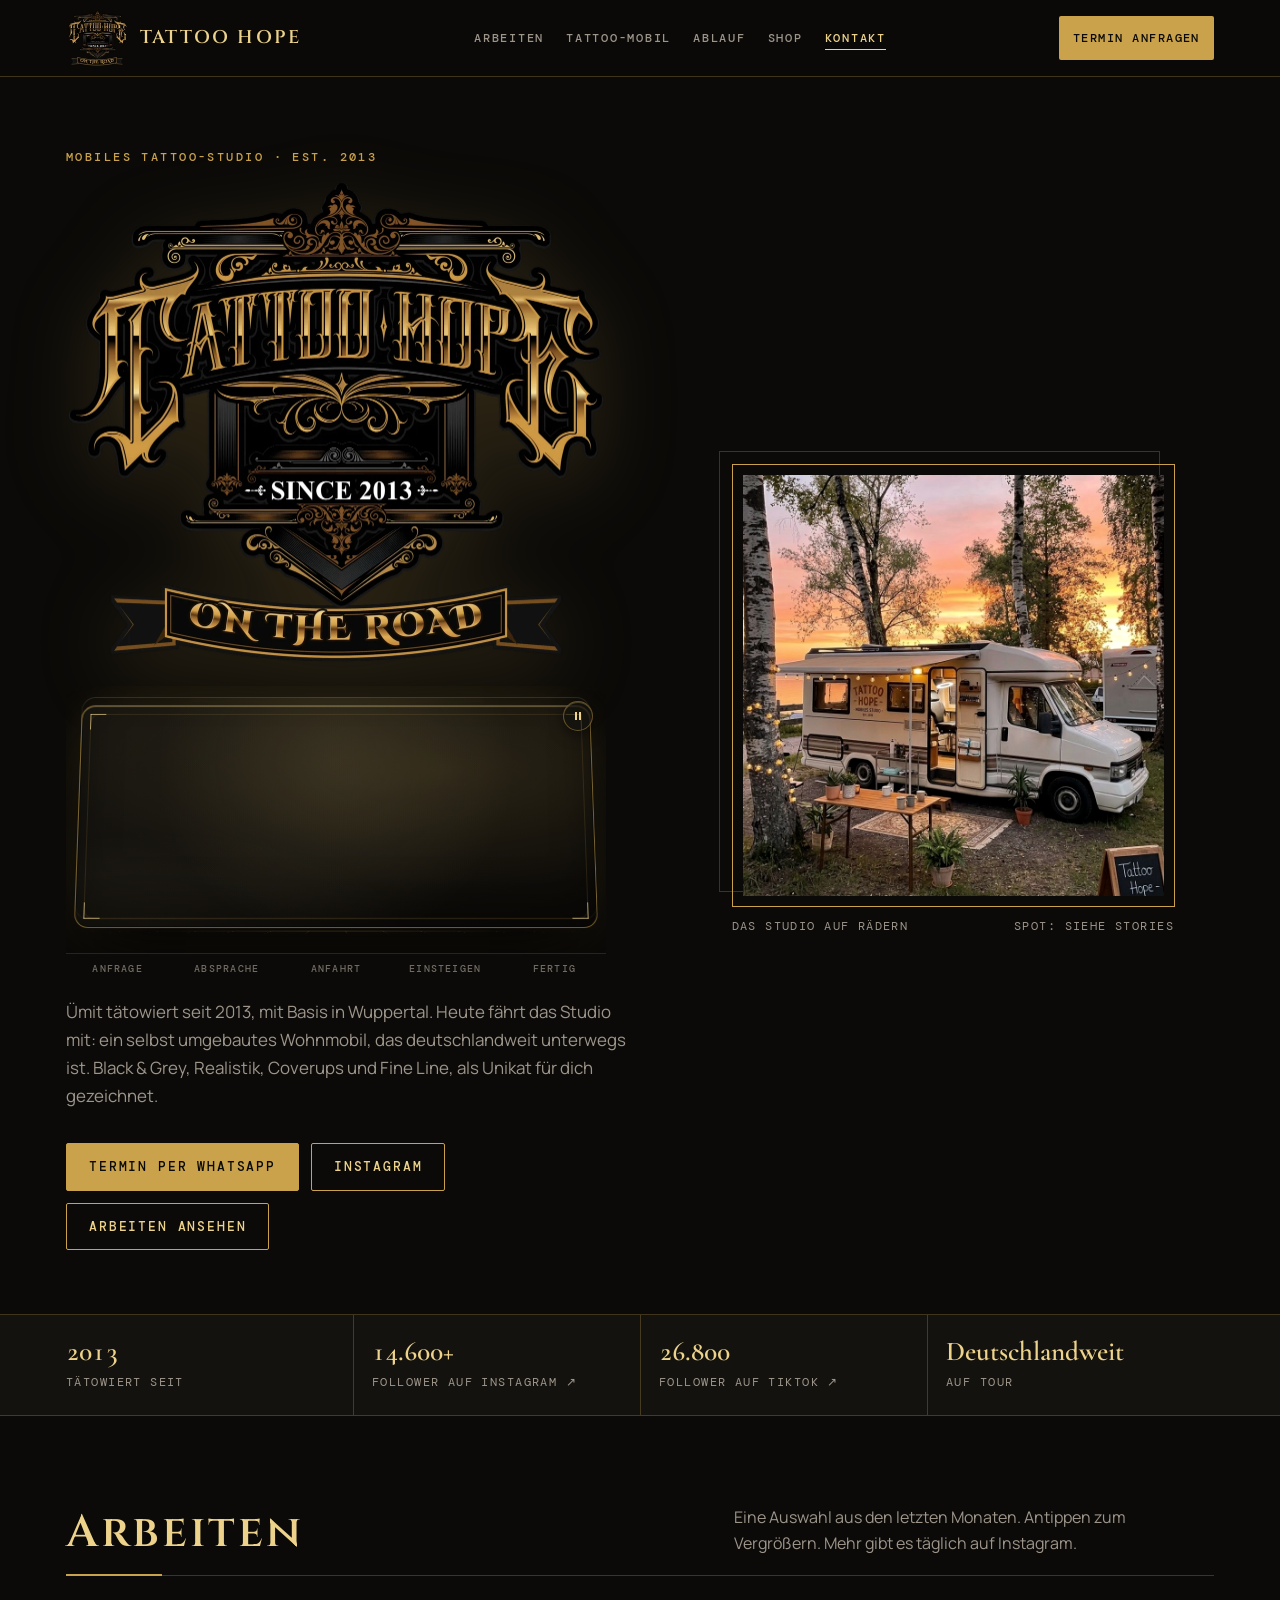
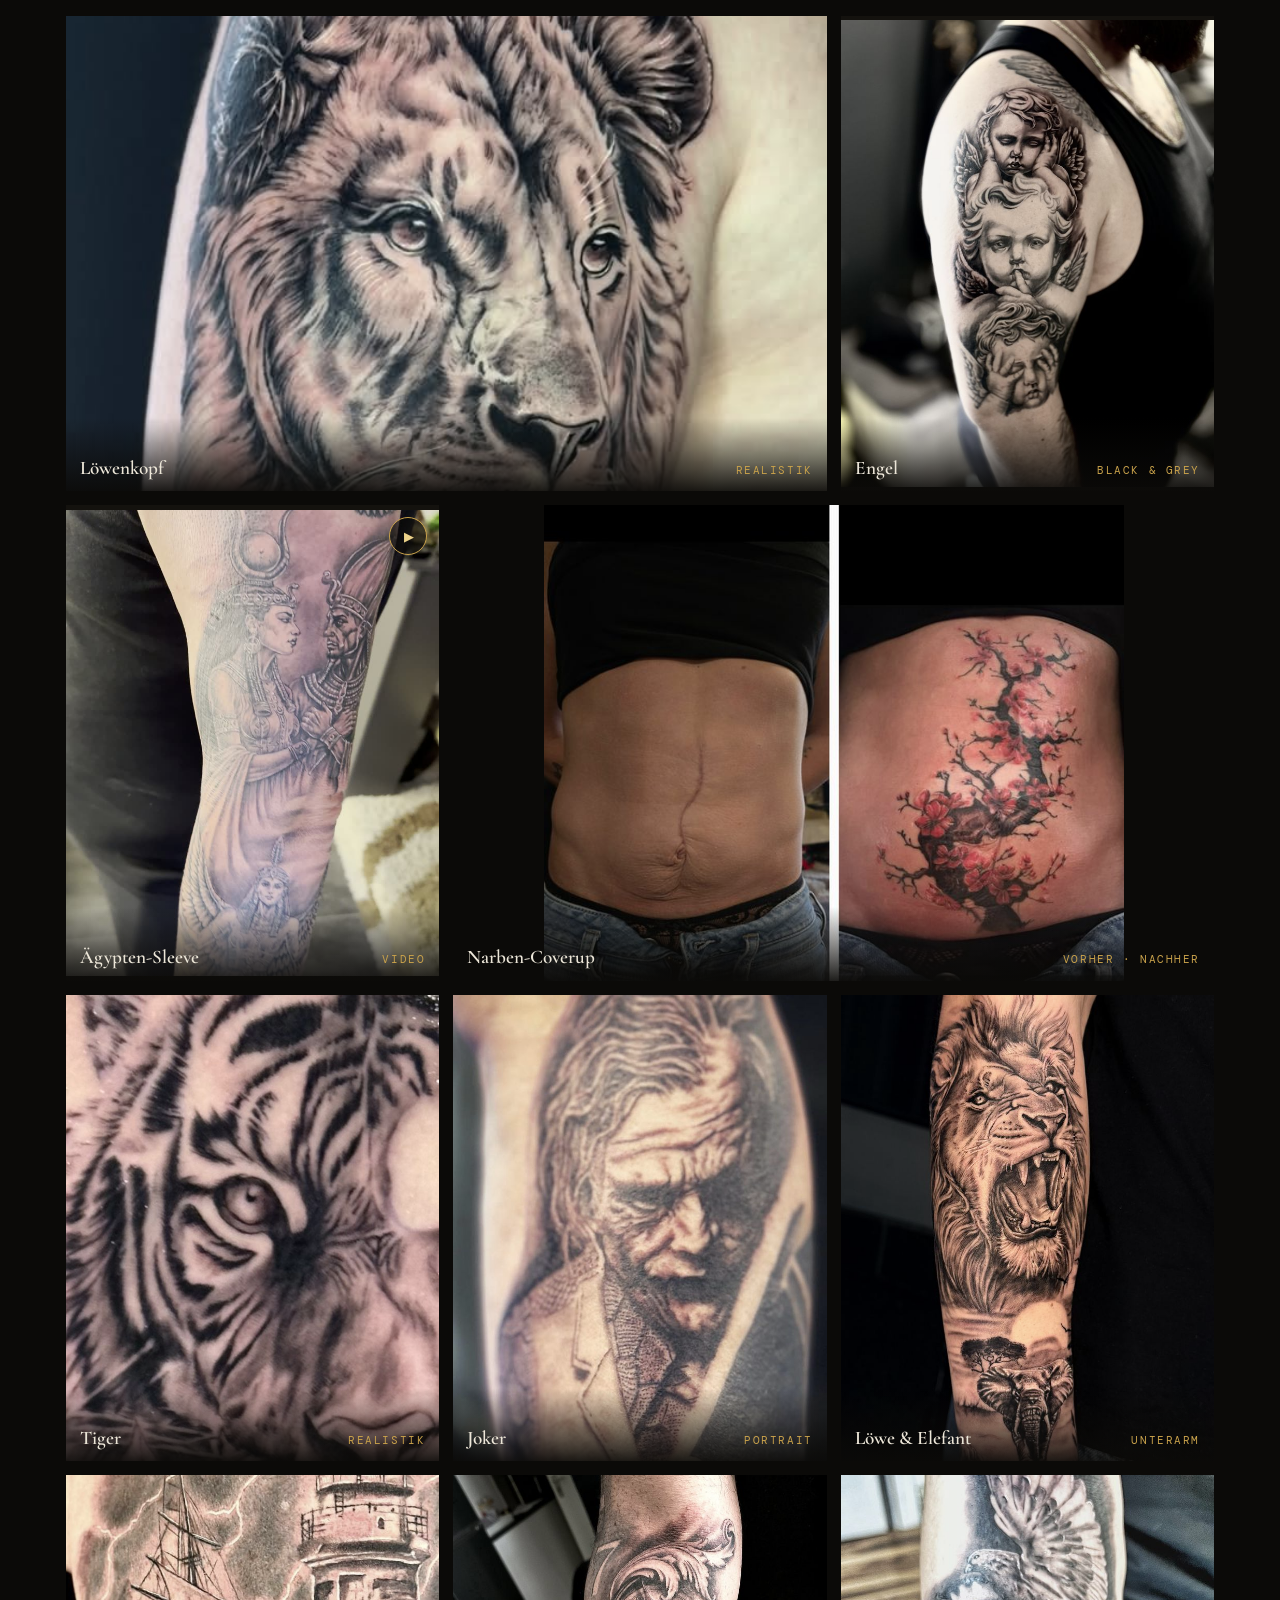
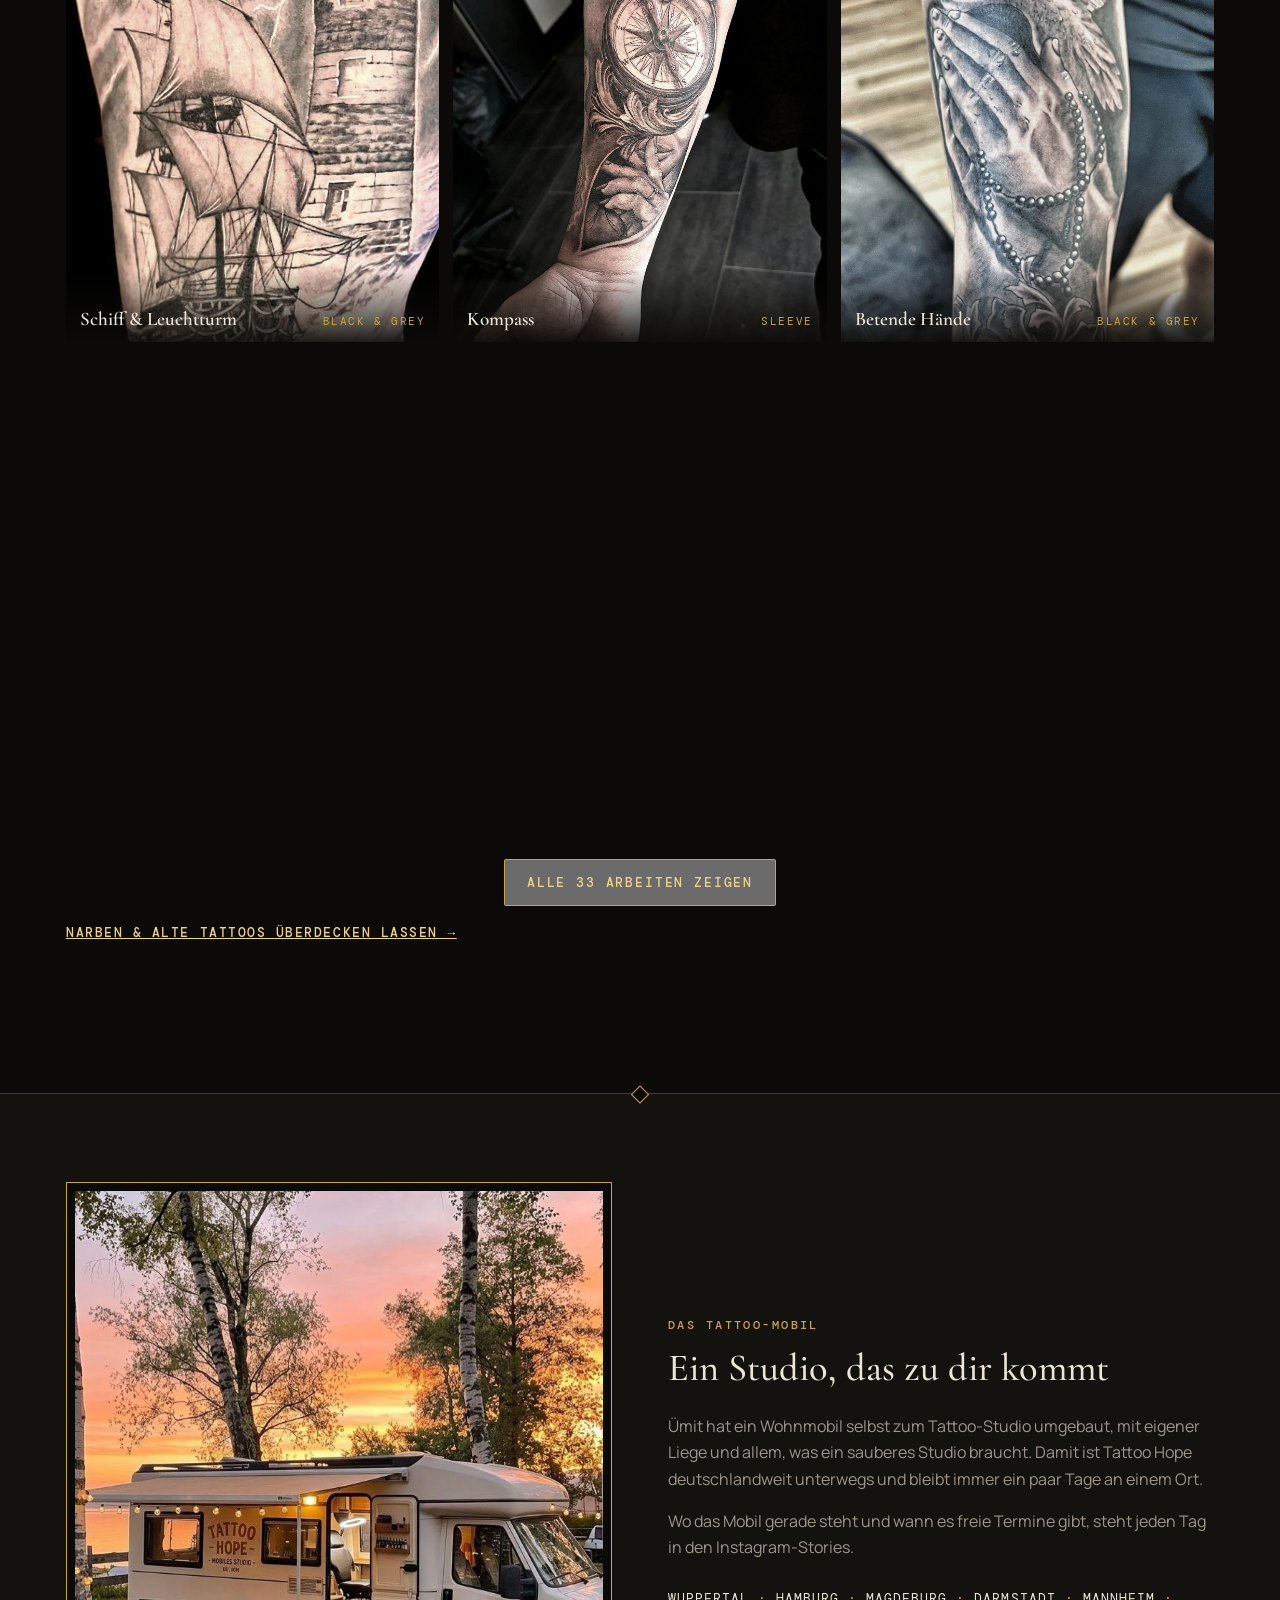
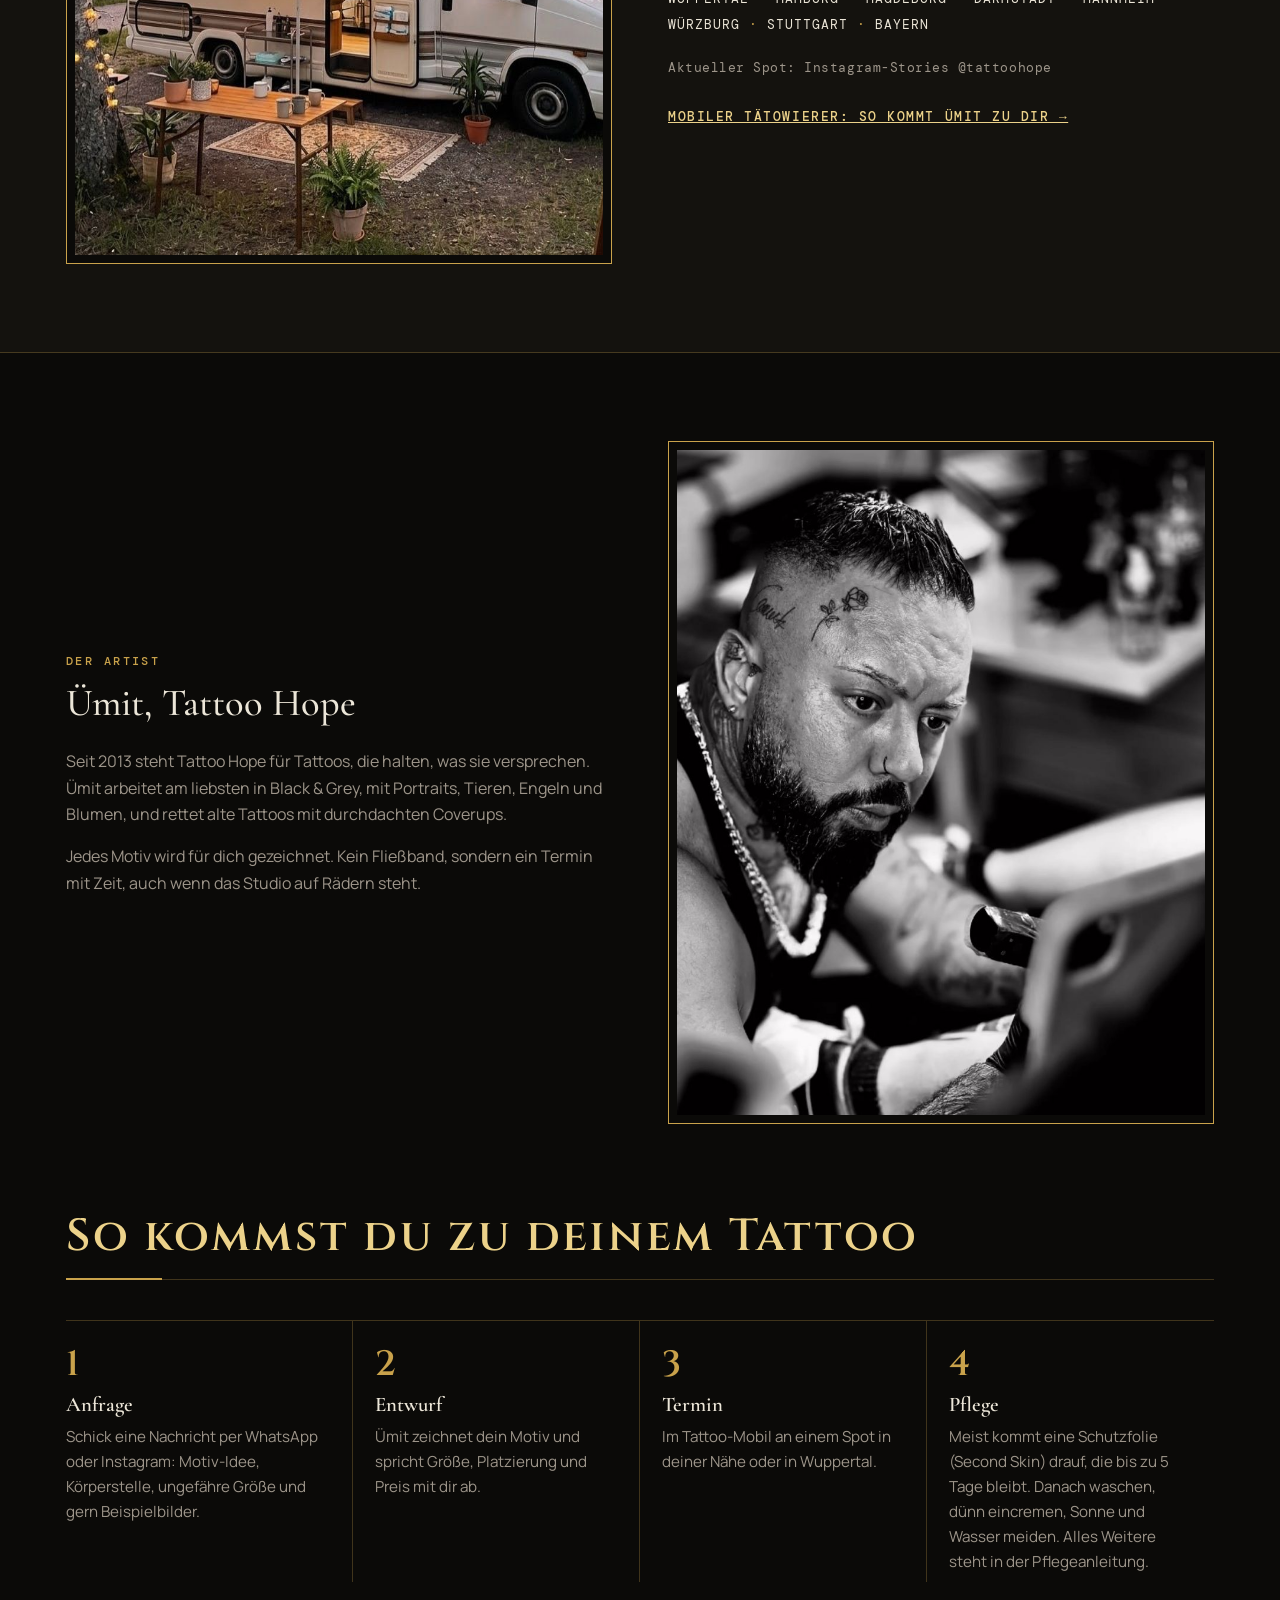
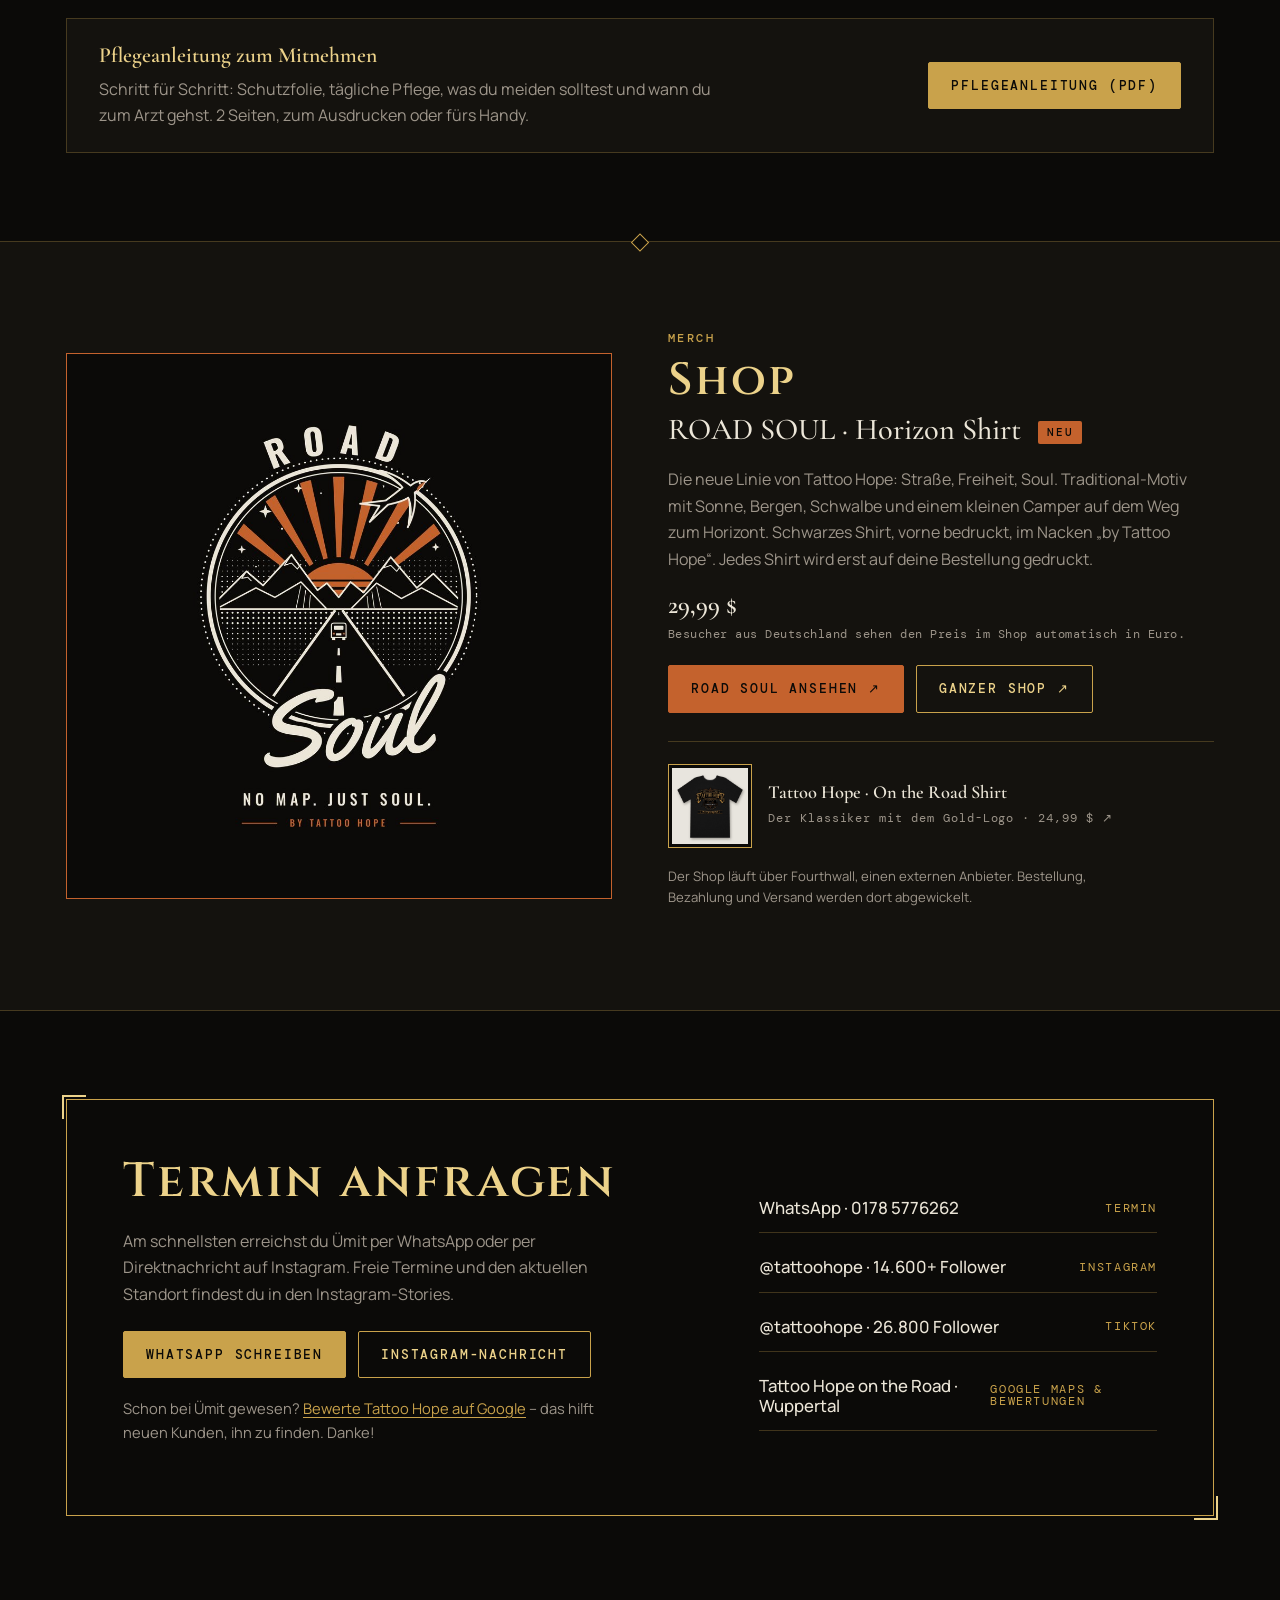
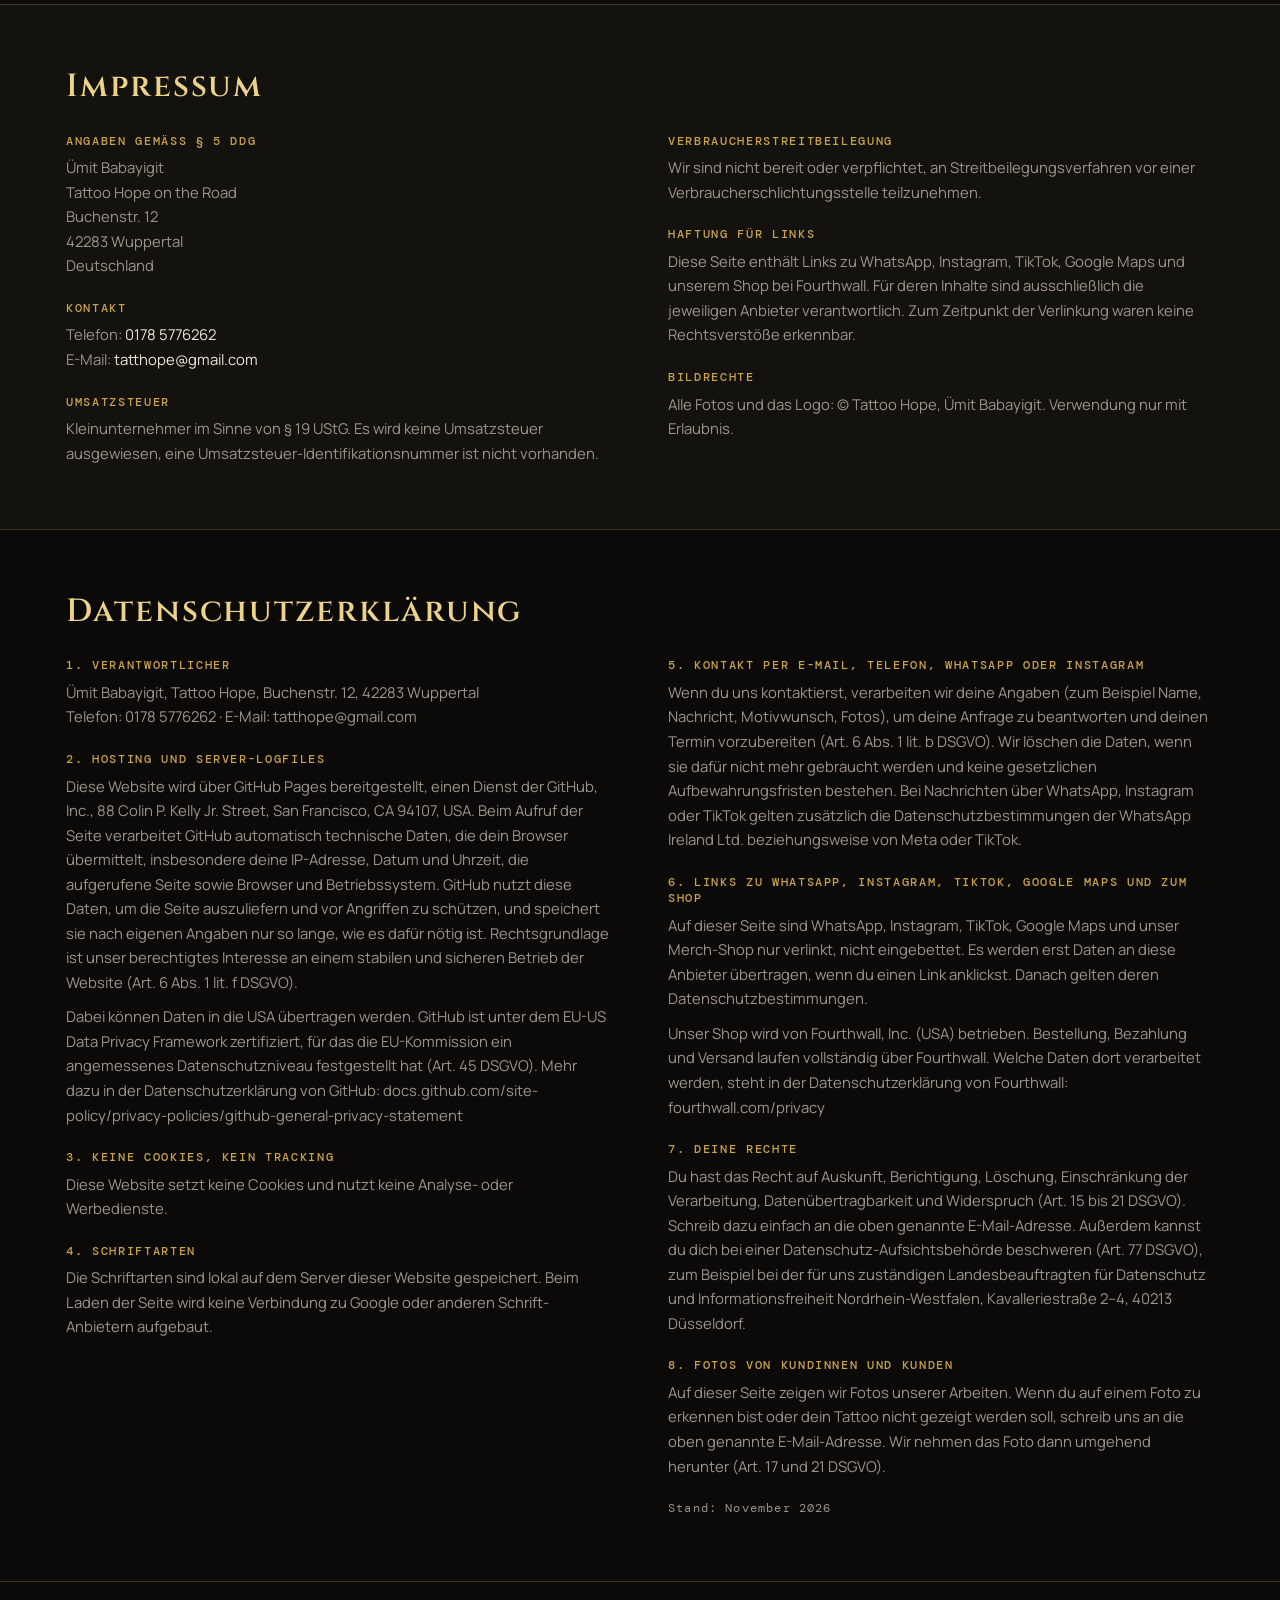
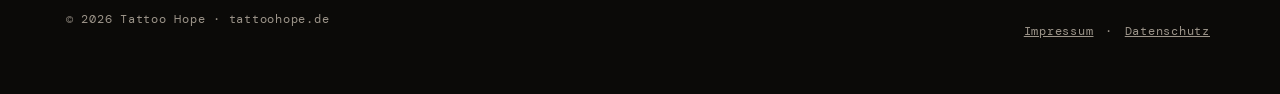
<file: index.html>
<!doctype html>
<html lang="de">
<head>
<meta charset="utf-8">
<meta name="viewport" content="width=device-width,initial-scale=1,viewport-fit=cover">
<title>Tattoo Hope · Tätowierer Wuppertal &amp; mobiles Tattoo-Studio seit 2013</title>
<meta name="description" content="Tätowierer seit 2013 aus Wuppertal, mit eigenem Tattoo-Mobil deutschlandweit auf Tour. Black &amp; Grey, Realistik, Portraits, Coverups, Fine Line. Jetzt Termin anfragen.">
<link rel="canonical" href="https://tattoohope.de/">
<meta name="robots" content="index,follow,max-image-preview:large">
<meta name="author" content="Ümit Babayigit">
<meta property="og:type" content="website">
<meta property="og:locale" content="de_DE">
<meta property="og:site_name" content="Tattoo Hope">
<meta property="og:title" content="Tattoo Hope on the Road · Tätowierer aus Wuppertal">
<meta property="og:description" content="Mobiles Tattoo-Studio im Wohnmobil, seit 2013. Black &amp; Grey, Realistik, Portraits, Coverups. Deutschlandweit auf Tour.">
<meta property="og:image" content="https://tattoohope.de/img/tattoomobil.jpg">
<meta property="og:image:width" content="928">
<meta property="og:image:height" content="928">
<meta property="og:image:alt" content="Das Tattoo-Mobil von Tattoo Hope bei Sonnenuntergang">
<meta property="og:url" content="https://tattoohope.de/">
<meta name="twitter:card" content="summary_large_image">
<meta name="theme-color" content="#0b0a08">
<link rel="icon" href="img/favicon.png" sizes="64x64" type="image/png">
<link rel="apple-touch-icon" href="img/apple-touch-icon.png">
<link rel="preload" as="image" href="img/logo_1080.webp" fetchpriority="high">
<link rel="stylesheet" href="fonts/fonts.css">
<script type="application/ld+json">
{
  "@context": "https://schema.org",
  "@graph": [
    {
      "@type": "TattooParlor",
      "@id": "https://tattoohope.de/#studio",
      "name": "Tattoo Hope on the Road",
      "alternateName": "Tattoo Hope",
      "url": "https://tattoohope.de/",
      "logo": "https://tattoohope.de/img/logo_1080.webp",
      "image": ["https://tattoohope.de/img/tattoomobil.jpg", "https://tattoohope.de/img/artist.jpg"],
      "description": "Mobiles Tattoo-Studio im umgebauten Wohnmobil mit Basis in Wuppertal. Tätowierer Ümit Babayigit arbeitet seit 2013 in Black & Grey, Realistik, Portraits, Coverups, Fine Line und Floral.",
      "telephone": "+49 178 5776262",
      "foundingDate": "2013",
      "hasMap": "https://www.google.com/maps?cid=10850807550342730653",
      "address": {"@type": "PostalAddress", "streetAddress": "Buchenstraße 12", "postalCode": "42283", "addressLocality": "Wuppertal", "addressRegion": "NRW", "addressCountry": "DE"},
      "areaServed": [{"@type": "City", "name": "Wuppertal"}, {"@type": "Country", "name": "Deutschland"}],
      "founder": {"@id": "https://tattoohope.de/#uemit"},
      "knowsAbout": ["Black & Grey Tattoo", "Realistik-Tattoo", "Portrait-Tattoo", "Coverup-Tattoo", "Fine Line Tattoo", "Floral Tattoo", "Custom Tattoo Design"],
      "contactPoint": {"@type": "ContactPoint", "contactType": "Terminanfrage", "telephone": "+49 178 5776262", "url": "https://wa.me/491785776262", "availableLanguage": ["de", "tr"]},
      "sameAs": ["https://www.instagram.com/tattoohope/", "https://www.tiktok.com/@tattoohope", "https://www.google.com/maps?cid=10850807550342730653"]
    },
    {
      "@type": "Person",
      "@id": "https://tattoohope.de/#uemit",
      "name": "Ümit Babayigit",
      "jobTitle": "Tätowierer",
      "worksFor": {"@id": "https://tattoohope.de/#studio"},
      "image": "https://tattoohope.de/img/artist.jpg",
      "knowsLanguage": ["de", "tr"],
      "sameAs": ["https://www.instagram.com/tattoohope/", "https://www.tiktok.com/@tattoohope"]
    }
  ]
}
</script>
<style>:root{padding-top:env(safe-area-inset-top,0px);padding-bottom:env(safe-area-inset-bottom,0px)}body{margin:0}[hidden]{display:none!important}</style>
<style>
/* Layout: one dark gallery wall. Gold only on lines, labels and the wordmark; the tattoos carry the colour. */
:root{
  --ink:#0b0a08;          /* page black */
  --soot:#14120e;         /* raised surface */
  --gold:#c9a24b;         /* main gold */
  --gold-hi:#ecd28a;      /* highlight gold */
  --bone:#ece6d8;         /* text */
  --ash:#9d958a;          /* muted text */
  --line:rgba(201,162,75,.28);
  --f-mark:"Cinzel","Trajan Pro",Georgia,serif;
  --f-head:"Cormorant Garamond","Cormorant",Georgia,serif;
  --f-body:"Manrope",system-ui,-apple-system,"Segoe UI",sans-serif;
  --f-mono:"DM Mono",ui-monospace,Consolas,monospace;
  --wrap:1180px;
  color-scheme:dark;
}
*{box-sizing:border-box}
html{scroll-behavior:smooth}
@media (prefers-reduced-motion:reduce){html{scroll-behavior:auto}*{transition:none!important;animation:none!important}}
body{background:var(--ink);color:var(--bone);font:400 16px/1.65 var(--f-body);-webkit-font-smoothing:antialiased}
body::before{content:"";position:fixed;inset:0 0 auto;height:env(safe-area-inset-top,0px);z-index:30;background:var(--ink)}
a{color:inherit}
img{max-width:100%;height:auto;display:block}
.wrap{max-width:var(--wrap);margin:0 auto;padding-left:max(16px,env(safe-area-inset-left,0px));padding-right:max(16px,env(safe-area-inset-right,0px))}
:focus-visible{outline:2px solid var(--gold-hi);outline-offset:3px}

/* header */
.top{position:sticky;top:env(safe-area-inset-top,0px);z-index:20;background:rgba(11,10,8,.88);backdrop-filter:blur(8px);border-bottom:1px solid var(--line)}
.top .wrap{display:flex;align-items:center;justify-content:space-between;gap:16px;padding-block:10px}
.brand{display:flex;align-items:center;gap:12px;text-decoration:none}
.brand img{width:62px;height:auto}
.brand span{font:600 1.15rem/1 var(--f-mark);color:var(--gold-hi);letter-spacing:.12em;text-transform:uppercase}
@media (max-width:420px){.brand span{display:none}}
.nav{display:flex;gap:22px;flex-wrap:wrap}
.nav a{font:500 .78rem/1 var(--f-mono);letter-spacing:.14em;text-transform:uppercase;text-decoration:none;color:var(--ash);padding-block:8px}
.nav a:hover{color:var(--gold-hi)}
@media (max-width:760px){.nav{display:none}}
.top .cta-sm{font:500 .78rem/1 var(--f-mono);letter-spacing:.12em;text-transform:uppercase;text-decoration:none;color:var(--ink);background:var(--gold);padding:11px 14px;border-radius:2px;white-space:nowrap}
.top .cta-sm:hover{background:var(--gold-hi)}

/* hero */
.hero{position:relative;border-bottom:1px solid var(--line);overflow:hidden}
.hero .wrap{display:grid;grid-template-columns:1.05fr .95fr;gap:48px;align-items:center;padding-block:72px 64px}
.hero-copy{min-width:0}
.eyebrow{font:500 .76rem/1.4 var(--f-mono);letter-spacing:.2em;text-transform:uppercase;color:var(--gold)}
.hero h1{margin:.6em 0 .2em;width:min(100%,540px)}
.hero h1 img{width:100%;height:auto;filter:drop-shadow(0 18px 40px rgba(201,162,75,.18))}
.hero p.lead{max-width:34em;color:var(--ash);font-size:1.06rem;margin:1.3em 0 2em}
.btns{display:flex;gap:12px;flex-wrap:wrap}
.btn{display:inline-flex;align-items:center;gap:10px;font:500 .82rem/1 var(--f-mono);letter-spacing:.14em;text-transform:uppercase;text-decoration:none;padding:16px 22px;border-radius:2px;border:1px solid var(--gold);transition:background .2s,color .2s}
.btn.solid{background:var(--gold);color:var(--ink)}
.btn.solid:hover{background:var(--gold-hi);border-color:var(--gold-hi)}
.btn.ghost{color:var(--gold-hi)}
.btn.ghost:hover{background:rgba(201,162,75,.12)}
.hero-pic{position:relative;min-width:0}
.hero-pic .frame{position:relative;border:1px solid var(--gold);padding:10px}
.hero-pic .frame::after{content:"";position:absolute;inset:-14px 14px 14px -14px;border:1px solid var(--line);z-index:-1}
.hero-pic img{width:100%;aspect-ratio:1/1;object-fit:cover;filter:saturate(.9) contrast(1.05)}
.hero-pic figcaption{margin-top:12px;font:400 .74rem/1.4 var(--f-mono);letter-spacing:.12em;text-transform:uppercase;color:var(--ash);display:flex;justify-content:space-between;gap:12px}
@media (max-width:860px){.hero .wrap{grid-template-columns:1fr;padding-block:44px 48px;gap:36px}}

/* fact strip */
.facts{border-bottom:1px solid var(--line);background:var(--soot)}
.facts .wrap{display:grid;grid-template-columns:repeat(4,1fr)}
.fact{padding:22px 18px;border-left:1px solid var(--line);min-width:0}
.fact:first-child{border-left:0;padding-left:0}
a.fact{text-decoration:none;transition:background .2s}
a.fact:hover{background:rgba(201,162,75,.08)}
a.fact:hover span{color:var(--gold-hi)}
.fact b{display:block;font:600 1.7rem/1.1 var(--f-head);color:var(--gold-hi);font-variant-numeric:tabular-nums}
.fact span{font:400 .74rem/1.4 var(--f-mono);letter-spacing:.12em;text-transform:uppercase;color:var(--ash)}
@media (max-width:760px){.facts .wrap{grid-template-columns:1fr 1fr}.fact:nth-child(3){border-left:0;padding-left:0}.fact{border-top:1px solid var(--line)}.fact:nth-child(-n+2){border-top:0}}

/* sections */
section{padding-block:88px}
.sec-head{display:flex;justify-content:space-between;align-items:end;gap:24px;flex-wrap:wrap;margin-bottom:40px;border-bottom:1px solid var(--line);padding-bottom:18px}
.sec-head h2{margin:0;font:600 clamp(1.8rem,4vw,2.8rem)/1.1 var(--f-mark);color:var(--gold-hi);letter-spacing:.06em;text-wrap:balance}
.sec-head p{margin:0;max-width:30em;color:var(--ash)}

/* gallery */
.gallery{display:grid;grid-template-columns:repeat(3,1fr);gap:14px}
.work{position:relative;margin:0;background:var(--soot);border:0;padding:0;cursor:zoom-in;overflow:hidden;color:inherit;text-align:left}
.work img{width:100%;aspect-ratio:4/5;object-fit:cover;object-position:center 35%;transition:transform .5s ease,filter .5s ease;filter:grayscale(.15)}
.work:hover img,.work:focus-visible img{transform:scale(1.04);filter:none}
.work .cap{position:absolute;left:0;right:0;bottom:0;padding:40px 14px 12px;background:linear-gradient(transparent,rgba(11,10,8,.92));display:flex;justify-content:space-between;align-items:baseline;gap:10px}
.work .cap b{font:600 1.2rem/1.1 var(--f-head);color:var(--bone)}
.work .cap i{font:normal 400 .7rem/1 var(--f-mono);letter-spacing:.14em;text-transform:uppercase;color:var(--gold)}
.work.wide{grid-column:span 2}
.work.wide img{aspect-ratio:8/5}
@media (max-width:860px){.gallery{grid-template-columns:1fr 1fr}.work.wide{grid-column:span 2}}
@media (max-width:480px){.gallery{grid-template-columns:1fr}.work.wide{grid-column:auto}.work.wide img{aspect-ratio:4/5}}
/* Galerie 2026-11-21: Video, Vorher/Nachher, "Alle zeigen" */
.gallery{grid-auto-flow:dense}
.work.fit img{object-fit:contain;object-position:center;background:var(--ink)}
.work.fit:hover img{filter:none}
.work video{width:100%;aspect-ratio:4/5;object-fit:cover;display:block;background:var(--ink)}
.work .play{position:absolute;top:12px;right:12px;width:38px;height:38px;display:grid;place-items:center;border:1px solid var(--gold);border-radius:50%;background:rgba(11,10,8,.65);color:var(--gold-hi);font-size:.8rem;padding-left:2px;pointer-events:none}
.gallery .work.more{display:none}
.gallery.all .work.more{display:block}
.more-wrap{display:flex;justify-content:center;margin-top:28px}
.gallery.all + .more-wrap{display:none}
.lb video{max-height:82vh;max-width:100%;width:auto;border:1px solid var(--gold);background:#000}
@media (max-width:760px){.lb video{max-height:72vh}}
.styles{display:flex;flex-wrap:wrap;gap:8px;margin-top:28px}
.styles span{font:400 .74rem/1 var(--f-mono);letter-spacing:.12em;text-transform:uppercase;border:1px solid var(--line);color:var(--gold-hi);padding:9px 12px;border-radius:2px}

/* road */
.road{background:var(--soot);border-block:1px solid var(--line)}
.split{display:grid;grid-template-columns:1fr 1fr;gap:56px;align-items:center}
.split > *{min-width:0}
.split img{width:100%;aspect-ratio:4/5;object-fit:cover;border:1px solid var(--gold);padding:8px;background:var(--ink)}
.split h3{font:500 clamp(1.7rem,3.2vw,2.4rem)/1.15 var(--f-head);margin:.3em 0 .6em;text-wrap:balance}
.split p{color:var(--ash);max-width:34em}
.stops{list-style:none;padding:0;margin:28px 0 0;display:flex;flex-wrap:wrap;gap:6px 0;font:400 .8rem/1.6 var(--f-mono);letter-spacing:.08em;text-transform:uppercase;color:var(--bone)}
.stops li:not(:last-child)::after{content:"·";color:var(--gold);margin:0 .7em}
.note{margin-top:22px;font:400 .82rem/1.5 var(--f-mono);color:var(--gold);letter-spacing:.04em}
@media (max-width:860px){.split{grid-template-columns:1fr;gap:32px}.split.rev img{order:-1}}

/* steps */
.steps{display:grid;grid-template-columns:repeat(4,1fr);gap:0;border-top:1px solid var(--line)}
.step{padding:26px 22px 8px 0;border-right:1px solid var(--line);min-width:0}
.step + .step{padding-left:22px}
.step:last-child{border-right:0}
.step .n{font:600 2.2rem/1 var(--f-mark);color:var(--gold)}
.step h4{font:600 1.3rem/1.2 var(--f-head);margin:.5em 0 .3em}
.step p{color:var(--ash);margin:0;font-size:.95rem}
@media (max-width:860px){.steps{grid-template-columns:1fr 1fr}.step:nth-child(2){border-right:0}.step:nth-child(3){padding-left:0}.step:nth-child(n+3){border-top:1px solid var(--line)}}
@media (max-width:480px){.steps{grid-template-columns:1fr}.step,.step + .step{padding-left:0;border-right:0}.step + .step{border-top:1px solid var(--line)}}

.care{margin-top:36px;border:1px solid var(--line);background:var(--soot);padding:24px clamp(18px,3vw,32px);display:flex;justify-content:space-between;align-items:center;gap:24px;flex-wrap:wrap}
.care > div{min-width:0;flex:1 1 320px}
.care h4{font:600 1.35rem/1.2 var(--f-head);margin:0 0 .3em;color:var(--gold-hi)}
.care p{margin:0;color:var(--ash);max-width:40em}

/* shop */
.shop{background:var(--soot);border-block:1px solid var(--line);margin-bottom:88px}
.shop-grid{display:grid;grid-template-columns:1fr 1fr;gap:56px;align-items:center}
.shop-grid > *{min-width:0}
.shop-pics{position:relative;padding-right:18%;padding-bottom:12%}
.shop-main{width:100%;height:auto;aspect-ratio:4/5;object-fit:cover;border:1px solid var(--gold);padding:8px;background:var(--ink)}
.shop-flat{position:absolute;right:0;bottom:0;width:44%;height:auto;aspect-ratio:1;object-fit:cover;border:1px solid var(--gold);padding:6px;background:var(--ink)}
.shop-copy h2{margin:.2em 0 .1em;font:600 clamp(1.8rem,4vw,2.8rem)/1.1 var(--f-mark);color:var(--gold-hi);letter-spacing:.06em}
.shop-copy h3{font:500 clamp(1.4rem,2.6vw,1.9rem)/1.2 var(--f-head);margin:.2em 0 .6em}
.shop-copy p{color:var(--ash);max-width:34em}
.shop-copy .price{font:600 1.6rem/1.2 var(--f-head);color:var(--bone);margin:18px 0 0}
.shop-copy .price span{display:block;font:400 .78rem/1.5 var(--f-mono);letter-spacing:.04em;color:var(--ash);margin-top:4px}
.shop-note{margin-top:18px;font-size:.82rem}
@media (max-width:860px){.shop-grid{grid-template-columns:1fr;gap:32px}}

/* contact */
.contact{text-align:left}
.contact .box{border:1px solid var(--gold);padding:clamp(28px,5vw,56px);display:grid;grid-template-columns:1.2fr .8fr;gap:40px;align-items:center;position:relative}
.contact .box > *{min-width:0}
.contact h2{margin:0 0 .4em;font:600 clamp(1.9rem,4.5vw,3rem)/1.1 var(--f-mark);color:var(--gold-hi);letter-spacing:.06em}
.contact p{color:var(--ash);max-width:32em}
.links{display:grid;gap:10px}
.links a{display:flex;justify-content:space-between;align-items:center;gap:12px;text-decoration:none;border-bottom:1px solid var(--line);padding:14px 0;font:500 1.05rem/1.2 var(--f-body)}
.links a small{font:400 .72rem/1 var(--f-mono);letter-spacing:.14em;text-transform:uppercase;color:var(--gold)}
.links a:hover{color:var(--gold-hi)}
.review-hint{margin-top:18px;font-size:.92rem;color:var(--ash)}
.review-hint a{color:var(--gold);text-underline-offset:3px}
.review-hint a:hover{color:var(--gold-hi)}
.more-link{display:inline-block;margin-top:18px;font:500 .8rem/1.4 var(--f-mono);letter-spacing:.12em;text-transform:uppercase;color:var(--gold-hi)}
@media (max-width:760px){.contact .box{grid-template-columns:1fr}}

.legal{border-top:1px solid var(--line);padding-block:64px;background:var(--soot)}
.legal + .legal{background:var(--ink)}
.legal h2{margin:0 0 28px;font:600 clamp(1.5rem,3vw,2rem)/1.1 var(--f-mark);color:var(--gold-hi);letter-spacing:.06em}
.legal-grid{display:grid;grid-template-columns:1fr 1fr;gap:12px 56px}
.legal-grid > div{min-width:0}
.legal h3{margin:22px 0 6px;font:500 .74rem/1.4 var(--f-mono);letter-spacing:.14em;text-transform:uppercase;color:var(--gold)}
.legal-grid > div > h3:first-child{margin-top:0}
.legal p{margin:0;color:var(--ash);font-size:.93rem;max-width:40em;overflow-wrap:anywhere}
.legal .sel{color:var(--bone);user-select:all}
.legal .todo{color:var(--gold-hi);background:rgba(201,162,75,.12);padding:0 4px}
.legal .stand{margin-top:22px;font:400 .74rem/1.4 var(--f-mono);letter-spacing:.1em}
@media (max-width:760px){.legal-grid{grid-template-columns:1fr}.legal-grid > div + div > h3:first-child{margin-top:22px}}
footer{border-top:1px solid var(--line);padding-block:28px 40px;color:var(--ash);font:400 .78rem/1.6 var(--f-mono);letter-spacing:.06em}
footer .wrap{display:flex;justify-content:space-between;gap:16px;flex-wrap:wrap}
footer a{color:var(--ash)}

/* lightbox */
.lb{position:fixed;inset:0;z-index:50;background:rgba(5,5,4,.95);display:grid;place-items:center;padding:max(20px,env(safe-area-inset-top,0px)) max(16px,env(safe-area-inset-right,0px)) max(20px,env(safe-area-inset-bottom,0px)) max(16px,env(safe-area-inset-left,0px))}
.lb figure{margin:0;display:grid;gap:12px;justify-items:center;max-height:100%}
.lb img{max-height:82vh;width:auto;border:1px solid var(--gold)}
.lb figcaption{font:600 1.2rem/1.2 var(--f-head);color:var(--bone)}
.lb button{position:absolute;background:none;border:1px solid var(--line);color:var(--gold-hi);font:400 1.4rem/1 var(--f-body);width:48px;height:48px;cursor:pointer;border-radius:2px}
.lb button:hover{background:rgba(201,162,75,.15)}
.lb .x{top:max(16px,env(safe-area-inset-top,0px));right:max(16px,env(safe-area-inset-right,0px))}
.lb .prev{left:max(16px,env(safe-area-inset-left,0px));top:50%}
.lb .next{right:max(16px,env(safe-area-inset-right,0px));top:50%}

/* ===== Upgrade 2026-11-20: Animationen, Mobil-Menü, ROAD SOUL ===== */
:root{--ease:cubic-bezier(.2,.7,.2,1);--rust:#c4622d}
.vh{position:absolute!important;width:1px;height:1px;overflow:hidden;clip:rect(0 0 0 0);white-space:nowrap}

/* Header: Mobil-Menü als Wischleiste, Schrumpfen, Fortschrittslinie */
.top .progress{position:absolute;left:0;right:0;bottom:-1px;height:2px;background:linear-gradient(90deg,var(--gold),var(--gold-hi));transform:scaleX(0);transform-origin:0 50%;pointer-events:none}
.top{transition:background-color .35s}
.top.is-scrolled{background:rgba(11,10,8,.96)}
.brand img{transition:transform .35s var(--ease);transform-origin:left center}
.top.is-scrolled .brand img{transform:scale(.8)}
.nav a{position:relative}
.nav a::after{content:"";position:absolute;left:0;right:0;bottom:2px;height:1px;background:var(--gold-hi);transform:scaleX(0);transform-origin:left;transition:transform .35s var(--ease)}
.nav a:hover::after,.nav a.on::after{transform:none}
.nav a.on{color:var(--gold-hi)}
@media (max-width:760px){
  .top .wrap{flex-wrap:wrap;row-gap:4px}
  .nav{display:flex;order:3;width:100%;flex-wrap:nowrap;gap:20px;overflow-x:auto;scrollbar-width:none;-webkit-overflow-scrolling:touch;mask-image:linear-gradient(90deg,#000 85%,transparent)}
  .nav::-webkit-scrollbar{display:none}
  .nav a{white-space:nowrap;font-size:.7rem;padding-block:12px}
}

/* Hero-Einstieg */
@keyframes up{from{opacity:0;transform:translateY(18px)}to{opacity:1;transform:none}}
.hero-copy>*,.hero-pic{animation:up .9s var(--ease) both}
.hero-copy>:nth-child(2){animation-delay:.05s}.hero-copy>:nth-child(3){animation-delay:.2s}
.hero-copy>:nth-child(4){animation-delay:.3s}.hero-copy>:nth-child(5){animation-delay:.4s}
.hero-pic{animation-delay:.25s}
.hero-pic .frame{will-change:transform}

/* Goldschimmer übers Logo */
.hero h1{position:relative}
.hero h1::after{content:"";position:absolute;inset:0;-webkit-mask:url(img/logo_1080.webp) center/100% 100% no-repeat;mask:url(img/logo_1080.webp) center/100% 100% no-repeat;background:linear-gradient(105deg,transparent 42%,rgba(255,240,200,.95) 50%,transparent 58%) 150% 0/250% 100% no-repeat;mix-blend-mode:overlay;animation:shine 9s 1.8s infinite;pointer-events:none}
@keyframes shine{0%{background-position:150% 0}18%,100%{background-position:-50% 0}}

/* Scroll-Reveal */
.js .rv{opacity:0;transform:translateY(26px);transition:opacity .8s var(--ease) var(--d,0ms),transform .8s var(--ease) var(--d,0ms)}
.js .rv.in{opacity:1;transform:none}

/* Goldlinie unter Abschnitts-Überschriften */
.sec-head{position:relative}
.sec-head::after{content:"";position:absolute;left:0;bottom:-1px;width:96px;height:2px;background:var(--gold);transform-origin:left;transition:transform 1.1s var(--ease) .3s}
.js .sec-head.rv::after{transform:scaleX(0)}.js .sec-head.in::after{transform:none}

/* Galerie: Zoom nur mit Maus, Goldrahmen */
.work img{transition:transform .8s var(--ease),filter .5s}
.work:hover img{transform:none;filter:grayscale(.15)}
.work::after{content:"";position:absolute;inset:10px;border:1px solid var(--gold-hi);opacity:0;transform:scale(1.03);transition:opacity .4s,transform .5s var(--ease);pointer-events:none}
.work .cap{transition:padding .4s var(--ease)}
@media (hover:hover){
  .work:hover img,.work:focus-visible img{transform:scale(1.05);filter:none}
  .work:hover::after,.work:focus-visible::after{opacity:.75;transform:none}
  .work:hover .cap{padding-bottom:20px}
}
.work:focus-visible img{filter:none}

/* Buttons: Glanz beim Hover, Drück-Effekt */
.btn,.top .cta-sm{position:relative;overflow:hidden;transition:background .2s,color .2s,border-color .2s,transform .15s}
.btn:active,.top .cta-sm:active{transform:translateY(1px) scale(.98)}
.btn.solid::before,.top .cta-sm::before{content:"";position:absolute;inset:0;background:linear-gradient(105deg,transparent 35%,rgba(255,244,210,.55) 50%,transparent 65%);transform:translateX(-120%);transition:transform .7s var(--ease);pointer-events:none}
@media (hover:hover){.btn.solid:hover::before,.top .cta-sm:hover::before{transform:translateX(120%)}}
.btn svg{width:16px;height:16px;flex:none}

/* Fakten: Text passt auf schmale Handys */
.fact b{font-size:clamp(1.2rem,5vw,1.7rem);overflow-wrap:anywhere}
a.fact{padding-left:18px}
.fact:first-child{padding-left:0}
@media (max-width:760px){a.fact:nth-child(3){padding-left:0}}

/* Ethno-Trenner + Eckklammern */
.road,.shop{position:relative}
.road::before,.shop::before{content:"";position:absolute;top:-6px;left:50%;width:11px;height:11px;transform:translateX(-50%) rotate(45deg);border:1px solid var(--gold);background:var(--ink);z-index:1}
.contact .box::before,.contact .box::after{content:"";position:absolute;width:22px;height:22px;pointer-events:none}
.contact .box::before{top:-5px;left:-5px;border-top:2px solid var(--gold-hi);border-left:2px solid var(--gold-hi)}
.contact .box::after{bottom:-5px;right:-5px;border-bottom:2px solid var(--gold-hi);border-right:2px solid var(--gold-hi)}

/* Lightbox */
.lb:not([hidden]){animation:fade .25s ease-out}
.lb img{animation:zoomIn .35s var(--ease)}
@keyframes fade{from{opacity:0}}
@keyframes zoomIn{from{opacity:0;transform:scale(.96)}}
.lb .prev,.lb .next{transform:translateY(-50%)}
@media (max-width:760px){.lb img{max-height:72vh}.lb .prev,.lb .next{top:auto;bottom:max(20px,env(safe-area-inset-bottom,0px));transform:none}}

/* Shop: ROAD SOUL */
.shop-pics.rs{padding:0}
.rs-motif{width:100%;height:auto;aspect-ratio:1;object-fit:cover;border:1px solid var(--rust);padding:8px;background:var(--ink)}
.badge{display:inline-block;font:500 .7rem/1 var(--f-mono);letter-spacing:.16em;text-transform:uppercase;color:var(--ink);background:var(--rust);padding:6px 9px;border-radius:2px;margin-left:10px;vertical-align:middle}
.btn.rust{background:var(--rust);border-color:var(--rust);color:var(--ink)}
.btn.rust:hover{background:#d8783f;border-color:#d8783f}
.also{display:flex;gap:16px;align-items:center;margin-top:28px;padding-top:22px;border-top:1px solid var(--line);text-decoration:none}
.also img{width:84px;height:84px;object-fit:cover;border:1px solid var(--gold);padding:3px;background:var(--ink);flex:none}
.also b{display:block;font:600 1.15rem/1.2 var(--f-head);color:var(--bone)}
.also span{font:400 .74rem/1.4 var(--f-mono);letter-spacing:.08em;color:var(--ash)}
.also:hover b{color:var(--gold-hi)}

/* QA-Fixes: kein seitliches Scrollen, Tap-Flächen, Überschriften */
.legal h2{font-size:clamp(1.2rem,6vw,2rem);overflow-wrap:anywhere;hyphens:auto}
@media (max-width:360px){.steps-mini li{font-size:.5rem;letter-spacing:0}}
.top .cta-sm{min-height:44px;display:inline-flex;align-items:center}
footer a{display:inline-block;padding:12px 4px}
.lb button{background:rgba(11,10,8,.7)}
.lb figure{cursor:zoom-out}.lb img{cursor:default}
.split h2{font:500 clamp(1.7rem,3.2vw,2.4rem)/1.15 var(--f-head);margin:.3em 0 .6em;text-wrap:balance}
.step h3{font:600 1.3rem/1.2 var(--f-head);margin:.5em 0 .3em}
.care h3{font:600 1.35rem/1.2 var(--f-head);margin:0 0 .3em;color:var(--gold-hi)}
@media (prefers-reduced-motion:reduce){.hero h1::after{display:none}}
/* =====================================================================
   STORY 3D – Entwurf A "3D-Bühne / Produktfilm"
   Alles unter .story3d. 5 Szenen, 18 s Loop, jede Szene besitzt 20 %.
   Zeitachse: jedes animierte Element erbt --d (Szenen-Offset) und
   schreibt seine Keyframes in Szenen-lokaler Zeit (0–22 % von 18 s).
   ===================================================================== */
.story3d{
  --T:18s;--d:0s;
  --s3-bg:#0b0a08;--s3-surface:#14120e;--s3-gold:#c9a24b;--s3-gold-hi:#ecd28a;
  --s3-text:#ece6d8;--s3-muted:#9d958a;--s3-line:rgba(236,230,216,.12);
  position:relative;width:min(100%,540px);margin:22px 0 0;padding:0;
  overflow:hidden;font-family:'Manrope',system-ui,sans-serif;color:var(--s3-text);
  -webkit-tap-highlight-color:transparent
}
.story3d *,.story3d *::before,.story3d *::after{box-sizing:border-box}

/* Bühne */
.story3d .s3-viewport{position:relative;padding:14px 12px 30px;perspective:1100px;perspective-origin:50% 18%;overflow:hidden}
.story3d .s3-tilt,.story3d .s3-sway,.story3d .s3-card,.story3d .s3-scene,.story3d .s3-dust{transform-style:preserve-3d}
.story3d .s3-tilt{position:relative;transform:rotateX(9deg);will-change:transform}
.story3d .s3-sway{position:relative}
.story3d .s3-card{position:relative;aspect-ratio:500/216}

/* Glasplatte mit Goldkante (Dicke = edge hinter face) */
.story3d .s3-edge,.story3d .s3-face{position:absolute;inset:0;border-radius:14px}
.story3d .s3-edge{transform:translateZ(-52px) scale(1.047);
  background:linear-gradient(180deg,#6d5427 0%,#2a2010 45%,#100d08 100%);
  box-shadow:0 34px 60px -18px rgba(0,0,0,.95),0 0 60px -12px rgba(201,162,75,.25)}
.story3d .s3-face{transform:translateZ(-40px) scale(1.036);
  background:
    radial-gradient(120% 90% at 70% 30%,rgba(201,162,75,.12),transparent 60%),
    radial-gradient(80% 70% at 15% 100%,rgba(236,210,138,.06),transparent 60%),
    linear-gradient(160deg,#1c1913 0%,#14120e 50%,#0d0b08 100%);
  border:1px solid rgba(201,162,75,.5);
  box-shadow:inset 0 1px 0 rgba(236,210,138,.35),inset 0 -24px 40px rgba(0,0,0,.45),inset 0 0 0 1px rgba(0,0,0,.35)}
.story3d .s3-face::before{content:"";position:absolute;inset:8px;border-radius:9px;border:1px solid rgba(201,162,75,.14)}
.story3d .s3-face::after{content:"";position:absolute;inset:8px;
  --c:rgba(236,210,138,.7);
  background:
    linear-gradient(var(--c),var(--c)) left top/16px 1px no-repeat,linear-gradient(var(--c),var(--c)) left top/1px 16px no-repeat,
    linear-gradient(var(--c),var(--c)) right top/16px 1px no-repeat,linear-gradient(var(--c),var(--c)) right top/1px 16px no-repeat,
    linear-gradient(var(--c),var(--c)) left bottom/16px 1px no-repeat,linear-gradient(var(--c),var(--c)) left bottom/1px 16px no-repeat,
    linear-gradient(var(--c),var(--c)) right bottom/16px 1px no-repeat,linear-gradient(var(--c),var(--c)) right bottom/1px 16px no-repeat}

/* Spiegelnder Boden */
.story3d .s3-floor{position:absolute;left:-25%;width:150%;top:100%;height:260px;transform-origin:50% 0;
  transform:translateY(6px) rotateX(90deg);pointer-events:none;
  background:
    radial-gradient(40% 32% at 50% 0%,rgba(201,162,75,.30),transparent 70%),
    repeating-linear-gradient(90deg,rgba(201,162,75,.16) 0 1px,transparent 1px 36px),
    repeating-linear-gradient(0deg,rgba(201,162,75,.16) 0 1px,transparent 1px 36px);
  -webkit-mask-image:radial-gradient(55% 75% at 50% 0%,#000 10%,transparent 75%);
          mask-image:radial-gradient(55% 75% at 50% 0%,#000 10%,transparent 75%)}

/* Szenen + Tiefenebenen */
.story3d .s3-scene{position:absolute;inset:0;--d:calc(var(--i) * var(--T) / 5)}
.story3d .s3-l{position:absolute;inset:0;width:100%;height:100%;display:block;opacity:0}
.story3d .s3-back{transform:translateZ(-22px) scale(1.02)}
.story3d .s3-front{transform:translateZ(42px) scale(.962)}
.story3d .s3-cap{position:absolute;left:6.4%;top:9%;transform:translateZ(28px) scale(.975);transform-origin:0 0;opacity:0;
  display:flex;flex-direction:column;gap:2px;pointer-events:none;text-shadow:0 2px 12px rgba(0,0,0,.8)}
.story3d .s3-num{display:flex;align-items:center;gap:8px;font:600 .62rem/1 'Cinzel',serif;letter-spacing:.24em;color:var(--s3-gold)}
.story3d .s3-num::after{content:"";width:22px;height:1px;background:linear-gradient(90deg,var(--s3-gold),transparent)}
.story3d .s3-ttl{font:600 1.32rem/1.05 'Cormorant Garamond',serif;color:var(--s3-text);letter-spacing:.01em}
.story3d .s3-sub{font:500 .66rem/1.3 'Manrope',sans-serif;color:var(--s3-muted);max-width:15em}

/* Glasscheibe vorne: Lichtstreifen + Spiegelung (folgt der Maus) */
.story3d .s3-glass{position:absolute;inset:0;border-radius:14px;overflow:hidden;pointer-events:none;
  transform:translateZ(54px) scale(.951);
  box-shadow:inset 0 1px 0 rgba(255,255,255,.07),inset 0 0 0 1px rgba(236,210,138,.06)}
.story3d .s3-sweep{position:absolute;top:-30%;bottom:-30%;left:0;width:38%;
  background:linear-gradient(100deg,transparent 0%,rgba(236,210,138,.0) 30%,rgba(236,210,138,.16) 50%,rgba(236,210,138,0) 70%,transparent 100%);
  transform:translateX(-120%) skewX(-14deg);will-change:transform;
  animation:s3-sweep calc(var(--T) / 5) cubic-bezier(.5,0,.3,1) infinite}
.story3d .s3-spec{position:absolute;left:50%;top:30%;width:70%;aspect-ratio:1;margin:-35% 0 0 -35%;border-radius:50%;
  background:radial-gradient(closest-side,rgba(236,210,138,.10),transparent);will-change:transform}

/* Goldstaub in verschiedenen Tiefen */
.story3d .s3-dust{position:absolute;inset:0;pointer-events:none}
.story3d .s3-dust i{position:absolute;width:3px;height:3px;border-radius:50%;background:var(--s3-gold-hi);
  box-shadow:0 0 6px 1px rgba(236,210,138,.55);opacity:0;
  transform:translate3d(0,0,var(--z));animation:s3-dust var(--t,9s) ease-in-out infinite;animation-delay:var(--dl,0s)}

/* SVG-Grafik */
.story3d svg text{font-family:'Manrope',sans-serif}
.story3d .ln{fill:none;stroke:var(--s3-gold);stroke-width:1.6;stroke-linecap:round;stroke-linejoin:round}
.story3d .ln-hi{fill:none;stroke:var(--s3-gold-hi);stroke-width:1.8;stroke-linecap:round;stroke-linejoin:round}
.story3d .ln-soft{fill:none;stroke:rgba(201,162,75,.35);stroke-width:1.2}
.story3d .glass{fill:url(#s3d-glass);stroke:var(--s3-gold);stroke-width:1.4}
.story3d .goldfill{fill:url(#s3d-gold)}
.story3d .cap{font:500 9.5px 'DM Mono',monospace;letter-spacing:.2em;fill:var(--s3-muted);text-anchor:middle}
.story3d .msg{font-size:14.5px;font-weight:500;fill:var(--s3-text)}
.story3d .msg-d{font-size:14.5px;font-weight:700;fill:#17130b}
.story3d .mono{font:500 10.5px 'DM Mono',monospace;letter-spacing:.08em;fill:var(--s3-gold-hi);text-anchor:middle}
.story3d .chip{font:500 8.5px 'DM Mono',monospace;letter-spacing:.16em;fill:var(--s3-text);text-anchor:middle}
.story3d .mark{font:600 30px 'Cinzel',serif;fill:var(--s3-gold-hi);text-anchor:middle}
.story3d .draw{stroke-dasharray:1 1;stroke-dashoffset:1}

/* Gemeinsame Zeitachse */
.story3d .s3-scene,.story3d .s3-scene>.s3-l,.story3d .s3-scene>.s3-cap,.story3d .a,
.story3d .s3-steps b,.story3d .s3-steps li::before{
  animation-duration:var(--T);animation-delay:var(--d);animation-iteration-count:infinite;
  animation-fill-mode:both;animation-timing-function:cubic-bezier(.55,0,.25,1)}
.story3d .a{transform-box:fill-box;transform-origin:center}
.story3d .s3-scene{animation-name:s3-scene;will-change:transform}
.story3d .s3-scene>.s3-l,.story3d .s3-scene>.s3-cap{animation-name:s3-fade}

@keyframes s3-scene{
  0%{transform:translate3d(30%,0,-200px) rotateY(-62deg)}
  3.6%{transform:translate3d(0,0,0) rotateY(0)}
  18%{transform:translate3d(0,0,0) rotateY(0)}
  22%,100%{transform:translate3d(-30%,0,-200px) rotateY(62deg)}
}
@keyframes s3-fade{0%{opacity:0}3%,18.4%{opacity:1}21.6%,100%{opacity:0}}
@keyframes s3-sweep{0%,8%{transform:translateX(-120%) skewX(-14deg)}42%,100%{transform:translateX(320%) skewX(-14deg)}}
@keyframes s3-dust{0%{opacity:0;transform:translate3d(0,14px,var(--z))}30%,70%{opacity:var(--o,.7)}100%{opacity:0;transform:translate3d(6px,-26px,var(--z))}}
@keyframes s3-sway{0%{transform:rotateY(-7deg) rotateX(1.5deg)}100%{transform:rotateY(7deg) rotateX(-1.5deg)}}

/* --- Szene 1: Anfrage --- */
.story3d .s1-typing{animation-name:s1-pop}
.story3d .s1-sent{animation-name:s1-sent}
.story3d .s1-dot{animation-name:s1-dot;transform-origin:center}
.story3d .s1-dot:nth-child(2){animation-delay:calc(var(--d) + .12s)}
.story3d .s1-dot:nth-child(3){animation-delay:calc(var(--d) + .24s)}
.story3d .s1-env{animation-name:s1-env}
.story3d .s1-trail{animation-name:s1-trail}
.story3d .s1-ring{animation-name:s1-ring}
.story3d .s1-medal{animation-name:s1-medal}
@keyframes s1-pop{0%,2.5%{transform:scale(0);opacity:0}4%{transform:scale(1.1);opacity:1}5%,6%{transform:scale(1);opacity:1}7%,100%{transform:scale(.9);opacity:0}}
@keyframes s1-dot{0%,3%{transform:translateY(0)}3.6%{transform:translateY(-2px)}4.2%,100%{transform:translateY(0)}}
@keyframes s1-sent{0%,6%{transform:translateY(8px) scale(.6);opacity:0}7.5%,100%{transform:none;opacity:1}}
@keyframes s1-trail{0%,7%{stroke-dashoffset:1}13.5%,100%{stroke-dashoffset:0}}
@keyframes s1-env{
  0%,7%{transform:translate(0,0) rotate(-18deg) scale(.4);opacity:0}
  7.8%{transform:translate(8px,-8px) rotate(-18deg) scale(1);opacity:1}
  9.2%{transform:translate(40px,-34px) rotate(-12deg) scale(1.1)}
  10.6%{transform:translate(84px,-50px) rotate(0deg) scale(1.15)}
  12%{transform:translate(124px,-36px) rotate(14deg) scale(1.05)}
  13.4%{transform:translate(152px,-2px) rotate(22deg) scale(.6);opacity:1}
  14%,100%{transform:translate(152px,-2px) rotate(22deg) scale(.3);opacity:0}}
@keyframes s1-ring{0%,13.2%{transform:scale(1);opacity:0}13.6%{opacity:.9}17%,100%{transform:scale(1.7);opacity:0}}
@keyframes s1-medal{0%,13%{transform:scale(1)}14%{transform:scale(1.08)}15.5%,100%{transform:scale(1)}}

/* --- Szene 2: Absprache --- */
.story3d .s2-b1{animation-name:s2-b1}
.story3d .s2-b2{animation-name:s2-b2}
.story3d .s2-cal{animation-name:s2-cal}
.story3d .s2-tick{animation-name:s2-tick}
.story3d .s2-chip{animation-name:s2-chip}
.story3d .s2-chip.c2{animation-delay:calc(var(--d) + .3s)}
.story3d .s2-chip.c3{animation-delay:calc(var(--d) + .6s)}
@keyframes s2-b1{0%,2.5%{transform:translateY(12px) scale(.85);opacity:0}5%,100%{transform:none;opacity:1}}
@keyframes s2-b2{0%,6.5%{transform:translateY(12px) scale(.85);opacity:0}9%,100%{transform:none;opacity:1}}
@keyframes s2-cal{0%,10%{transform:translateY(-10px) rotate(-8deg) scale(.7);opacity:0}12.4%{transform:rotate(2deg) scale(1.04);opacity:1}13.4%,100%{transform:none;opacity:1}}
@keyframes s2-tick{0%,13%{stroke-dashoffset:1}15%,100%{stroke-dashoffset:0}}
@keyframes s2-chip{0%,13%{transform:translateY(6px);opacity:0}14.6%,100%{transform:none;opacity:1}}

/* --- Szene 3: Anfahrt --- */
.story3d .s3-drive{animation-name:s3-drive;transform-box:view-box;transform-origin:0 0}
.story3d .s3-wheel{animation-name:s3-wheel}
.story3d .s3-sky{animation-name:s3-sky;animation-timing-function:linear;transform-box:view-box}
.story3d .s3-dash{animation-name:s3-dash;transform-box:view-box}
.story3d .s3-posts{animation-name:s3-posts;transform-box:view-box}
.story3d .s3-pin{animation-name:s3-pin}
.story3d .s3-beam{animation-name:s3-beam}
@keyframes s3-drive{0%,1.5%{transform:translateX(-340px)}12%{transform:translateX(4px)}13%{transform:translateX(0) translateY(-1px)}14%,100%{transform:none}}
@keyframes s3-wheel{0%,1.5%{transform:rotate(0)}12%,100%{transform:rotate(900deg)}}
@keyframes s3-sky{0%{transform:translateX(0)}22%,100%{transform:translateX(-80px)}}
@keyframes s3-dash{0%,1.5%{transform:translateX(0)}12%,100%{transform:translateX(-480px)}}
@keyframes s3-posts{0%,1.5%{transform:translateX(0)}12%,100%{transform:translateX(-720px)}}
@keyframes s3-pin{0%,11.5%{transform:translateY(-34px);opacity:0}13.2%{transform:translateY(2px);opacity:1}14%,100%{transform:none;opacity:1}}
@keyframes s3-beam{0%,4%{opacity:0}8%,100%{opacity:1}}

/* --- Szene 4: Einsteigen --- */
.story3d .s4-door{animation-name:s4-door;transform-origin:left center}
.story3d .s4-light{animation-name:s4-light}
.story3d .s4-win{animation-name:s4-win}
.story3d .s4-walk{animation-name:s4-walk;transform-box:view-box;transform-origin:0 0}
.story3d .s4-step{animation-name:s4-step}
@keyframes s4-door{0%,4%{transform:none}6.5%,100%{transform:scaleX(.14)}}
@keyframes s4-light{0%,4.5%{opacity:0}7%,13%{opacity:.85}16%,100%{opacity:1}}
@keyframes s4-win{0%,14.5%{opacity:0}16.5%,100%{opacity:.9}}
@keyframes s4-walk{
  0%,2%{transform:translateX(30px);opacity:0}
  4%{transform:translateX(10px);opacity:1}
  13%{transform:translateX(-112px);opacity:1}
  15%,100%{transform:translateX(-118px) scale(.9);opacity:0}}
@keyframes s4-step{
  0%,4%{transform:translateY(0)}5%{transform:translateY(-2px)}6%{transform:translateY(0)}7%{transform:translateY(-2px)}8%{transform:translateY(0)}
  9%{transform:translateY(-2px)}10%{transform:translateY(0)}11%{transform:translateY(-2px)}12%,100%{transform:translateY(0)}}

/* --- Szene 5: Tätowieren -> Fertig --- */
.story3d .s5-lion{animation-name:s5-lion;animation-timing-function:linear}
.story3d .s5-shade{animation-name:s5-shade}
.story3d .s5-mach{animation-name:s5-mach;transform-box:view-box;transform-origin:0 0}
.story3d .s5-tip{animation-name:s5-tip}
.story3d .s5-circ{animation-name:s5-circ}
.story3d .s5-check{animation-name:s5-check}
.story3d .s5-ray{animation-name:s5-ray;transform-box:view-box;transform-origin:0 0}
.story3d .s5-done{animation-name:s5-done}
@keyframes s5-lion{0%,3.5%{stroke-dashoffset:1}12.5%,100%{stroke-dashoffset:0}}
@keyframes s5-shade{0%,11.5%{opacity:0}14%,100%{opacity:1}}
@keyframes s5-mach{
  0%,1%{transform:translate(330px,-40px);opacity:0}
  3.5%{transform:translate(200px,126px);opacity:1}
  5%{transform:translate(214px,130px)}
  6.5%{transform:translate(222px,146px)}
  8%{transform:translate(214px,166px)}
  9.5%{transform:translate(190px,168px)}
  11%{transform:translate(178px,144px)}
  12.5%{transform:translate(200px,152px);opacity:1}
  14.5%,100%{transform:translate(300px,40px);opacity:0}}
@keyframes s5-tip{0%,3.5%{opacity:0}4%,12.5%{opacity:1}13%,100%{opacity:0}}
@keyframes s5-circ{0%,13%{stroke-dashoffset:1}15.5%,100%{stroke-dashoffset:0}}
@keyframes s5-check{0%,15%{stroke-dashoffset:1}17%,100%{stroke-dashoffset:0}}
@keyframes s5-ray{0%,16.4%{transform:translateX(0);opacity:0}17%{opacity:1}19.5%,100%{transform:translateX(12px);opacity:0}}
@keyframes s5-done{0%,16%{opacity:0;transform:translateY(5px)}17.5%,100%{opacity:1;transform:none}}

/* Schritt-Anzeige */
.story3d .s3-steps{list-style:none;margin:0;padding:0;display:grid;grid-template-columns:repeat(5,minmax(0,1fr));gap:6px;border-top:1px solid var(--s3-line)}
.story3d .s3-steps li{position:relative;padding-top:9px;text-align:center;font:500 .64rem/1.2 'DM Mono',monospace;letter-spacing:.12em;text-transform:uppercase;min-width:0;--d:calc(var(--i) * var(--T) / 5)}
.story3d .s3-steps span{color:var(--s3-muted);opacity:.7}
.story3d .s3-steps b{position:absolute;left:0;right:0;top:9px;font-weight:500;color:var(--s3-gold-hi);opacity:0;animation-name:s3-on;text-shadow:0 0 12px rgba(236,210,138,.45)}
.story3d .s3-steps li::before{content:"";position:absolute;left:8%;right:8%;top:-1px;height:2px;border-radius:2px;
  background:linear-gradient(90deg,var(--s3-gold),var(--s3-gold-hi));box-shadow:0 0 8px rgba(236,210,138,.6);
  transform-origin:0 50%;transform:scaleX(0);opacity:0;animation-name:s3-bar;animation-timing-function:linear}
@keyframes s3-on{0%{opacity:0}2%,18.5%{opacity:1}21%,100%{opacity:0}}
@keyframes s3-bar{0%{transform:scaleX(0);opacity:1}20%{transform:scaleX(1);opacity:1}21.5%,100%{transform:scaleX(1);opacity:0}}

/* Pause-Knopf */
.story3d .s3-pause{position:absolute;top:8px;right:6px;z-index:5;width:44px;height:44px;padding:0;border:0;background:none;cursor:pointer;color:var(--s3-gold-hi);display:grid;place-items:center}
.story3d .s3-pause span{width:30px;height:30px;border-radius:50%;display:grid;place-items:center;
  background:rgba(20,18,14,.72);border:1px solid rgba(201,162,75,.45);box-shadow:inset 0 1px 0 rgba(236,210,138,.25),0 4px 14px rgba(0,0,0,.5);
  transition:background .2s,border-color .2s}
.story3d .s3-pause:hover span{background:rgba(201,162,75,.18);border-color:var(--s3-gold-hi)}
.story3d .s3-pause:focus-visible{outline:none}
.story3d .s3-pause:focus-visible span{outline:2px solid var(--s3-gold-hi);outline-offset:2px}

.story3d.is-paused *,.story3d.is-paused *::before,.story3d.is-paused *::after,
.story3d.is-off *,.story3d.is-off *::before,.story3d.is-off *::after{animation-play-state:paused!important}

/* Touch-Geräte: sanftes Auto-Schwingen statt Maus-Tilt */
@media (hover:none),(pointer:coarse){
  .story3d .s3-sway{animation:s3-sway 9s ease-in-out infinite alternate}
}
@media (max-width:480px){
  .story3d .s3-card{aspect-ratio:1.55}
  .story3d .s3-viewport{padding:12px 8px 26px}
  .story3d .s3-ttl{font-size:1.12rem}
  .story3d .s3-sub{font-size:.6rem}
  .story3d .s3-steps li{font-size:.56rem;letter-spacing:.04em}
}
@media (max-width:360px){.story3d .s3-steps li{font-size:.5rem;letter-spacing:0}.story3d .s3-sub{display:none}}

/* Bewegung reduzieren: ruhiges Standbild (Szene 3) */
@media (prefers-reduced-motion:reduce){
  .story3d *,.story3d *::before,.story3d *::after{animation:none!important;transition:none!important}
  .story3d .s3-tilt{transform:rotateX(6deg)!important}
  .story3d .s3-scene{transform:none}
  .story3d .s3-scene[data-s="3"]>.s3-l,.story3d .s3-scene[data-s="3"]>.s3-cap{opacity:1}
  .story3d .s3-steps li[data-s="3"] b{opacity:1}
  .story3d .s3-steps li[data-s="3"]::before{opacity:1;transform:scaleX(1)}
  .story3d .s3-pause,.story3d .s3-sweep,.story3d .s3-dust,.story3d .s3-posts{display:none}
  .story3d .s3-pin,.story3d .s3-beam{opacity:1}
}
</style>
</head>
<body>
<header class="top">
  <div class="wrap">
    <a class="brand" href="#start" aria-label="Tattoo Hope, zum Anfang">
      <img src="img/logo_klein.webp" alt="" width="62" height="56">
      <span>Tattoo Hope</span>
    </a>
    <nav class="nav" aria-label="Hauptmenü">
      <a href="#arbeiten">Arbeiten</a>
      <a href="#tattoo-mobil">Tattoo-Mobil</a>
      <a href="#ablauf">Ablauf</a>
      <a href="#shop">Shop</a>
      <a href="#termin">Kontakt</a>
    </nav>
    <a class="cta-sm" href="#termin">Termin anfragen</a>
  </div>
  <span class="progress" aria-hidden="true"></span>
</header>

<main id="start">
  <section class="hero" style="padding:0">
    <div class="wrap">
      <div class="hero-copy">
        <div class="eyebrow">Mobiles Tattoo-Studio · Est. 2013</div>
        <h1><img src="img/logo_1080.webp" alt="" width="1080" height="969" fetchpriority="high"><span class="vh">Tattoo Hope on the Road – Tätowierer Ümit Babayigit aus Wuppertal, mobiles Tattoo-Studio seit 2013</span></h1>
  <figure class="story3d" role="img" aria-label="So läuft es ab: 1. Anfrage per WhatsApp oder Instagram an Ümit. 2. Absprache von Motiv und Termin. 3. Das Tattoo-Mobil fährt in deine Stadt. 4. Du steigst ins mobile Studio ein. 5. Es wird tätowiert – fertig.">
    <!-- gemeinsame Verläufe + Wohnmobil-Karosserie -->
    <svg width="0" height="0" style="position:absolute" aria-hidden="true" focusable="false">
      <defs>
        <linearGradient id="s3d-glass" x1="0" y1="0" x2="0" y2="1"><stop offset="0" stop-color="#26211a"/><stop offset="1" stop-color="#121009"/></linearGradient>
        <linearGradient id="s3d-gold" x1="0" y1="0" x2="1" y2="1"><stop offset="0" stop-color="#f3dc98"/><stop offset=".55" stop-color="#c9a24b"/><stop offset="1" stop-color="#8f6d2a"/></linearGradient>
        <linearGradient id="s3d-white" x1="0" y1="0" x2="0" y2="1"><stop offset="0" stop-color="#fbf7ee"/><stop offset=".6" stop-color="#e4dccb"/><stop offset="1" stop-color="#b9b09c"/></linearGradient>
        <linearGradient id="s3d-win" x1="0" y1="0" x2="1" y2="1"><stop offset="0" stop-color="#3a3428"/><stop offset=".5" stop-color="#14120e"/><stop offset="1" stop-color="#26211a"/></linearGradient>
        <linearGradient id="s3d-beam" x1="0" y1="0" x2="1" y2="0"><stop offset="0" stop-color="#ecd28a" stop-opacity=".55"/><stop offset="1" stop-color="#ecd28a" stop-opacity="0"/></linearGradient>
        <linearGradient id="s3d-road" x1="0" y1="0" x2="0" y2="1"><stop offset="0" stop-color="#1d1913"/><stop offset="1" stop-color="#0b0a08" stop-opacity="0"/></linearGradient>
        <linearGradient id="s3d-spill" x1="0" y1="0" x2="0" y2="1"><stop offset="0" stop-color="#ecd28a" stop-opacity=".6"/><stop offset="1" stop-color="#ecd28a" stop-opacity="0"/></linearGradient>
        <radialGradient id="s3d-glow"><stop offset="0" stop-color="#c9a24b" stop-opacity=".35"/><stop offset="1" stop-color="#c9a24b" stop-opacity="0"/></radialGradient>
        <radialGradient id="s3d-shade"><stop offset="0" stop-color="#9d958a" stop-opacity=".45"/><stop offset="1" stop-color="#9d958a" stop-opacity="0"/></radialGradient>
        <radialGradient id="s3d-shadow"><stop offset="0" stop-color="#000" stop-opacity=".75"/><stop offset="1" stop-color="#000" stop-opacity="0"/></radialGradient>
        <!-- weißes 91er Wohnmobil, teilintegriert, ohne Alkoven (lokal 0..220 x 0..90) -->
        <symbol id="s3d-van" viewBox="0 0 220 90" overflow="visible">
          <rect x="38" y="-1" width="104" height="5" rx="1" fill="#1a1712" stroke="#c9a24b" stroke-width=".8"/>
          <path d="M60 -1 v5 M84 -1 v5 M108 -1 v5" stroke="#c9a24b" stroke-width=".5" opacity=".7"/>
          <rect x="18" y="0" width="12" height="4" rx="1.5" fill="#d6cdb9"/>
          <path d="M8 4 H164 Q172 4 174 12 L178 24 Q185 25 190 32 L206 50 Q216 52 216 60 V74 Q216 78 212 78 H8 Q4 78 4 74 V8 Q4 4 8 4 Z" fill="url(#s3d-white)" stroke="rgba(201,162,75,.55)" stroke-width="1"/>
          <path d="M180 29 L189 33 L203 49 L183 49 Z" fill="url(#s3d-win)" stroke="rgba(201,162,75,.5)" stroke-width=".8"/>
          <path d="M152 28 H175 L181 47 H152 Z" fill="url(#s3d-win)"/>
          <rect x="20" y="15" width="34" height="18" rx="3" fill="url(#s3d-win)"/>
          <rect x="64" y="15" width="34" height="18" rx="3" fill="url(#s3d-win)"/>
          <rect x="118" y="14" width="24" height="52" rx="2" fill="none" stroke="#a69c86" stroke-width="1"/>
          <rect x="4" y="54" width="212" height="3.5" fill="url(#s3d-gold)"/>
          <rect x="4" y="59.5" width="212" height="1.2" fill="#8f6d2a"/>
          <text x="60" y="47" font-family="Cinzel,serif" font-size="8" font-weight="600" letter-spacing="1.6" fill="#8f6d2a" text-anchor="middle">TATTOO HOPE</text>
          <rect x="196" y="70" width="22" height="7" rx="2" fill="#2a251d"/>
          <rect x="211" y="58" width="5" height="6" rx="1" fill="#ecd28a"/>
          <rect x="4" y="62" width="3" height="8" rx="1" fill="#a2532c"/>
          <circle cx="46" cy="77" r="16" fill="#0b0a08"/>
          <circle cx="182" cy="77" r="16" fill="#0b0a08"/>
        </symbol>
      </defs>
    </svg>

    <button class="s3-pause" type="button" aria-label="Animation anhalten" aria-pressed="false"><span><svg viewBox="0 0 12 12" width="12" height="12" aria-hidden="true"><path d="M3 2h2v8H3zM7 2h2v8H7z" fill="currentColor"/></svg></span></button>

    <div class="s3-viewport" aria-hidden="true">
      <div class="s3-tilt">
        <div class="s3-sway">
          <div class="s3-floor"></div>
          <div class="s3-card">
            <div class="s3-edge"></div>
            <div class="s3-face"></div>

            <!-- 1 Anfrage -->
            <div class="s3-scene" data-s="1" style="--i:0">
              <svg class="s3-l s3-back" viewBox="0 0 500 216" preserveAspectRatio="xMidYMid slice">
                <circle cx="360" cy="116" r="80" fill="url(#s3d-glow)"/>
                <path d="M168 116 Q 262 38 320 112" class="ln-soft" stroke-dasharray="2 6"/>
              </svg>
              <svg class="s3-l" viewBox="0 0 500 216" preserveAspectRatio="xMidYMid slice">
                <rect x="100" y="72" width="60" height="118" rx="12" class="glass"/>
                <rect x="106" y="80" width="48" height="102" rx="7" fill="#0f0d0a" stroke="rgba(201,162,75,.25)"/>
                <line x1="122" y1="76" x2="138" y2="76" class="ln" stroke-width="1.2"/>
                <g class="a s1-typing"><rect x="110" y="92" width="32" height="16" rx="8" fill="#2a251c" stroke="rgba(201,162,75,.6)"/>
                  <g><circle class="a s1-dot" cx="119" cy="100" r="1.8" fill="#ecd28a"/><circle class="a s1-dot" cx="126" cy="100" r="1.8" fill="#ecd28a"/><circle class="a s1-dot" cx="133" cy="100" r="1.8" fill="#ecd28a"/></g></g>
                <g class="a s1-sent"><rect x="114" y="116" width="36" height="22" rx="8" class="goldfill"/>
                  <path d="M120 123 h22 M120 129 h14" stroke="#17130b" stroke-width="1.6" stroke-linecap="round"/>
                  <path d="M138 131 l2 2 4 -4 M142 131 l2 2 4 -4" stroke="#17130b" stroke-width="1.1" fill="none"/></g>
                <path d="M168 116 Q 262 38 320 112" class="ln-hi a s1-trail draw" pathLength="1" stroke-dasharray="1 1"/>
                <text x="130" y="206" class="cap">DU</text>
                <g class="a s1-medal">
                  <circle cx="360" cy="116" r="36" fill="url(#s3d-glass)" stroke="url(#s3d-gold)" stroke-width="2"/>
                  <circle cx="360" cy="116" r="30" fill="none" stroke="rgba(201,162,75,.3)"/>
                  <text x="360" y="127" class="mark">Ü</text>
                </g>
                <circle class="a s1-ring" cx="360" cy="116" r="36" fill="none" stroke="#ecd28a" stroke-width="1.5"/>
                <text x="360" y="174" class="cap">ÜMIT</text>
              </svg>
              <svg class="s3-l s3-front" viewBox="0 0 500 216" preserveAspectRatio="xMidYMid slice">
                <g class="a s1-env"><g transform="translate(168 112)">
                  <rect x="-15" y="-10" width="30" height="20" rx="2.5" class="goldfill"/>
                  <path d="M-15 -8.5 L0 2 L15 -8.5" fill="none" stroke="#17130b" stroke-width="1.4" stroke-linejoin="round"/>
                </g></g>
              </svg>
              <div class="s3-cap"><span class="s3-num">I</span><span class="s3-ttl">Anfrage</span><span class="s3-sub">per WhatsApp oder Instagram</span></div>
            </div>

            <!-- 2 Absprache -->
            <div class="s3-scene" data-s="2" style="--i:1">
              <svg class="s3-l s3-back" viewBox="0 0 500 216" preserveAspectRatio="xMidYMid slice">
                <circle cx="250" cy="120" r="110" fill="url(#s3d-glow)" opacity=".7"/>
              </svg>
              <svg class="s3-l" viewBox="0 0 500 216" preserveAspectRatio="xMidYMid slice">
                <g class="a s2-b1"><path d="M106 76 H286 Q300 76 300 90 V98 Q300 112 286 112 H112 L100 118 L104 108 Q92 104 92 92 V90 Q92 76 106 76 Z" class="glass"/>
                  <text x="110" y="99" class="msg">Löwe auf dem Unterarm?</text></g>
                <g class="a s2-chip"><rect x="138" y="180" width="64" height="18" rx="9" fill="#1d1913" stroke="rgba(201,162,75,.5)"/><text x="170" y="192" class="chip">MOTIV</text></g>
                <g class="a s2-chip c2"><rect x="218" y="180" width="64" height="18" rx="9" fill="#1d1913" stroke="rgba(201,162,75,.5)"/><text x="250" y="192" class="chip">STELLE</text></g>
                <g class="a s2-chip c3"><rect x="298" y="180" width="64" height="18" rx="9" fill="#1d1913" stroke="rgba(201,162,75,.5)"/><text x="330" y="192" class="chip">TERMIN</text></g>
              </svg>
              <svg class="s3-l s3-front" viewBox="0 0 500 216" preserveAspectRatio="xMidYMid slice">
                <g class="a s2-b2"><path d="M214 124 H394 Q408 124 408 138 V146 Q408 156 398 159 L404 168 L390 160 H214 Q200 160 200 146 V138 Q200 124 214 124 Z" class="goldfill"/>
                  <text x="216" y="147" class="msg-d">Gern! Samstag, 11 Uhr?</text></g>
                <g class="a s2-cal">
                  <rect x="306" y="16" width="84" height="64" rx="8" class="glass"/>
                  <path d="M306 32 V24 Q306 16 314 16 H382 Q390 16 390 24 V32 Z" class="goldfill"/>
                  <line x1="324" y1="12" x2="324" y2="20" class="ln-hi"/><line x1="372" y1="12" x2="372" y2="20" class="ln-hi"/>
                  <text x="348" y="51" class="mono">SA · 11:00</text>
                  <path d="M342 64 l4 4 l9 -10" class="ln-hi a s2-tick draw" pathLength="1" stroke-width="2.2"/>
                </g>
              </svg>
              <div class="s3-cap"><span class="s3-num">II</span><span class="s3-ttl">Absprache</span><span class="s3-sub">Motiv, Stelle &amp; Termin</span></div>
            </div>

            <!-- 3 Anfahrt -->
            <div class="s3-scene" data-s="3" style="--i:2">
              <svg class="s3-l s3-back" viewBox="0 0 500 216" preserveAspectRatio="xMidYMid slice">
                <g class="a s3-sky">
                  <g fill="#15120d" stroke="rgba(201,162,75,.38)" stroke-width="1">
                    <rect x="0" y="122" width="40" height="70"/><rect x="44" y="92" width="30" height="100"/><rect x="78" y="132" width="50" height="60"/>
                    <rect x="132" y="72" width="26" height="120"/><rect x="162" y="108" width="44" height="84"/><rect x="210" y="134" width="34" height="58"/>
                    <rect x="248" y="96" width="60" height="96"/><rect x="312" y="62" width="28" height="130"/><rect x="344" y="120" width="46" height="72"/>
                    <rect x="394" y="88" width="36" height="104"/><rect x="434" y="128" width="54" height="64"/><rect x="492" y="80" width="30" height="112"/>
                    <rect x="526" y="112" width="48" height="80"/><rect x="578" y="96" width="40" height="96"/>
                  </g>
                  <g fill="#c9a24b" opacity=".55">
                    <rect x="50" y="102" width="4" height="5"/><rect x="62" y="118" width="4" height="5"/><rect x="138" y="84" width="4" height="5"/><rect x="146" y="110" width="4" height="5"/>
                    <rect x="256" y="108" width="4" height="5"/><rect x="290" y="124" width="4" height="5"/><rect x="318" y="76" width="4" height="5"/><rect x="326" y="104" width="4" height="5"/>
                    <rect x="402" y="100" width="4" height="5"/><rect x="414" y="130" width="4" height="5"/><rect x="498" y="92" width="4" height="5"/><rect x="586" y="110" width="4" height="5"/>
                  </g>
                </g>
                <g class="a s3-pin"><g transform="translate(400 70)">
                  <ellipse cx="0" cy="2" rx="7" ry="2" fill="rgba(236,210,138,.35)"/>
                  <path d="M0 0 C -6 -9 -10 -14 -10 -20 A10 10 0 1 1 10 -20 C10 -14 6 -9 0 0 Z" class="goldfill"/>
                  <circle cx="0" cy="-20" r="3.6" fill="#17130b"/>
                </g></g>
              </svg>
              <svg class="s3-l" viewBox="0 0 500 216" preserveAspectRatio="xMidYMid slice">
                <rect x="0" y="192" width="500" height="24" fill="url(#s3d-road)"/>
                <line x1="0" y1="192" x2="500" y2="192" stroke="rgba(201,162,75,.55)" stroke-width="1.2"/>
                <g class="a s3-dash"><line x1="0" y1="205" x2="1100" y2="205" stroke="rgba(236,210,138,.45)" stroke-width="2" stroke-dasharray="20 28"/></g>
                <g class="a s3-drive"><g transform="translate(145 103)">
                  <ellipse cx="110" cy="89" rx="112" ry="5" fill="url(#s3d-shadow)"/>
                  <path class="a s3-beam" d="M216 58 L330 40 L330 86 L216 64 Z" fill="url(#s3d-beam)"/>
                  <use href="#s3d-van" x="0" y="0" width="220" height="90"/>
                  <g transform="translate(46 77)"><g class="a s3-wheel"><circle r="12.5" fill="#100e0b" stroke="#3b342a" stroke-width="3"/><circle r="6.5" fill="#6b5a36" stroke="#c9a24b" stroke-width=".8"/><path d="M-6 0 H6 M-3 -5.2 L3 5.2 M-3 5.2 L3 -5.2" stroke="#17130b" stroke-width="1.4"/></g></g>
                  <g transform="translate(182 77)"><g class="a s3-wheel"><circle r="12.5" fill="#100e0b" stroke="#3b342a" stroke-width="3"/><circle r="6.5" fill="#6b5a36" stroke="#c9a24b" stroke-width=".8"/><path d="M-6 0 H6 M-3 -5.2 L3 5.2 M-3 5.2 L3 -5.2" stroke="#17130b" stroke-width="1.4"/></g></g>
                </g></g>
              </svg>
              <svg class="s3-l s3-front" viewBox="0 0 500 216" preserveAspectRatio="xMidYMid slice">
                <g class="a s3-posts" opacity=".6">
                  <g class="ln" stroke-width="1.4">
                    <path d="M120 214 V112 q0 -8 10 -8 h6"/><path d="M300 214 V112 q0 -8 10 -8 h6"/><path d="M480 214 V112 q0 -8 10 -8 h6"/>
                    <path d="M660 214 V112 q0 -8 10 -8 h6"/><path d="M840 214 V112 q0 -8 10 -8 h6"/>
                  </g>
                  <g fill="#ecd28a"><circle cx="138" cy="106" r="2.5"/><circle cx="318" cy="106" r="2.5"/><circle cx="498" cy="106" r="2.5"/><circle cx="678" cy="106" r="2.5"/><circle cx="858" cy="106" r="2.5"/></g>
                </g>
              </svg>
              <div class="s3-cap"><span class="s3-num">III</span><span class="s3-ttl">Anfahrt</span><span class="s3-sub">Das Tattoo-Mobil kommt in deine Stadt</span></div>
            </div>

            <!-- 4 Einsteigen -->
            <div class="s3-scene" data-s="4" style="--i:3">
              <svg class="s3-l s3-back" viewBox="0 0 500 216" preserveAspectRatio="xMidYMid slice">
                <circle cx="276" cy="140" r="96" fill="url(#s3d-glow)"/>
              </svg>
              <svg class="s3-l" viewBox="0 0 500 216" preserveAspectRatio="xMidYMid slice">
                <rect x="0" y="192" width="500" height="24" fill="url(#s3d-road)"/>
                <line x1="0" y1="192" x2="500" y2="192" stroke="rgba(201,162,75,.55)" stroke-width="1.2"/>
                <path class="a s4-light" d="M263 172 H287 L344 206 H236 Z" fill="url(#s3d-spill)"/>
                <g transform="translate(145 103)">
                  <ellipse cx="110" cy="89" rx="112" ry="5" fill="url(#s3d-shadow)"/>
                  <use href="#s3d-van" x="0" y="0" width="220" height="90"/>
                  <g transform="translate(46 77)"><circle r="12.5" fill="#100e0b" stroke="#3b342a" stroke-width="3"/><circle r="6.5" fill="#6b5a36" stroke="#c9a24b" stroke-width=".8"/></g>
                  <g transform="translate(182 77)"><circle r="12.5" fill="#100e0b" stroke="#3b342a" stroke-width="3"/><circle r="6.5" fill="#6b5a36" stroke="#c9a24b" stroke-width=".8"/></g>
                  <rect class="a s4-light" x="118.5" y="14.5" width="23" height="51" fill="#ecd28a"/>
                  <rect class="a s4-win" x="20" y="15" width="34" height="18" rx="3" fill="#ecd28a"/>
                  <rect class="a s4-win" x="64" y="15" width="34" height="18" rx="3" fill="#ecd28a"/>
                  <rect class="a s4-door" x="118" y="14" width="24" height="52" rx="2" fill="url(#s3d-white)" stroke="#a69c86" stroke-width="1"/>
                  <rect x="116" y="67" width="28" height="4" rx="1" fill="#3b342a"/>
                </g>
              </svg>
              <svg class="s3-l s3-front" viewBox="0 0 500 216" preserveAspectRatio="xMidYMid slice">
                <g class="a s4-walk"><g transform="translate(400 192)"><g class="a s4-step">
                  <circle cx="0" cy="-50" r="6" class="ln-hi"/>
                  <path d="M0 -43 V-20 M-8 -31 L0 -38 L8 -31 M-7 0 L0 -20 L7 0" class="ln-hi"/>
                </g></g></g>
              </svg>
              <div class="s3-cap"><span class="s3-num">IV</span><span class="s3-ttl">Einsteigen</span><span class="s3-sub">Dein Studio parkt vor der Tür</span></div>
            </div>

            <!-- 5 Tätowieren -> Fertig -->
            <div class="s3-scene" data-s="5" style="--i:4">
              <svg class="s3-l s3-back" viewBox="0 0 500 216" preserveAspectRatio="xMidYMid slice">
                <circle cx="375" cy="128" r="80" fill="url(#s3d-glow)"/>
              </svg>
              <svg class="s3-l" viewBox="0 0 500 216" preserveAspectRatio="xMidYMid slice">
                <rect x="92" y="118" width="232" height="64" rx="32" class="glass"/>
                <path d="M110 130 Q 210 122 312 132" stroke="rgba(236,210,138,.12)" stroke-width="3" fill="none" stroke-linecap="round"/>
                <circle class="a s5-shade" cx="200" cy="150" r="26" fill="url(#s3d-shade)"/>
                <g transform="translate(200 150) scale(1.15)">
                  <path class="a s5-lion draw" pathLength="1" fill="none" stroke="#ecd28a" stroke-width="1.35" stroke-linecap="round" stroke-linejoin="round"
                    d="M0 -21 A8 8 0 0 1 12.3 -17 A8 8 0 0 1 20 -6.5 A8 8 0 0 1 20 6.5 A8 8 0 0 1 12.3 17 A8 8 0 0 1 0 21 A8 8 0 0 1 -12.3 17 A8 8 0 0 1 -20 6.5 A8 8 0 0 1 -20 -6.5 A8 8 0 0 1 -12.3 -17 A8 8 0 0 1 0 -21 M-9 -9 Q0 -15 9 -9 Q12 2 6 10 Q0 15 -6 10 Q-12 2 -9 -9 M-6 -3 L-2 -2 M6 -3 L2 -2 M-3 3 L3 3 L0 7 Z M0 7 V9 M-4 10 Q-2 12 0 9 Q2 12 4 10"/>
                </g>
                <circle cx="375" cy="128" r="34" fill="url(#s3d-glass)"/>
                <circle class="a s5-circ draw" cx="375" cy="128" r="34" pathLength="1" fill="none" stroke="url(#s3d-gold)" stroke-width="2.2" transform="rotate(-90 375 128)"/>
                <path class="a s5-check draw" d="M360 129 l10 10 l20 -22" pathLength="1" fill="none" stroke="#ecd28a" stroke-width="4" stroke-linecap="round" stroke-linejoin="round"/>
                <text class="a s5-done cap" x="375" y="188">FERTIG</text>
              </svg>
              <svg class="s3-l s3-front" viewBox="0 0 500 216" preserveAspectRatio="xMidYMid slice">
                <g class="a s5-mach"><g transform="rotate(32)">
                  <circle class="a s5-tip" cx="0" cy="0" r="4" fill="#ecd28a" opacity=".5"/>
                  <path d="M0 0 V-10" stroke="#ecd28a" stroke-width="1.2"/>
                  <path d="M-4 -10 H4 L5.5 -36 H-5.5 Z" fill="#2a251c" stroke="#c9a24b" stroke-width="1"/>
                  <rect x="-7" y="-64" width="14" height="30" rx="5" class="goldfill"/>
                  <path d="M-7 -52 H7 M-7 -46 H7" stroke="#8f6d2a" stroke-width="1"/>
                  <path d="M0 -64 q4 -10 14 -12" fill="none" stroke="rgba(201,162,75,.6)" stroke-width="1.2"/>
                </g></g>
                <g stroke="#ecd28a" stroke-width="2" stroke-linecap="round">
                  <g transform="translate(375 128) rotate(-90)"><line class="a s5-ray" x1="44" y1="0" x2="52" y2="0"/></g>
                  <g transform="translate(375 128) rotate(-45)"><line class="a s5-ray" x1="44" y1="0" x2="52" y2="0"/></g>
                  <g transform="translate(375 128) rotate(0)"><line class="a s5-ray" x1="44" y1="0" x2="52" y2="0"/></g>
                  <g transform="translate(375 128) rotate(45)"><line class="a s5-ray" x1="44" y1="0" x2="52" y2="0"/></g>
                  <g transform="translate(375 128) rotate(135)"><line class="a s5-ray" x1="44" y1="0" x2="52" y2="0"/></g>
                  <g transform="translate(375 128) rotate(180)"><line class="a s5-ray" x1="44" y1="0" x2="52" y2="0"/></g>
                  <g transform="translate(375 128) rotate(225)"><line class="a s5-ray" x1="44" y1="0" x2="52" y2="0"/></g>
                </g>
              </svg>
              <div class="s3-cap"><span class="s3-num">V</span><span class="s3-ttl">Tätowieren</span><span class="s3-sub">… und fertig ist dein Unikat</span></div>
            </div>

            <div class="s3-dust">
              <i style="left:14%;top:30%;--z:-30px;--t:9s;--dl:-2s"></i>
              <i style="left:28%;top:72%;--z:60px;--t:11s;--dl:-6s;--o:.5"></i>
              <i style="left:47%;top:20%;--z:20px;--t:8s;--dl:-1s"></i>
              <i style="left:63%;top:66%;--z:-10px;--t:10s;--dl:-4s;--o:.6"></i>
              <i style="left:79%;top:36%;--z:70px;--t:12s;--dl:-8s;--o:.45"></i>
              <i style="left:90%;top:78%;--z:30px;--t:9.5s;--dl:-3s"></i>
              <i style="left:6%;top:84%;--z:50px;--t:10.5s;--dl:-7s;--o:.5"></i>
            </div>

            <div class="s3-glass"><div class="s3-spec"></div><div class="s3-sweep"></div></div>
          </div>
        </div>
      </div>
    </div>

    <ol class="s3-steps" aria-hidden="true">
      <li data-s="1" style="--i:0"><span>Anfrage</span><b>Anfrage</b></li>
      <li data-s="2" style="--i:1"><span>Absprache</span><b>Absprache</b></li>
      <li data-s="3" style="--i:2"><span>Anfahrt</span><b>Anfahrt</b></li>
      <li data-s="4" style="--i:3"><span>Einsteigen</span><b>Einsteigen</b></li>
      <li data-s="5" style="--i:4"><span>Fertig</span><b>Fertig</b></li>
    </ol>
  </figure>
        <p class="lead">Ümit tätowiert seit 2013, mit Basis in Wuppertal. Heute fährt das Studio mit: ein selbst umgebautes Wohnmobil, das deutschlandweit unterwegs ist. Black &amp; Grey, Realistik, Coverups und Fine Line, als Unikat für dich gezeichnet.</p>
        <div class="btns">
          <a class="btn solid" href="https://wa.me/491785776262" target="_blank" rel="noopener">Termin per WhatsApp</a>
          <a class="btn ghost" href="https://www.instagram.com/tattoohope/" target="_blank" rel="noopener">Instagram</a>
          <a class="btn ghost" href="#arbeiten">Arbeiten ansehen</a>
        </div>
      </div>
      <figure class="hero-pic">
        <div class="frame"><img src="img/tattoomobil.jpg" alt="Das Tattoo-Mobil von Tattoo Hope bei Sonnenuntergang auf einem Stellplatz" width="928" height="928" fetchpriority="high"></div>
        <figcaption><span>Das Studio auf Rädern</span><span>Spot: siehe Stories</span></figcaption>
      </figure>
    </div>
  </section>

  <div class="facts">
    <div class="wrap">
      <div class="fact"><b>2013</b><span>Tätowiert seit</span></div>
      <a class="fact" href="https://www.instagram.com/tattoohope/" target="_blank" rel="noopener"><b>14.600+</b><span>Follower auf Instagram ↗</span></a>
      <a class="fact" href="https://www.tiktok.com/@tattoohope" target="_blank" rel="noopener"><b>26.800</b><span>Follower auf TikTok ↗</span></a>
      <div class="fact"><b>Deutschlandweit</b><span>Auf Tour</span></div>
    </div>
  </div>

  <section id="arbeiten">
    <div class="wrap">
      <div class="sec-head">
        <h2>Arbeiten</h2>
        <p>Eine Auswahl aus den letzten Monaten. Antippen zum Vergrößern. Mehr gibt es täglich auf Instagram.</p>
      </div>
      <div class="gallery" id="gallery">
        <button class="work wide" data-i="0" data-full="img/loewe.jpg"><img src="img/loewe.jpg" alt="Großer realistischer Löwenkopf auf dem Oberarm" loading="lazy" width="640" height="1136"><div class="cap"><b>Löwenkopf</b><i>Realistik</i></div></button>
        <button class="work" data-i="1" data-full="img/arbeiten/engel_l.jpg"><img src="img/arbeiten/engel_s.jpg" alt="Drei Putten-Engel in Black and Grey auf dem Oberarm" loading="lazy" width="720" height="960"><div class="cap"><b>Engel</b><i>Black &amp; Grey</i></div></button>
        <button class="work video " data-i="2" data-video="img/arbeiten/aegypten_sleeve.mp4" aria-label="Video: Ägypten-Sleeve mit Pharaonen, Pyramiden und Ankh auf dem Arm"><video muted loop playsinline preload="none" poster="img/arbeiten/aegypten_sleeve_poster.jpg" aria-hidden="true"><source src="img/arbeiten/aegypten_sleeve.mp4" type="video/mp4"></video><img src="img/arbeiten/aegypten_sleeve_poster.jpg" alt="Video: Ägypten-Sleeve mit Pharaonen, Pyramiden und Ankh auf dem Arm" hidden><span class="play" aria-hidden="true">▶</span><div class="cap"><b>Ägypten-Sleeve</b><i>Video</i></div></button>
        <button class="work wide fit" data-i="3" data-full="img/arbeiten/narben_coverup_l.jpg"><img src="img/arbeiten/narben_coverup_s.jpg" alt="Vorher-Nachher: Eine große Bauchnarbe, überdeckt mit einem Kirschblüten-Tattoo" loading="lazy" width="720" height="590"><div class="cap"><b>Narben-Coverup</b><i>Vorher · Nachher</i></div></button>
        <button class="work" data-i="4" data-full="img/arbeiten/tiger_l.jpg"><img src="img/arbeiten/tiger_s.jpg" alt="Realistischer Tigerkopf in Black and Grey" loading="lazy" width="659" height="1432"><div class="cap"><b>Tiger</b><i>Realistik</i></div></button>
        <button class="work" data-i="5" data-full="img/arbeiten/joker_l.jpg"><img src="img/arbeiten/joker_s.jpg" alt="Portrait-Tattoo des Jokers auf dem Unterarm" loading="lazy" width="720" height="1450"><div class="cap"><b>Joker</b><i>Portrait</i></div></button>
        <button class="work" data-i="6" data-full="img/arbeiten/loewe_elefant_l.jpg"><img src="img/arbeiten/loewe_elefant_s.jpg" alt="Brüllender Löwe und Elefant vor Sonnenuntergang auf dem Unterarm" loading="lazy" width="720" height="1565"><div class="cap"><b>Löwe &amp; Elefant</b><i>Unterarm</i></div></button>
        <button class="work" data-i="7" data-full="img/arbeiten/schiff_l.jpg"><img src="img/arbeiten/schiff_s.jpg" alt="Segelschiff im Sturm vor einem Leuchtturm, Black and Grey" loading="lazy" width="720" height="1310"><div class="cap"><b>Schiff &amp; Leuchtturm</b><i>Black &amp; Grey</i></div></button>
        <button class="work" data-i="8" data-full="img/arbeiten/kompass_l.jpg"><img src="img/arbeiten/kompass_s.jpg" alt="Kompass mit Ornamenten auf dem Unterarm" loading="lazy" width="720" height="1279"><div class="cap"><b>Kompass</b><i>Sleeve</i></div></button>
        <button class="work" data-i="9" data-full="img/arbeiten/betende_haende_l.jpg"><img src="img/arbeiten/betende_haende_s.jpg" alt="Betende Hände mit Rosenkranz und Taube auf dem Unterarm" loading="lazy" width="720" height="1415"><div class="cap"><b>Betende Hände</b><i>Black &amp; Grey</i></div></button>
        <button class="work" data-i="10" data-full="img/arbeiten/phoenix_coverup_l.jpg"><img src="img/arbeiten/phoenix_coverup_s.jpg" alt="Phönix als Coverup auf dem Unterarm" loading="lazy" width="720" height="1280"><div class="cap"><b>Phönix</b><i>Coverup</i></div></button>
        <button class="work wide" data-i="11" data-full="img/portrait.jpg"><img src="img/portrait.jpg" alt="Portrait-Tattoo nach einem Foto, daneben die Vorlage" loading="lazy" width="640" height="1138"><div class="cap"><b>Portrait nach Foto</b><i>Realistik</i></div></button>
        <button class="work wide fit more" data-i="12" data-full="img/arbeiten/batman_coverup_l.jpg"><img src="img/arbeiten/batman_coverup_s.jpg" alt="Vorher-Nachher: Altes Tattoo am unteren Rücken, überdeckt mit einem Batman-Logo mit Skyline" loading="lazy" width="720" height="720"><div class="cap"><b>Batman</b><i>Coverup · Vorher/Nachher</i></div></button>
        <button class="work wide fit more" data-i="13" data-full="img/arbeiten/skorpion_coverup_l.jpg"><img src="img/arbeiten/skorpion_coverup_s.jpg" alt="Vorher-Nachher: Altes Handtattoo, überdeckt mit einem Skorpion" loading="lazy" width="720" height="720"><div class="cap"><b>Skorpion</b><i>Coverup · Vorher/Nachher</i></div></button>
        <button class="work wide fit more" data-full="img/arbeiten/totenkopf_coverup_l.jpg"><img src="img/arbeiten/totenkopf_coverup_s.jpg" alt="Vorher-Nachher: Altes, verblasstes Unterarm-Tattoo, überdeckt mit Totenkopf und Rose in Black and Grey" loading="lazy" width="720" height="633"><div class="cap"><b>Totenkopf &amp; Rose</b><i>Coverup · Vorher/Nachher</i></div></button>
        <button class="work more" data-i="14" data-full="img/arbeiten/engel_krieger_l.jpg"><img src="img/arbeiten/engel_krieger_s.jpg" alt="Geflügelter Krieger mit Schwert und Uhren auf dem Unterschenkel, daneben die Vorlage" loading="lazy" width="720" height="1280"><div class="cap"><b>Engel-Krieger &amp; Uhr</b><i>Black &amp; Grey</i></div></button>
        <button class="work more" data-i="15" data-full="img/arbeiten/gedenk_krieger_l.jpg"><img src="img/arbeiten/gedenk_krieger_s.jpg" alt="Krieger mit Flügeln und Datum als Gedenk-Tattoo auf dem Unterarm" loading="lazy" width="720" height="960"><div class="cap"><b>Krieger</b><i>Gedenk-Tattoo</i></div></button>
        <button class="work more" data-full="img/arbeiten/totenkopf_schleife_l.jpg"><img src="img/arbeiten/totenkopf_schleife_s.jpg" alt="Totenkopf mit roter Schleife auf dem Unterarm" loading="lazy" width="720" height="1280"><div class="cap"><b>Totenkopf mit Schleife</b><i>Unterarm</i></div></button>
        <button class="work more" data-i="16" data-full="img/arbeiten/drache_l.jpg"><img src="img/arbeiten/drache_s.jpg" alt="Asiatischer Drache mit roten Akzenten auf dem Unterarm" loading="lazy" width="720" height="1200"><div class="cap"><b>Drache</b><i>Fine Line</i></div></button>
        <button class="work more" data-i="17" data-full="img/arbeiten/chrysantheme_l.jpg"><img src="img/arbeiten/chrysantheme_s.jpg" alt="Chrysantheme mit römischem Datum auf dem Unterarm" loading="lazy" width="720" height="1200"><div class="cap"><b>Chrysantheme</b><i>Floral</i></div></button>
        <button class="work more" data-i="18" data-full="img/arbeiten/spartaner_l.jpg"><img src="img/arbeiten/spartaner_s.jpg" alt="Spartaner-Helm über dem Kolosseum mit römischen Ziffern" loading="lazy" width="720" height="1200"><div class="cap"><b>Spartaner &amp; Kolosseum</b><i>Unterarm</i></div></button>
        <button class="work more" data-i="19" data-full="img/arbeiten/phoenix_bein_l.jpg"><img src="img/arbeiten/phoenix_bein_s.jpg" alt="Großer Phönix auf dem Oberschenkel" loading="lazy" width="720" height="960"><div class="cap"><b>Phönix</b><i>Bein</i></div></button>
        <button class="work more" data-i="20" data-full="img/arbeiten/rose_hand_l.jpg"><img src="img/arbeiten/rose_hand_s.jpg" alt="Realistische Rose auf dem Handrücken" loading="lazy" width="720" height="1251"><div class="cap"><b>Rose</b><i>Handrücken</i></div></button>
        <button class="work more" data-full="img/arbeiten/schmetterling_l.jpg"><img src="img/arbeiten/schmetterling_s.jpg" alt="Realistischer 3D-Schmetterling auf der Hand" loading="lazy" width="720" height="1280"><div class="cap"><b>Schmetterling</b><i>3D · Hand</i></div></button>
        <button class="work more" data-i="21" data-full="img/arbeiten/batman_l.jpg"><img src="img/arbeiten/batman_s.jpg" alt="Batman-Motiv auf dem Unterarm" loading="lazy" width="720" height="1138"><div class="cap"><b>Batman</b><i>Black &amp; Grey</i></div></button>
        <button class="work more" data-i="22" data-full="img/arbeiten/anime_sleeve_l.jpg"><img src="img/arbeiten/anime_sleeve_s.jpg" alt="Anime-Panels mit Augen-Motiven auf dem Unterarm" loading="lazy" width="720" height="1279"><div class="cap"><b>Anime-Sleeve</b><i>Unterarm</i></div></button>
        <button class="work more" data-i="23" data-full="img/arbeiten/loewe_rose_l.jpg"><img src="img/arbeiten/loewe_rose_s.jpg" alt="Löwe, Schriftzug und Rose auf Unterarm und Hand" loading="lazy" width="720" height="960"><div class="cap"><b>Löwe &amp; Rose</b><i>Unterarm</i></div></button>
        <button class="work more" data-i="24" data-full="img/arbeiten/ornament_hand_l.jpg"><img src="img/arbeiten/ornament_hand_s.jpg" alt="Ornamentales Tattoo auf Hand und Fingern" loading="lazy" width="720" height="960"><div class="cap"><b>Ornamentik</b><i>Hand</i></div></button>
        <button class="work more" data-i="25" data-full="img/adler_uhr.jpg"><img src="img/adler_uhr.jpg" alt="Adler mit Taschenuhr am Oberarm" loading="lazy" width="640" height="1136"><div class="cap"><b>Adler &amp; Uhr</b><i>Oberarm</i></div></button>
        <button class="work more" data-i="26" data-full="img/blumen_sleeve.jpg"><img src="img/blumen_sleeve.jpg" alt="Blumen-Sleeve mit Rosen und Mandala auf dem Unterarm" loading="lazy" width="640" height="1136"><div class="cap"><b>Blumen-Sleeve</b><i>Floral</i></div></button>
        <button class="work more" data-i="27" data-full="img/feine_blumen.jpg"><img src="img/feine_blumen.jpg" alt="Feine Blumenranke auf dem Rücken" loading="lazy" width="640" height="1136"><div class="cap"><b>Blumenranke</b><i>Fine Line</i></div></button>
        <button class="work more" data-i="28" data-full="img/arbeiten/schriftzug_l.jpg"><img src="img/arbeiten/schriftzug_s.jpg" alt="Schriftzug mit Halbmond, Stern und Doppeladler auf dem Unterarm" loading="lazy" width="720" height="895"><div class="cap"><b>Schriftzug</b><i>Lettering</i></div></button>
        <button class="work more" data-full="img/arbeiten/devil_schriftzug_l.jpg"><img src="img/arbeiten/devil_schriftzug_s.jpg" alt="Schriftzug Devil mit rotem Schatten am unteren Rücken" loading="lazy" width="720" height="1280"><div class="cap"><b>Devil</b><i>Lettering</i></div></button>
      </div>
      <div class="more-wrap"><button class="btn ghost" id="moreBtn" type="button" aria-expanded="false" aria-controls="gallery">Alle 33 Arbeiten zeigen</button></div>
      <a class="more-link" href="/narben-coverup/">Narben &amp; alte Tattoos überdecken lassen →</a>
      <div class="styles" aria-label="Stilrichtungen">
        <span>Black &amp; Grey</span><span>Realistik</span><span>Portraits</span><span>Coverups</span><span>Floral</span><span>Fine Line</span><span>Custom Designs</span>
      </div>
    </div>
  </section>

  <section class="road" id="tattoo-mobil">
    <div class="wrap split">
      <img src="img/tattoomobil.jpg" alt="Wohnmobil mit Tattoo-Hope-Schriftzug, davor Tisch und Pflanzen" loading="lazy" width="928" height="928" style="object-position:30% center">
      <div>
        <div class="eyebrow">Das Tattoo-Mobil</div>
        <h2>Ein Studio, das zu dir kommt</h2>
        <p>Ümit hat ein Wohnmobil selbst zum Tattoo-Studio umgebaut, mit eigener Liege und allem, was ein sauberes Studio braucht. Damit ist Tattoo Hope deutschlandweit unterwegs und bleibt immer ein paar Tage an einem Ort.</p>
        <p>Wo das Mobil gerade steht und wann es freie Termine gibt, steht jeden Tag in den Instagram-Stories.</p>
        <ul class="stops" aria-label="Bisherige Stationen">
          <li>Wuppertal</li><li>Hamburg</li><li>Magdeburg</li><li>Darmstadt</li><li>Mannheim</li><li>Würzburg</li><li>Stuttgart</li><li>Bayern</li>
        </ul>
        <p class="note">Aktueller Spot: Instagram-Stories @tattoohope</p>
        <a class="more-link" href="/mobiler-taetowierer/">Mobiler Tätowierer: so kommt Ümit zu dir →</a>
      </div>
    </div>
  </section>

  <section id="ueber">
    <div class="wrap split rev">
      <div>
        <div class="eyebrow">Der Artist</div>
        <h2>Ümit, Tattoo Hope</h2>
        <p>Seit 2013 steht Tattoo Hope für Tattoos, die halten, was sie versprechen. Ümit arbeitet am liebsten in Black &amp; Grey, mit Portraits, Tieren, Engeln und Blumen, und rettet alte Tattoos mit durchdachten Coverups.</p>
        <p>Jedes Motiv wird für dich gezeichnet. Kein Fließband, sondern ein Termin mit Zeit, auch wenn das Studio auf Rädern steht.</p>
      </div>
      <img src="img/artist.jpg" alt="Ümit, Tätowierer von Tattoo Hope, konzentriert bei der Arbeit an der Tattoo-Maschine, Schwarz-Weiß-Foto" loading="lazy" width="900" height="1125">
    </div>
  </section>

  <section id="ablauf" style="padding-top:0">
    <div class="wrap">
      <div class="sec-head">
        <h2>So kommst du zu deinem Tattoo</h2>
      </div>
      <div class="steps">
        <div class="step"><div class="n">1</div><h3>Anfrage</h3><p>Schick eine Nachricht per WhatsApp oder Instagram: Motiv-Idee, Körperstelle, ungefähre Größe und gern Beispielbilder.</p></div>
        <div class="step"><div class="n">2</div><h3>Entwurf</h3><p>Ümit zeichnet dein Motiv und spricht Größe, Platzierung und Preis mit dir ab.</p></div>
        <div class="step"><div class="n">3</div><h3>Termin</h3><p>Im Tattoo-Mobil an einem Spot in deiner Nähe oder in Wuppertal.</p></div>
        <div class="step"><div class="n">4</div><h3>Pflege</h3><p>Meist kommt eine Schutzfolie (Second Skin) drauf, die bis zu 5 Tage bleibt. Danach waschen, dünn eincremen, Sonne und Wasser meiden. Alles Weitere steht in der Pflegeanleitung.</p></div>
      </div>
      <div class="care">
        <div>
          <h3>Pflegeanleitung zum Mitnehmen</h3>
          <p>Schritt für Schritt: Schutzfolie, tägliche Pflege, was du meiden solltest und wann du zum Arzt gehst. 2 Seiten, zum Ausdrucken oder fürs Handy.</p>
        </div>
        <a class="btn solid" href="Tattoo-Hope-Pflegeanleitung.pdf" target="_blank" rel="noopener">Pflegeanleitung (PDF)</a>
      </div>
    </div>
  </section>

  <section class="shop" id="shop">
    <div class="wrap shop-grid">
      <div class="shop-pics rs">
        <img class="rs-motif" src="img/road_soul_motiv.jpg" alt="ROAD SOUL Horizon Motiv: Straße zum Horizont, Sonne mit Strahlen, Berge, Schwalbe und kleiner Camper, darunter NO MAP. JUST SOUL. – BY TATTOO HOPE" loading="lazy" width="1000" height="1000">
      </div>
      <div class="shop-copy">
        <div class="eyebrow">Merch</div>
        <h2>Shop</h2>
        <h3>ROAD SOUL · Horizon Shirt <span class="badge">Neu</span></h3>
        <p>Die neue Linie von Tattoo Hope: Straße, Freiheit, Soul. Traditional-Motiv mit Sonne, Bergen, Schwalbe und einem kleinen Camper auf dem Weg zum Horizont. Schwarzes Shirt, vorne bedruckt, im Nacken „by Tattoo Hope“. Jedes Shirt wird erst auf deine Bestellung gedruckt.</p>
        <p class="price">29,99 $ <span>Besucher aus Deutschland sehen den Preis im Shop automatisch in Euro.</span></p>
        <div class="btns" style="margin-top:22px">
          <a class="btn rust" href="https://tattoo-hope-shop.fourthwall.com/products/road-soul-horizon-shirt" target="_blank" rel="noopener">ROAD SOUL ansehen ↗</a>
          <a class="btn ghost" href="https://tattoo-hope-shop.fourthwall.com" target="_blank" rel="noopener">Ganzer Shop ↗</a>
        </div>
        <a class="also" href="https://tattoo-hope-shop.fourthwall.com" target="_blank" rel="noopener">
          <img src="img/shop_shirt.jpg" alt="" loading="lazy" width="1000" height="1000">
          <div><b>Tattoo Hope · On the Road Shirt</b><span>Der Klassiker mit dem Gold-Logo · 24,99 $ ↗</span></div>
        </a>
        <p class="shop-note">Der Shop läuft über Fourthwall, einen externen Anbieter. Bestellung, Bezahlung und Versand werden dort abgewickelt.</p>
      </div>
    </div>
  </section>

  <section class="contact" id="termin" style="padding-top:0">
    <div class="wrap">
      <div class="box">
        <div>
          <h2>Termin anfragen</h2>
          <p>Am schnellsten erreichst du Ümit per WhatsApp oder per Direktnachricht auf Instagram. Freie Termine und den aktuellen Standort findest du in den Instagram-Stories.</p>
          <div class="btns" style="margin-top:24px">
            <a class="btn solid" href="https://wa.me/491785776262" target="_blank" rel="noopener">WhatsApp schreiben</a>
            <a class="btn ghost" href="https://www.instagram.com/tattoohope/" target="_blank" rel="noopener">Instagram-Nachricht</a>
          </div>
          <p class="review-hint">Schon bei Ümit gewesen? <a href="https://www.google.com/maps/place//data=!4m3!3m2!1s0x47b8d7ce05630073:0x9695cffa1c4e139d!12e1" target="_blank" rel="noopener">Bewerte Tattoo Hope auf Google</a> – das hilft neuen Kunden, ihn zu finden. Danke!</p>
        </div>
        <div class="links">
          <a href="https://wa.me/491785776262" target="_blank" rel="noopener"><span>WhatsApp · 0178 5776262</span><small>Termin</small></a>
          <a href="https://www.instagram.com/tattoohope/" target="_blank" rel="noopener"><span>@tattoohope · 14.600+ Follower</span><small>Instagram</small></a>
          <a href="https://www.tiktok.com/@tattoohope" target="_blank" rel="noopener"><span>@tattoohope · 26.800 Follower</span><small>TikTok</small></a>
          <a href="https://www.google.com/maps?cid=10850807550342730653" target="_blank" rel="noopener"><span>Tattoo Hope on the Road · Wuppertal</span><small>Google Maps &amp; Bewertungen</small></a>
        </div>
      </div>
    </div>
  </section>

  <section class="legal" id="impressum">
    <div class="wrap">
      <h2>Impressum</h2>
      <div class="legal-grid">
        <div>
          <h3>Angaben gemäß § 5 DDG</h3>
          <p>Ümit Babayigit<br>Tattoo Hope on the Road<br>Buchenstr. 12<br>42283 Wuppertal<br>Deutschland</p>
          <h3>Kontakt</h3>
          <p>Telefon: <span class="sel">0178 5776262</span><br>E-Mail: <span class="sel">tatthope@gmail.com</span></p>
          <h3>Umsatzsteuer</h3>
          <p>Kleinunternehmer im Sinne von § 19 UStG. Es wird keine Umsatzsteuer ausgewiesen, eine Umsatzsteuer-Identifikationsnummer ist nicht vorhanden.</p>
        </div>
        <div>
          <h3>Verbraucherstreitbeilegung</h3>
          <p>Wir sind nicht bereit oder verpflichtet, an Streitbeilegungsverfahren vor einer Verbraucherschlichtungsstelle teilzunehmen.</p>
          <h3>Haftung für Links</h3>
          <p>Diese Seite enthält Links zu WhatsApp, Instagram, TikTok, Google Maps und unserem Shop bei Fourthwall. Für deren Inhalte sind ausschließlich die jeweiligen Anbieter verantwortlich. Zum Zeitpunkt der Verlinkung waren keine Rechtsverstöße erkennbar.</p>
          <h3>Bildrechte</h3>
          <p>Alle Fotos und das Logo: © Tattoo Hope, Ümit Babayigit. Verwendung nur mit Erlaubnis.</p>
        </div>
      </div>
    </div>
  </section>

  <section class="legal" id="datenschutz">
    <div class="wrap">
      <h2>Datenschutzerklärung</h2>
      <div class="legal-grid">
        <div>
          <h3>1. Verantwortlicher</h3>
          <p>Ümit Babayigit, Tattoo Hope, Buchenstr. 12, 42283 Wuppertal<br>Telefon: 0178 5776262 · E-Mail: tatthope@gmail.com</p>
          <h3>2. Hosting und Server-Logfiles</h3>
          <p>Diese Website wird über GitHub Pages bereitgestellt, einen Dienst der GitHub, Inc., 88 Colin P. Kelly Jr. Street, San Francisco, CA 94107, USA. Beim Aufruf der Seite verarbeitet GitHub automatisch technische Daten, die dein Browser übermittelt, insbesondere deine IP-Adresse, Datum und Uhrzeit, die aufgerufene Seite sowie Browser und Betriebssystem. GitHub nutzt diese Daten, um die Seite auszuliefern und vor Angriffen zu schützen, und speichert sie nach eigenen Angaben nur so lange, wie es dafür nötig ist. Rechtsgrundlage ist unser berechtigtes Interesse an einem stabilen und sicheren Betrieb der Website (Art. 6 Abs. 1 lit. f DSGVO).</p>
          <p style="margin-top:10px">Dabei können Daten in die USA übertragen werden. GitHub ist unter dem EU-US Data Privacy Framework zertifiziert, für das die EU-Kommission ein angemessenes Datenschutzniveau festgestellt hat (Art. 45 DSGVO). Mehr dazu in der Datenschutzerklärung von GitHub: docs.github.com/site-policy/privacy-policies/github-general-privacy-statement</p>
          <h3>3. Keine Cookies, kein Tracking</h3>
          <p>Diese Website setzt keine Cookies und nutzt keine Analyse- oder Werbedienste.</p>
          <h3>4. Schriftarten</h3>
          <p>Die Schriftarten sind lokal auf dem Server dieser Website gespeichert. Beim Laden der Seite wird keine Verbindung zu Google oder anderen Schrift-Anbietern aufgebaut.</p>
        </div>
        <div>
          <h3>5. Kontakt per E-Mail, Telefon, WhatsApp oder Instagram</h3>
          <p>Wenn du uns kontaktierst, verarbeiten wir deine Angaben (zum Beispiel Name, Nachricht, Motivwunsch, Fotos), um deine Anfrage zu beantworten und deinen Termin vorzubereiten (Art. 6 Abs. 1 lit. b DSGVO). Wir löschen die Daten, wenn sie dafür nicht mehr gebraucht werden und keine gesetzlichen Aufbewahrungsfristen bestehen. Bei Nachrichten über WhatsApp, Instagram oder TikTok gelten zusätzlich die Datenschutzbestimmungen der WhatsApp Ireland Ltd. beziehungsweise von Meta oder TikTok.</p>
          <h3>6. Links zu WhatsApp, Instagram, TikTok, Google Maps und zum Shop</h3>
          <p>Auf dieser Seite sind WhatsApp, Instagram, TikTok, Google Maps und unser Merch-Shop nur verlinkt, nicht eingebettet. Es werden erst Daten an diese Anbieter übertragen, wenn du einen Link anklickst. Danach gelten deren Datenschutzbestimmungen.</p>
          <p style="margin-top:10px">Unser Shop wird von Fourthwall, Inc. (USA) betrieben. Bestellung, Bezahlung und Versand laufen vollständig über Fourthwall. Welche Daten dort verarbeitet werden, steht in der Datenschutzerklärung von Fourthwall: fourthwall.com/privacy</p>
          <h3>7. Deine Rechte</h3>
          <p>Du hast das Recht auf Auskunft, Berichtigung, Löschung, Einschränkung der Verarbeitung, Datenübertragbarkeit und Widerspruch (Art. 15 bis 21 DSGVO). Schreib dazu einfach an die oben genannte E-Mail-Adresse. Außerdem kannst du dich bei einer Datenschutz-Aufsichtsbehörde beschweren (Art. 77 DSGVO), zum Beispiel bei der für uns zuständigen Landesbeauftragten für Datenschutz und Informationsfreiheit Nordrhein-Westfalen, Kavalleriestraße 2–4, 40213 Düsseldorf.</p>
          <h3>8. Fotos von Kundinnen und Kunden</h3>
          <p>Auf dieser Seite zeigen wir Fotos unserer Arbeiten. Wenn du auf einem Foto zu erkennen bist oder dein Tattoo nicht gezeigt werden soll, schreib uns an die oben genannte E-Mail-Adresse. Wir nehmen das Foto dann umgehend herunter (Art. 17 und 21 DSGVO).</p>
          <p class="stand">Stand: November 2026</p>
        </div>
      </div>
    </div>
  </section>
</main>

<footer>
  <div class="wrap">
    <span>© 2026 Tattoo Hope · tattoohope.de</span>
    <span><a href="#impressum">Impressum</a> · <a href="#datenschutz">Datenschutz</a></span>
  </div>
</footer>

<div class="lb" id="lb" hidden role="dialog" aria-modal="true" aria-labelledby="lbCap">
  <button class="x" id="lbX" aria-label="Schließen">×</button>
  <button class="prev" id="lbP" aria-label="Vorheriges Bild">‹</button>
  <figure><img id="lbImg" alt=""><video id="lbVid" controls playsinline loop muted hidden></video><figcaption id="lbCap" aria-live="polite"></figcaption></figure>
  <button class="next" id="lbN" aria-label="Nächstes Bild">›</button>
</div>

<script>
(function(){
  const works=[...document.querySelectorAll('#gallery .work')];
  const lb=document.getElementById('lb'),img=document.getElementById('lbImg'),cap=document.getElementById('lbCap');
  let cur=0,last=null;
  const bg=[...document.querySelectorAll('body > header, body > main, body > footer')];
  const btns=[...lb.querySelectorAll('button')];
  const vid=document.getElementById('lbVid');
  function show(i){cur=(i+works.length)%works.length;const w=works[cur],im=w.querySelector('img');
    cap.textContent=w.querySelector('.cap b').textContent+' · '+w.querySelector('.cap i').textContent;
    if(w.dataset.video){img.hidden=true;img.removeAttribute('src');vid.hidden=false;vid.setAttribute('aria-label',im.alt);if(vid.getAttribute('src')!==w.dataset.video)vid.src=w.dataset.video;vid.play().catch(()=>{});}
    else{vid.pause();vid.hidden=true;img.hidden=false;img.src=w.dataset.full||im.src;img.alt=im.alt;img.style.animation='none';img.offsetWidth;img.style.animation='';}}
  function open(i){last=document.activeElement;show(i);lb.hidden=false;bg.forEach(el=>el.inert=true);document.documentElement.style.overflow='hidden';document.getElementById('lbX').focus();}
  function close(){vid.pause();lb.hidden=true;bg.forEach(el=>el.inert=false);document.documentElement.style.overflow='';if(last)last.focus();}
  // "Alle Arbeiten zeigen"
  const gal=document.getElementById('gallery'),mb=document.getElementById('moreBtn');
  mb.addEventListener('click',()=>{gal.classList.add('all');mb.setAttribute('aria-expanded','true');const f=gal.querySelector('.work.more');if(f)f.focus({preventScroll:true});});
  // Video-Kachel: stumm abspielen, nur wenn sichtbar (nicht bei "Bewegung reduzieren")
  const gv=gal.querySelector('.work.video video');
  if(gv&&!matchMedia('(prefers-reduced-motion:reduce)').matches&&'IntersectionObserver'in window){
    new IntersectionObserver(es=>es.forEach(e=>{if(e.isIntersecting){gv.preload='auto';gv.play().catch(()=>{});}else gv.pause();}),{threshold:.35}).observe(gv);
  }
  works.forEach((w,i)=>w.addEventListener('click',()=>open(i)));
  document.getElementById('lbX').addEventListener('click',close);
  document.getElementById('lbP').addEventListener('click',()=>show(cur-1));
  document.getElementById('lbN').addEventListener('click',()=>show(cur+1));
  lb.addEventListener('click',e=>{if(e.target===lb||e.target.tagName==='FIGURE')close();});
  let tx=null;
  lb.addEventListener('touchstart',e=>{tx=e.touches[0].clientX},{passive:true});
  lb.addEventListener('touchend',e=>{if(tx===null)return;const dx=e.changedTouches[0].clientX-tx;if(Math.abs(dx)>50)show(cur+(dx<0?1:-1));tx=null});
  document.addEventListener('keydown',e=>{if(lb.hidden)return;
    if(e.key==='Escape')close();if(e.key==='ArrowLeft')show(cur-1);if(e.key==='ArrowRight')show(cur+1);
    if(e.key==='Tab'){const k=btns.indexOf(document.activeElement);e.preventDefault();btns[(k+(e.shiftKey?-1:1)+btns.length)%btns.length].focus();}
  });
})();

/* Seite startet immer oben (Browser soll alte Scroll-Position nicht wiederherstellen) */
(function(){
  if('scrollRestoration' in history)history.scrollRestoration='manual';
  const toTop=()=>{if(!location.hash){const h=document.documentElement,s=h.style.scrollBehavior;h.style.scrollBehavior='auto';scrollTo(0,0);h.style.scrollBehavior=s;}};
  toTop();addEventListener('load',toTop);
  addEventListener('pageshow',e=>{if(e.persisted)toTop();});
})();

/* Animationen (abgeschaltet bei "Bewegung reduzieren") */
(function(){
  const RM=matchMedia('(prefers-reduced-motion:reduce)').matches;

  // Header schrumpft, Goldlinie zeigt Fortschritt, Parallax am Hero-Bild
  const top=document.querySelector('.top'),bar=top.querySelector('.progress');
  const hp=document.querySelector('.hero-pic .frame');
  const par=(!RM&&matchMedia('(min-width:861px) and (hover:hover)').matches);
  let tick=false;
  function onScroll(){const y=scrollY,max=document.documentElement.scrollHeight-innerHeight;
    top.classList.toggle('is-scrolled',y>40);bar.style.transform='scaleX('+(max>0?Math.min(y/max,1):0)+')';
    if(par&&y<1000)hp.style.transform='translate3d(0,'+(y*-.06).toFixed(1)+'px,0)';tick=false}
  addEventListener('scroll',()=>{if(!tick){tick=true;requestAnimationFrame(onScroll)}},{passive:true});onScroll();

  // Aktiven Menüpunkt markieren
  const navA=[...document.querySelectorAll('.nav a')];
  if('IntersectionObserver'in window){
    const so=new IntersectionObserver(es=>es.forEach(e=>{if(e.isIntersecting)navA.forEach(a=>a.classList.toggle('on',a.getAttribute('href')==='#'+e.target.id))}),{rootMargin:'-45% 0px -50% 0px'});
    navA.forEach(a=>{const s=document.querySelector(a.getAttribute('href'));if(s)so.observe(s)});
  }

  if(RM||!('IntersectionObserver'in window))return;

  // Einblenden beim Scrollen, versetzt
  document.documentElement.classList.add('js');
  const io=new IntersectionObserver(es=>es.forEach(e=>{if(e.isIntersecting){e.target.classList.add('in');io.unobserve(e.target)}}),{rootMargin:'0px 0px -8% 0px',threshold:.1});
  const rv=(sel,step,mod)=>document.querySelectorAll(sel).forEach((el,i)=>{el.classList.add('rv');if(step)el.style.setProperty('--d',(mod?i%mod:i)*step+'ms');io.observe(el)});
  rv('.sec-head,.split>*,.care,.shop-pics,.shop-copy,.contact .box,.legal h2');
  rv('#gallery .work',90,3);rv('.step',110);rv('.styles span',45);rv('.stops li',40);rv('.fact',90);

  // Follower-Zahlen zählen hoch
  document.querySelectorAll('a.fact b').forEach(b=>{const txt=b.textContent,to=+txt.replace(/\D/g,''),suf=txt.replace(/[\d.\s]/g,'');if(!to)return;
    const o=new IntersectionObserver(([e])=>{if(!e.isIntersecting)return;o.disconnect();const t0=performance.now();
      (function f(t){const p=Math.min((t-t0)/1600,1),v=Math.round(to*(1-Math.pow(1-p,3)));b.textContent=v.toLocaleString('de-DE')+(p<1?'':suf);if(p<1)requestAnimationFrame(f)})(t0)});o.observe(b)});
})();

/* Story 3D: Pause, Maus-Tilt, Pause außerhalb des Sichtfelds */
(function(){
  var root=document.querySelector('.story3d');if(!root)return;
  var RM=matchMedia('(prefers-reduced-motion:reduce)').matches;
  var btn=root.querySelector('.s3-pause'),tilt=root.querySelector('.s3-tilt'),spec=root.querySelector('.s3-spec');
  var ICON_PAUSE='<span><svg viewBox="0 0 12 12" width="12" height="12" aria-hidden="true"><path d="M3 2h2v8H3zM7 2h2v8H7z" fill="currentColor"/></svg></span>';
  var ICON_PLAY='<span><svg viewBox="0 0 12 12" width="12" height="12" aria-hidden="true"><path d="M3.5 2l6.5 4-6.5 4z" fill="currentColor"/></svg></span>';
  btn.addEventListener('click',function(){
    var p=root.classList.toggle('is-paused');
    btn.setAttribute('aria-pressed',p);
    btn.setAttribute('aria-label',p?'Animation fortsetzen':'Animation anhalten');
    btn.innerHTML=p?ICON_PLAY:ICON_PAUSE;
  });
  if(RM)return;

  // Nur animieren, wenn sichtbar (Akku/Performance)
  if('IntersectionObserver' in window){
    new IntersectionObserver(function(e){root.classList.toggle('is-off',!e[0].isIntersecting)}).observe(root);
  }

  // Maus-Tilt (nur Geräte mit echtem Zeiger)
  if(!matchMedia('(hover:hover) and (pointer:fine)').matches)return;
  var tx=0,ty=0,cx=0,cy=0,raf=0;
  function loop(){
    cx+=(tx-cx)*.08;cy+=(ty-cy)*.08;
    tilt.style.transform='rotateX('+(9-cy*7).toFixed(2)+'deg) rotateY('+(cx*11).toFixed(2)+'deg)';
    spec.style.transform='translate3d('+(cx*55).toFixed(1)+'%,'+(cy*40).toFixed(1)+'%,0)';
    if(Math.abs(tx-cx)>.001||Math.abs(ty-cy)>.001){raf=requestAnimationFrame(loop)}else{raf=0}
  }
  function kick(){if(!raf)raf=requestAnimationFrame(loop)}
  root.addEventListener('pointermove',function(e){
    var r=root.getBoundingClientRect();
    tx=Math.max(-1,Math.min(1,((e.clientX-r.left)/r.width-.5)*2));
    ty=Math.max(-1,Math.min(1,((e.clientY-r.top)/r.height-.5)*2));
    kick();
  });
  root.addEventListener('pointerleave',function(){tx=0;ty=0;kick()});
})();
</script>
</body>
</html>
</file>
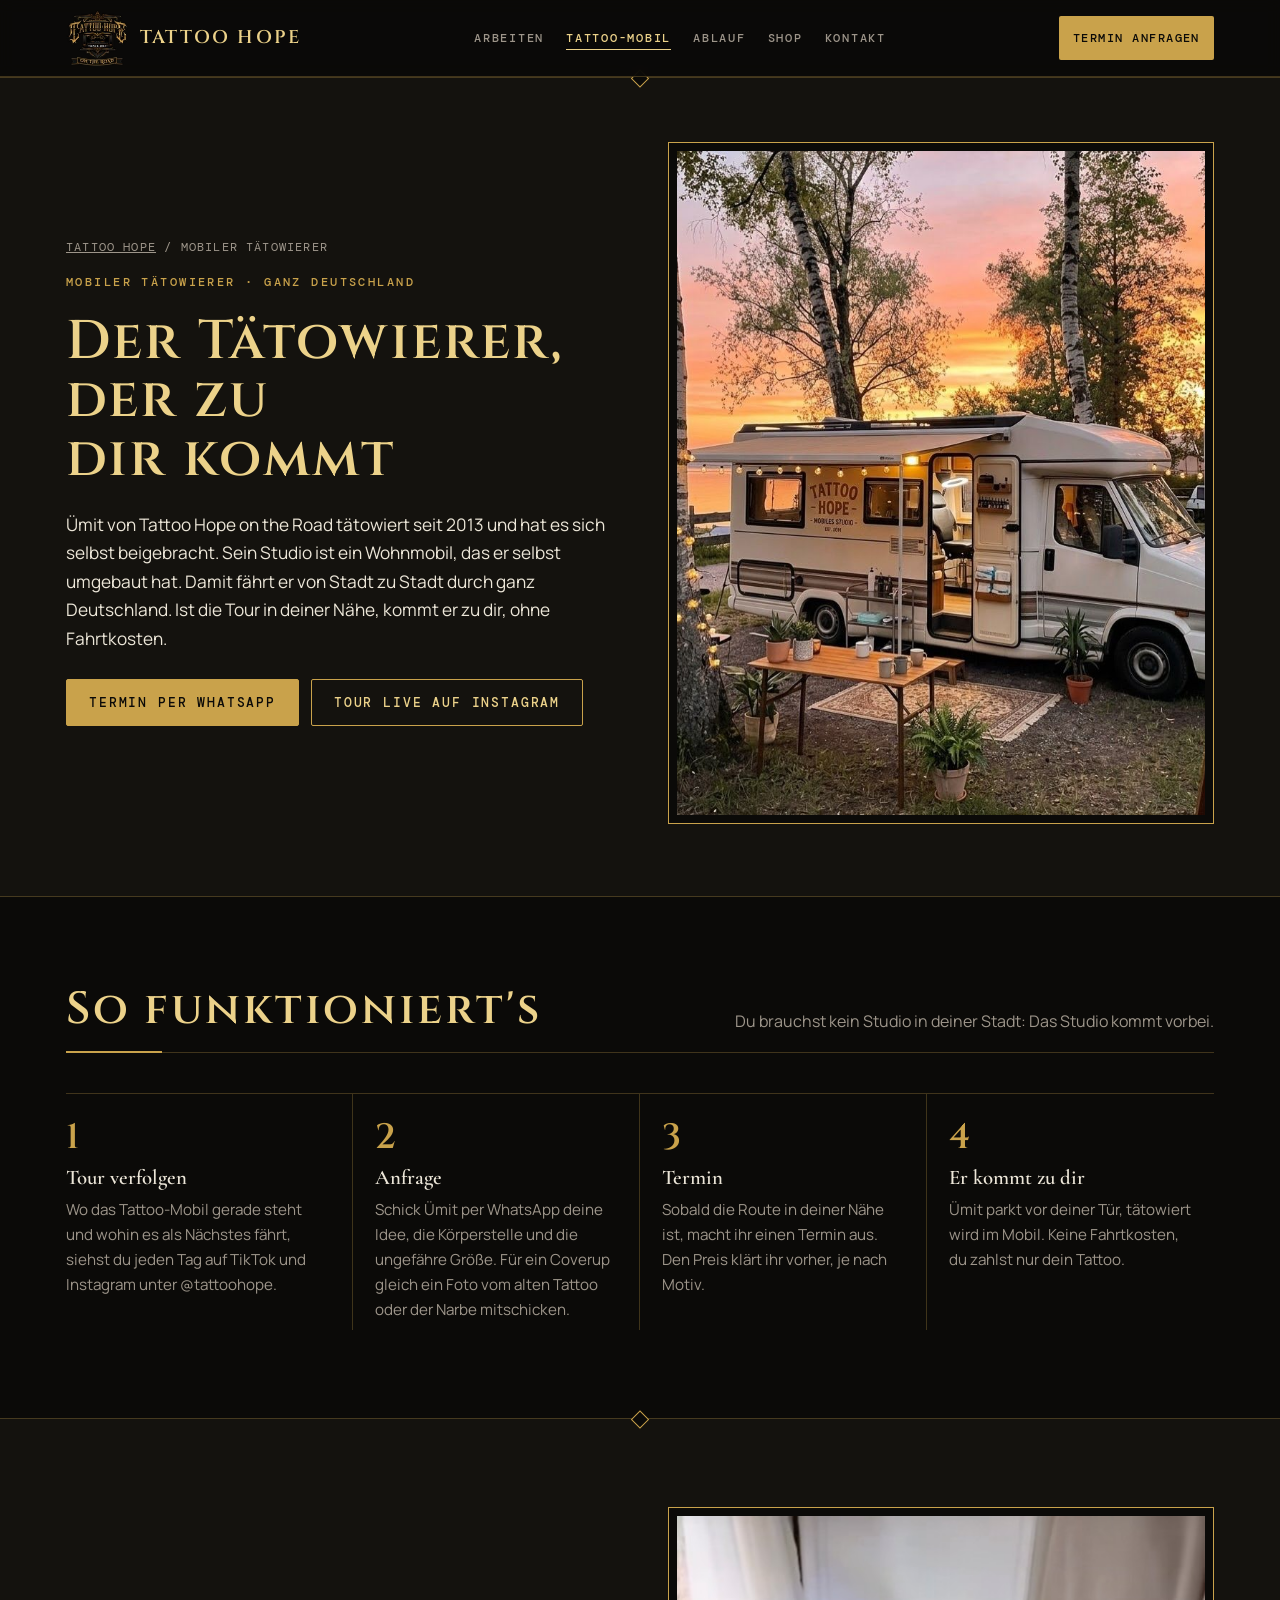
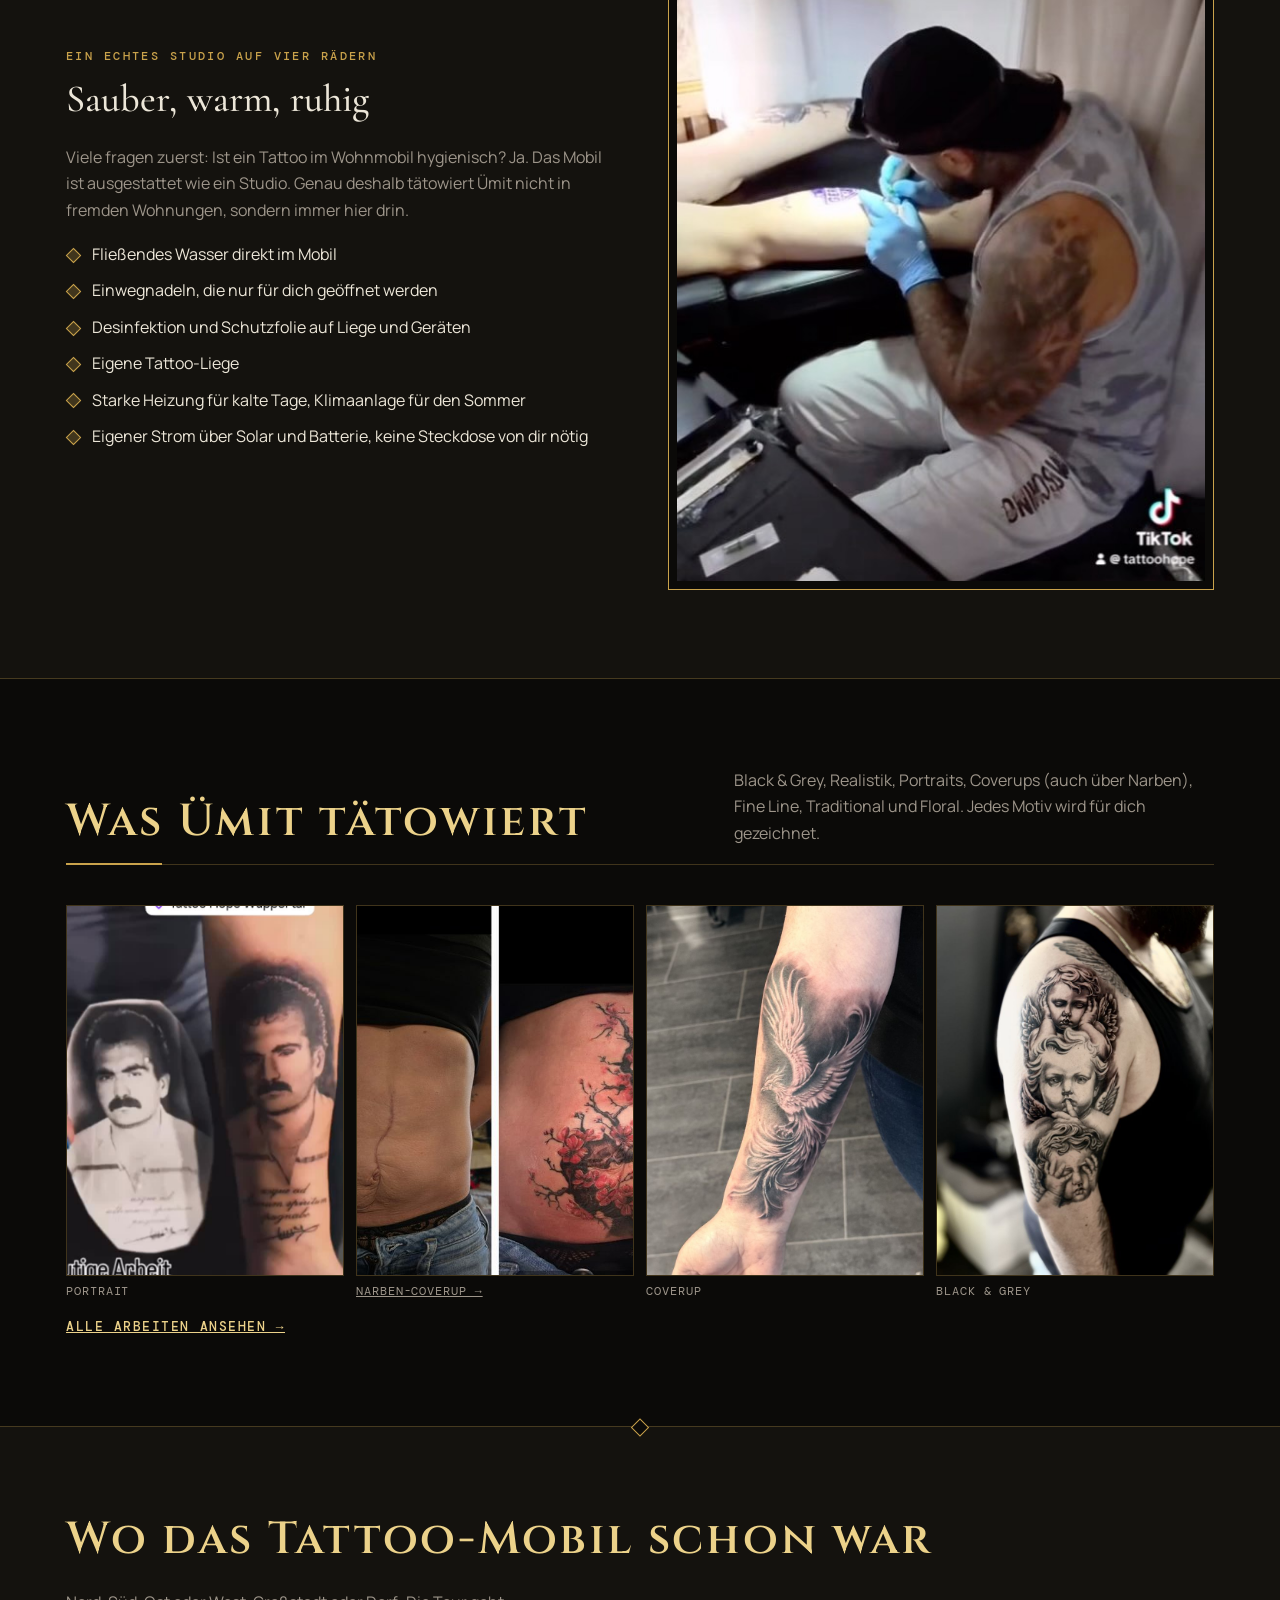
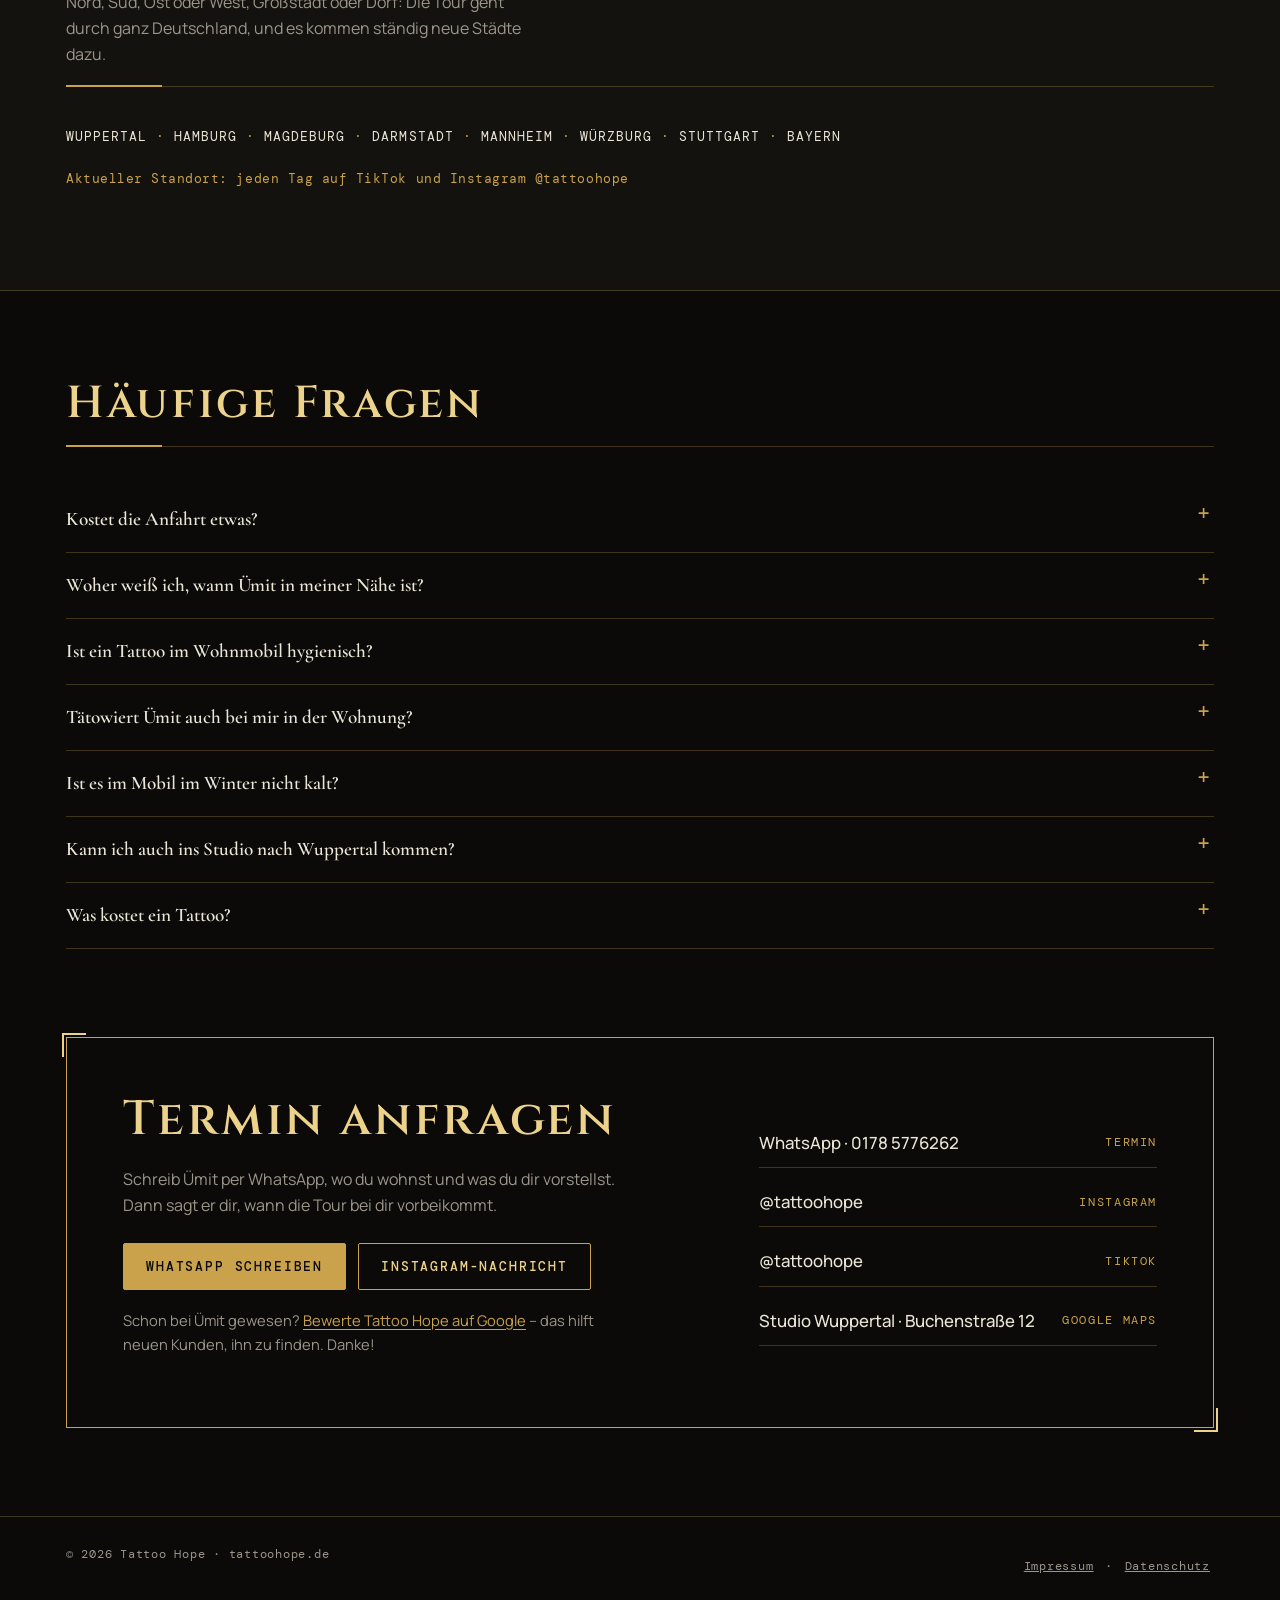
<file: mobiler-taetowierer/index.html>
<!doctype html>
<html lang="de">
<head>
<meta charset="utf-8">
<meta name="viewport" content="width=device-width,initial-scale=1,viewport-fit=cover">
<title>Mobiler Tätowierer · Tattoo Hope kommt mit dem Tattoo-Mobil zu dir</title>
<meta name="description" content="Tätowierer Ümit fährt mit seinem eigenen Tattoo-Studio im Wohnmobil durch ganz Deutschland. Keine Fahrtkosten: Ist die Tour in deiner Nähe, kommt er zu dir. Hygienisch, beheizt, klimatisiert.">
<link rel="canonical" href="https://tattoohope.de/mobiler-taetowierer/">
<meta name="robots" content="index,follow,max-image-preview:large">
<meta name="author" content="Ümit Babayigit">
<meta property="og:type" content="website">
<meta property="og:locale" content="de_DE">
<meta property="og:site_name" content="Tattoo Hope">
<meta property="og:title" content="Mobiler Tätowierer · Tattoo Hope on the Road kommt zu dir">
<meta property="og:description" content="Eigenes Tattoo-Studio im Wohnmobil, deutschlandweit auf Tour. Keine Fahrtkosten, wenn die Tour in deiner Nähe ist.">
<meta property="og:image" content="https://tattoohope.de/img/tattoomobil.jpg">
<meta property="og:image:width" content="928">
<meta property="og:image:height" content="928">
<meta property="og:image:alt" content="Das Tattoo-Mobil von Tattoo Hope">
<meta property="og:url" content="https://tattoohope.de/mobiler-taetowierer/">
<meta name="twitter:card" content="summary_large_image">
<meta name="theme-color" content="#0b0a08">
<link rel="icon" href="/img/favicon.png" sizes="64x64" type="image/png">
<link rel="apple-touch-icon" href="/img/apple-touch-icon.png">
<link rel="stylesheet" href="/fonts/fonts.css">
<script type="application/ld+json">
{
 "@context": "https://schema.org",
 "@graph": [
  {
   "@type": "Service",
   "@id": "https://tattoohope.de/mobiler-taetowierer/#service",
   "name": "Mobiler Tätowierer – Tattoo im Wohnmobil",
   "serviceType": "Mobiles Tattoo-Studio",
   "url": "https://tattoohope.de/mobiler-taetowierer/",
   "description": "Tätowierer Ümit Babayigit fährt mit seinem selbst umgebauten Tattoo-Studio im Wohnmobil durch ganz Deutschland und kommt ohne Fahrtkosten zu Kunden in der Nähe seiner Tour.",
   "provider": {
    "@id": "https://tattoohope.de/#studio"
   },
   "areaServed": {
    "@type": "Country",
    "name": "Deutschland"
   }
  },
  {
   "@type": "FAQPage",
   "@id": "https://tattoohope.de/mobiler-taetowierer/#faq",
   "mainEntity": [
    {
     "@type": "Question",
     "name": "Kostet die Anfahrt etwas?",
     "acceptedAnswer": {
      "@type": "Answer",
      "text": "Nein. Ümit fährt sowieso von Stadt zu Stadt. Wenn die Tour in deiner Nähe ist, kommt er ohne Aufpreis zu dir. Du zahlst nur dein Tattoo."
     }
    },
    {
     "@type": "Question",
     "name": "Woher weiß ich, wann Ümit in meiner Nähe ist?",
     "acceptedAnswer": {
      "@type": "Answer",
      "text": "Auf TikTok und Instagram (@tattoohope) zeigt er jeden Tag, wo das Tattoo-Mobil gerade steht und wohin es als Nächstes geht. Oder du schreibst ihm per WhatsApp, dann sagt er dir, wann seine Route bei dir vorbeiführt."
     }
    },
    {
     "@type": "Question",
     "name": "Ist ein Tattoo im Wohnmobil hygienisch?",
     "acceptedAnswer": {
      "@type": "Answer",
      "text": "Ja. Das Tattoo-Mobil ist ein vollwertiges Studio: fließendes Wasser, Einwegnadeln, Desinfektion und Schutzfolie auf Liege und Geräten. Genau deshalb wird immer im Mobil tätowiert und nicht in deiner Wohnung."
     }
    },
    {
     "@type": "Question",
     "name": "Tätowiert Ümit auch bei mir in der Wohnung?",
     "acceptedAnswer": {
      "@type": "Answer",
      "text": "Nein, aus Hygienegründen nicht. Ümit parkt bei dir vor der Tür, tätowiert wird im Mobil. Da ist alles sauber vorbereitet und an seinem Platz."
     }
    },
    {
     "@type": "Question",
     "name": "Ist es im Mobil im Winter nicht kalt?",
     "acceptedAnswer": {
      "@type": "Answer",
      "text": "Nein. Eine starke Heizung hält das Mobil an kalten Tagen warm, im Sommer sorgt eine Klimaanlage für angenehme Temperaturen."
     }
    },
    {
     "@type": "Question",
     "name": "Kann ich auch ins Studio nach Wuppertal kommen?",
     "acceptedAnswer": {
      "@type": "Answer",
      "text": "Ja. Tattoo Hope hat ein festes Studio in Wuppertal (Buchenstraße 12). Termine gibt es dort nach Vereinbarung."
     }
    },
    {
     "@type": "Question",
     "name": "Was kostet ein Tattoo?",
     "acceptedAnswer": {
      "@type": "Answer",
      "text": "Das hängt vom Motiv, der Größe und der Stelle ab. Schick deine Idee per WhatsApp, dann bekommst du vorher einen klaren Preis."
     }
    }
   ]
  },
  {
   "@type": "BreadcrumbList",
   "itemListElement": [
    {
     "@type": "ListItem",
     "position": 1,
     "name": "Tattoo Hope",
     "item": "https://tattoohope.de/"
    },
    {
     "@type": "ListItem",
     "position": 2,
     "name": "Mobiler Tätowierer",
     "item": "https://tattoohope.de/mobiler-taetowierer/"
    }
   ]
  }
 ]
}
</script>
<style>:root{padding-top:env(safe-area-inset-top,0px);padding-bottom:env(safe-area-inset-bottom,0px)}body{margin:0}[hidden]{display:none!important}</style>
<style>
/* Layout: one dark gallery wall. Gold only on lines, labels and the wordmark; the tattoos carry the colour. */
:root{
  --ink:#0b0a08;          /* page black */
  --soot:#14120e;         /* raised surface */
  --gold:#c9a24b;         /* main gold */
  --gold-hi:#ecd28a;      /* highlight gold */
  --bone:#ece6d8;         /* text */
  --ash:#9d958a;          /* muted text */
  --line:rgba(201,162,75,.28);
  --f-mark:"Cinzel","Trajan Pro",Georgia,serif;
  --f-head:"Cormorant Garamond","Cormorant",Georgia,serif;
  --f-body:"Manrope",system-ui,-apple-system,"Segoe UI",sans-serif;
  --f-mono:"DM Mono",ui-monospace,Consolas,monospace;
  --wrap:1180px;
  color-scheme:dark;
}
*{box-sizing:border-box}
html{scroll-behavior:smooth}
@media (prefers-reduced-motion:reduce){html{scroll-behavior:auto}*{transition:none!important;animation:none!important}}
body{background:var(--ink);color:var(--bone);font:400 16px/1.65 var(--f-body);-webkit-font-smoothing:antialiased}
body::before{content:"";position:fixed;inset:0 0 auto;height:env(safe-area-inset-top,0px);z-index:30;background:var(--ink)}
a{color:inherit}
img{max-width:100%;height:auto;display:block}
.wrap{max-width:var(--wrap);margin:0 auto;padding-left:max(16px,env(safe-area-inset-left,0px));padding-right:max(16px,env(safe-area-inset-right,0px))}
:focus-visible{outline:2px solid var(--gold-hi);outline-offset:3px}

/* header */
.top{position:sticky;top:env(safe-area-inset-top,0px);z-index:20;background:rgba(11,10,8,.88);backdrop-filter:blur(8px);border-bottom:1px solid var(--line)}
.top .wrap{display:flex;align-items:center;justify-content:space-between;gap:16px;padding-block:10px}
.brand{display:flex;align-items:center;gap:12px;text-decoration:none}
.brand img{width:62px;height:auto}
.brand span{font:600 1.15rem/1 var(--f-mark);color:var(--gold-hi);letter-spacing:.12em;text-transform:uppercase}
@media (max-width:420px){.brand span{display:none}}
.nav{display:flex;gap:22px;flex-wrap:wrap}
.nav a{font:500 .78rem/1 var(--f-mono);letter-spacing:.14em;text-transform:uppercase;text-decoration:none;color:var(--ash);padding-block:8px}
.nav a:hover{color:var(--gold-hi)}
@media (max-width:760px){.nav{display:none}}
.top .cta-sm{font:500 .78rem/1 var(--f-mono);letter-spacing:.12em;text-transform:uppercase;text-decoration:none;color:var(--ink);background:var(--gold);padding:11px 14px;border-radius:2px;white-space:nowrap}
.top .cta-sm:hover{background:var(--gold-hi)}

/* hero */
.hero{position:relative;border-bottom:1px solid var(--line);overflow:hidden}
.hero .wrap{display:grid;grid-template-columns:1.05fr .95fr;gap:48px;align-items:center;padding-block:72px 64px}
.hero-copy{min-width:0}
.eyebrow{font:500 .76rem/1.4 var(--f-mono);letter-spacing:.2em;text-transform:uppercase;color:var(--gold)}
.hero h1{margin:.6em 0 .2em;width:min(100%,540px)}
.hero h1 img{width:100%;height:auto;filter:drop-shadow(0 18px 40px rgba(201,162,75,.18))}
.hero p.lead{max-width:34em;color:var(--ash);font-size:1.06rem;margin:1.3em 0 2em}
.btns{display:flex;gap:12px;flex-wrap:wrap}
.btn{display:inline-flex;align-items:center;gap:10px;font:500 .82rem/1 var(--f-mono);letter-spacing:.14em;text-transform:uppercase;text-decoration:none;padding:16px 22px;border-radius:2px;border:1px solid var(--gold);transition:background .2s,color .2s}
.btn.solid{background:var(--gold);color:var(--ink)}
.btn.solid:hover{background:var(--gold-hi);border-color:var(--gold-hi)}
.btn.ghost{color:var(--gold-hi)}
.btn.ghost:hover{background:rgba(201,162,75,.12)}
.hero-pic{position:relative;min-width:0}
.hero-pic .frame{position:relative;border:1px solid var(--gold);padding:10px}
.hero-pic .frame::after{content:"";position:absolute;inset:-14px 14px 14px -14px;border:1px solid var(--line);z-index:-1}
.hero-pic img{width:100%;aspect-ratio:1/1;object-fit:cover;filter:saturate(.9) contrast(1.05)}
.hero-pic figcaption{margin-top:12px;font:400 .74rem/1.4 var(--f-mono);letter-spacing:.12em;text-transform:uppercase;color:var(--ash);display:flex;justify-content:space-between;gap:12px}
@media (max-width:860px){.hero .wrap{grid-template-columns:1fr;padding-block:44px 48px;gap:36px}}

/* fact strip */
.facts{border-bottom:1px solid var(--line);background:var(--soot)}
.facts .wrap{display:grid;grid-template-columns:repeat(4,1fr)}
.fact{padding:22px 18px;border-left:1px solid var(--line);min-width:0}
.fact:first-child{border-left:0;padding-left:0}
a.fact{text-decoration:none;transition:background .2s}
a.fact:hover{background:rgba(201,162,75,.08)}
a.fact:hover span{color:var(--gold-hi)}
.fact b{display:block;font:600 1.7rem/1.1 var(--f-head);color:var(--gold-hi);font-variant-numeric:tabular-nums}
.fact span{font:400 .74rem/1.4 var(--f-mono);letter-spacing:.12em;text-transform:uppercase;color:var(--ash)}
@media (max-width:760px){.facts .wrap{grid-template-columns:1fr 1fr}.fact:nth-child(3){border-left:0;padding-left:0}.fact{border-top:1px solid var(--line)}.fact:nth-child(-n+2){border-top:0}}

/* sections */
section{padding-block:88px}
.sec-head{display:flex;justify-content:space-between;align-items:end;gap:24px;flex-wrap:wrap;margin-bottom:40px;border-bottom:1px solid var(--line);padding-bottom:18px}
.sec-head h2{margin:0;font:600 clamp(1.8rem,4vw,2.8rem)/1.1 var(--f-mark);color:var(--gold-hi);letter-spacing:.06em;text-wrap:balance}
.sec-head p{margin:0;max-width:30em;color:var(--ash)}

/* gallery */
.gallery{display:grid;grid-template-columns:repeat(3,1fr);gap:14px}
.work{position:relative;margin:0;background:var(--soot);border:0;padding:0;cursor:zoom-in;overflow:hidden;color:inherit;text-align:left}
.work img{width:100%;aspect-ratio:4/5;object-fit:cover;object-position:center 35%;transition:transform .5s ease,filter .5s ease;filter:grayscale(.15)}
.work:hover img,.work:focus-visible img{transform:scale(1.04);filter:none}
.work .cap{position:absolute;left:0;right:0;bottom:0;padding:40px 14px 12px;background:linear-gradient(transparent,rgba(11,10,8,.92));display:flex;justify-content:space-between;align-items:baseline;gap:10px}
.work .cap b{font:600 1.2rem/1.1 var(--f-head);color:var(--bone)}
.work .cap i{font:normal 400 .7rem/1 var(--f-mono);letter-spacing:.14em;text-transform:uppercase;color:var(--gold)}
.work.wide{grid-column:span 2}
.work.wide img{aspect-ratio:8/5}
@media (max-width:860px){.gallery{grid-template-columns:1fr 1fr}.work.wide{grid-column:span 2}}
@media (max-width:480px){.gallery{grid-template-columns:1fr}.work.wide{grid-column:auto}.work.wide img{aspect-ratio:4/5}}
/* Galerie 2026-11-21: Video, Vorher/Nachher, "Alle zeigen" */
.gallery{grid-auto-flow:dense}
.work.fit img{object-fit:contain;object-position:center;background:var(--ink)}
.work.fit:hover img{filter:none}
.work video{width:100%;aspect-ratio:4/5;object-fit:cover;display:block;background:var(--ink)}
.work .play{position:absolute;top:12px;right:12px;width:38px;height:38px;display:grid;place-items:center;border:1px solid var(--gold);border-radius:50%;background:rgba(11,10,8,.65);color:var(--gold-hi);font-size:.8rem;padding-left:2px;pointer-events:none}
.gallery .work.more{display:none}
.gallery.all .work.more{display:block}
.more-wrap{display:flex;justify-content:center;margin-top:28px}
.gallery.all + .more-wrap{display:none}
.lb video{max-height:82vh;max-width:100%;width:auto;border:1px solid var(--gold);background:#000}
@media (max-width:760px){.lb video{max-height:72vh}}
.styles{display:flex;flex-wrap:wrap;gap:8px;margin-top:28px}
.styles span{font:400 .74rem/1 var(--f-mono);letter-spacing:.12em;text-transform:uppercase;border:1px solid var(--line);color:var(--gold-hi);padding:9px 12px;border-radius:2px}

/* road */
.road{background:var(--soot);border-block:1px solid var(--line)}
.split{display:grid;grid-template-columns:1fr 1fr;gap:56px;align-items:center}
.split > *{min-width:0}
.split img{width:100%;aspect-ratio:4/5;object-fit:cover;border:1px solid var(--gold);padding:8px;background:var(--ink)}
.split h3{font:500 clamp(1.7rem,3.2vw,2.4rem)/1.15 var(--f-head);margin:.3em 0 .6em;text-wrap:balance}
.split p{color:var(--ash);max-width:34em}
.stops{list-style:none;padding:0;margin:28px 0 0;display:flex;flex-wrap:wrap;gap:6px 0;font:400 .8rem/1.6 var(--f-mono);letter-spacing:.08em;text-transform:uppercase;color:var(--bone)}
.stops li:not(:last-child)::after{content:"·";color:var(--gold);margin:0 .7em}
.note{margin-top:22px;font:400 .82rem/1.5 var(--f-mono);color:var(--gold);letter-spacing:.04em}
@media (max-width:860px){.split{grid-template-columns:1fr;gap:32px}.split.rev img{order:-1}}

/* steps */
.steps{display:grid;grid-template-columns:repeat(4,1fr);gap:0;border-top:1px solid var(--line)}
.step{padding:26px 22px 8px 0;border-right:1px solid var(--line);min-width:0}
.step + .step{padding-left:22px}
.step:last-child{border-right:0}
.step .n{font:600 2.2rem/1 var(--f-mark);color:var(--gold)}
.step h4{font:600 1.3rem/1.2 var(--f-head);margin:.5em 0 .3em}
.step p{color:var(--ash);margin:0;font-size:.95rem}
@media (max-width:860px){.steps{grid-template-columns:1fr 1fr}.step:nth-child(2){border-right:0}.step:nth-child(3){padding-left:0}.step:nth-child(n+3){border-top:1px solid var(--line)}}
@media (max-width:480px){.steps{grid-template-columns:1fr}.step,.step + .step{padding-left:0;border-right:0}.step + .step{border-top:1px solid var(--line)}}

.care{margin-top:36px;border:1px solid var(--line);background:var(--soot);padding:24px clamp(18px,3vw,32px);display:flex;justify-content:space-between;align-items:center;gap:24px;flex-wrap:wrap}
.care > div{min-width:0;flex:1 1 320px}
.care h4{font:600 1.35rem/1.2 var(--f-head);margin:0 0 .3em;color:var(--gold-hi)}
.care p{margin:0;color:var(--ash);max-width:40em}

/* shop */
.shop{background:var(--soot);border-block:1px solid var(--line);margin-bottom:88px}
.shop-grid{display:grid;grid-template-columns:1fr 1fr;gap:56px;align-items:center}
.shop-grid > *{min-width:0}
.shop-pics{position:relative;padding-right:18%;padding-bottom:12%}
.shop-main{width:100%;height:auto;aspect-ratio:4/5;object-fit:cover;border:1px solid var(--gold);padding:8px;background:var(--ink)}
.shop-flat{position:absolute;right:0;bottom:0;width:44%;height:auto;aspect-ratio:1;object-fit:cover;border:1px solid var(--gold);padding:6px;background:var(--ink)}
.shop-copy h2{margin:.2em 0 .1em;font:600 clamp(1.8rem,4vw,2.8rem)/1.1 var(--f-mark);color:var(--gold-hi);letter-spacing:.06em}
.shop-copy h3{font:500 clamp(1.4rem,2.6vw,1.9rem)/1.2 var(--f-head);margin:.2em 0 .6em}
.shop-copy p{color:var(--ash);max-width:34em}
.shop-copy .price{font:600 1.6rem/1.2 var(--f-head);color:var(--bone);margin:18px 0 0}
.shop-copy .price span{display:block;font:400 .78rem/1.5 var(--f-mono);letter-spacing:.04em;color:var(--ash);margin-top:4px}
.shop-note{margin-top:18px;font-size:.82rem}
@media (max-width:860px){.shop-grid{grid-template-columns:1fr;gap:32px}}

/* contact */
.contact{text-align:left}
.contact .box{border:1px solid var(--gold);padding:clamp(28px,5vw,56px);display:grid;grid-template-columns:1.2fr .8fr;gap:40px;align-items:center;position:relative}
.contact .box > *{min-width:0}
.contact h2{margin:0 0 .4em;font:600 clamp(1.9rem,4.5vw,3rem)/1.1 var(--f-mark);color:var(--gold-hi);letter-spacing:.06em}
.contact p{color:var(--ash);max-width:32em}
.links{display:grid;gap:10px}
.links a{display:flex;justify-content:space-between;align-items:center;gap:12px;text-decoration:none;border-bottom:1px solid var(--line);padding:14px 0;font:500 1.05rem/1.2 var(--f-body)}
.links a small{font:400 .72rem/1 var(--f-mono);letter-spacing:.14em;text-transform:uppercase;color:var(--gold)}
.links a:hover{color:var(--gold-hi)}
.review-hint{margin-top:18px;font-size:.92rem;color:var(--ash)}
.review-hint a{color:var(--gold);text-underline-offset:3px}
.review-hint a:hover{color:var(--gold-hi)}
.more-link{display:inline-block;margin-top:18px;font:500 .8rem/1.4 var(--f-mono);letter-spacing:.12em;text-transform:uppercase;color:var(--gold-hi)}
@media (max-width:760px){.contact .box{grid-template-columns:1fr}}

.legal{border-top:1px solid var(--line);padding-block:64px;background:var(--soot)}
.legal + .legal{background:var(--ink)}
.legal h2{margin:0 0 28px;font:600 clamp(1.5rem,3vw,2rem)/1.1 var(--f-mark);color:var(--gold-hi);letter-spacing:.06em}
.legal-grid{display:grid;grid-template-columns:1fr 1fr;gap:12px 56px}
.legal-grid > div{min-width:0}
.legal h3{margin:22px 0 6px;font:500 .74rem/1.4 var(--f-mono);letter-spacing:.14em;text-transform:uppercase;color:var(--gold)}
.legal-grid > div > h3:first-child{margin-top:0}
.legal p{margin:0;color:var(--ash);font-size:.93rem;max-width:40em;overflow-wrap:anywhere}
.legal .sel{color:var(--bone);user-select:all}
.legal .todo{color:var(--gold-hi);background:rgba(201,162,75,.12);padding:0 4px}
.legal .stand{margin-top:22px;font:400 .74rem/1.4 var(--f-mono);letter-spacing:.1em}
@media (max-width:760px){.legal-grid{grid-template-columns:1fr}.legal-grid > div + div > h3:first-child{margin-top:22px}}
footer{border-top:1px solid var(--line);padding-block:28px 40px;color:var(--ash);font:400 .78rem/1.6 var(--f-mono);letter-spacing:.06em}
footer .wrap{display:flex;justify-content:space-between;gap:16px;flex-wrap:wrap}
footer a{color:var(--ash)}

/* lightbox */
.lb{position:fixed;inset:0;z-index:50;background:rgba(5,5,4,.95);display:grid;place-items:center;padding:max(20px,env(safe-area-inset-top,0px)) max(16px,env(safe-area-inset-right,0px)) max(20px,env(safe-area-inset-bottom,0px)) max(16px,env(safe-area-inset-left,0px))}
.lb figure{margin:0;display:grid;gap:12px;justify-items:center;max-height:100%}
.lb img{max-height:82vh;width:auto;border:1px solid var(--gold)}
.lb figcaption{font:600 1.2rem/1.2 var(--f-head);color:var(--bone)}
.lb button{position:absolute;background:none;border:1px solid var(--line);color:var(--gold-hi);font:400 1.4rem/1 var(--f-body);width:48px;height:48px;cursor:pointer;border-radius:2px}
.lb button:hover{background:rgba(201,162,75,.15)}
.lb .x{top:max(16px,env(safe-area-inset-top,0px));right:max(16px,env(safe-area-inset-right,0px))}
.lb .prev{left:max(16px,env(safe-area-inset-left,0px));top:50%}
.lb .next{right:max(16px,env(safe-area-inset-right,0px));top:50%}

/* ===== Upgrade 2026-11-20: Animationen, Mobil-Menü, ROAD SOUL ===== */
:root{--ease:cubic-bezier(.2,.7,.2,1);--rust:#c4622d}
.vh{position:absolute!important;width:1px;height:1px;overflow:hidden;clip:rect(0 0 0 0);white-space:nowrap}

/* Header: Mobil-Menü als Wischleiste, Schrumpfen, Fortschrittslinie */
.top .progress{position:absolute;left:0;right:0;bottom:-1px;height:2px;background:linear-gradient(90deg,var(--gold),var(--gold-hi));transform:scaleX(0);transform-origin:0 50%;pointer-events:none}
.top{transition:background-color .35s}
.top.is-scrolled{background:rgba(11,10,8,.96)}
.brand img{transition:transform .35s var(--ease);transform-origin:left center}
.top.is-scrolled .brand img{transform:scale(.8)}
.nav a{position:relative}
.nav a::after{content:"";position:absolute;left:0;right:0;bottom:2px;height:1px;background:var(--gold-hi);transform:scaleX(0);transform-origin:left;transition:transform .35s var(--ease)}
.nav a:hover::after,.nav a.on::after{transform:none}
.nav a.on{color:var(--gold-hi)}
@media (max-width:760px){
  .top .wrap{flex-wrap:wrap;row-gap:4px}
  .nav{display:flex;order:3;width:100%;flex-wrap:nowrap;gap:20px;overflow-x:auto;scrollbar-width:none;-webkit-overflow-scrolling:touch;mask-image:linear-gradient(90deg,#000 85%,transparent)}
  .nav::-webkit-scrollbar{display:none}
  .nav a{white-space:nowrap;font-size:.7rem;padding-block:12px}
}

/* Hero-Einstieg */
@keyframes up{from{opacity:0;transform:translateY(18px)}to{opacity:1;transform:none}}
.hero-copy>*,.hero-pic{animation:up .9s var(--ease) both}
.hero-copy>:nth-child(2){animation-delay:.05s}.hero-copy>:nth-child(3){animation-delay:.2s}
.hero-copy>:nth-child(4){animation-delay:.3s}.hero-copy>:nth-child(5){animation-delay:.4s}
.hero-pic{animation-delay:.25s}
.hero-pic .frame{will-change:transform}

/* Goldschimmer übers Logo */
.hero h1{position:relative}
.hero h1::after{content:"";position:absolute;inset:0;-webkit-mask:url(img/logo_1080.webp) center/100% 100% no-repeat;mask:url(img/logo_1080.webp) center/100% 100% no-repeat;background:linear-gradient(105deg,transparent 42%,rgba(255,240,200,.95) 50%,transparent 58%) 150% 0/250% 100% no-repeat;mix-blend-mode:overlay;animation:shine 9s 1.8s infinite;pointer-events:none}
@keyframes shine{0%{background-position:150% 0}18%,100%{background-position:-50% 0}}

/* Scroll-Reveal */
.js .rv{opacity:0;transform:translateY(26px);transition:opacity .8s var(--ease) var(--d,0ms),transform .8s var(--ease) var(--d,0ms)}
.js .rv.in{opacity:1;transform:none}

/* Goldlinie unter Abschnitts-Überschriften */
.sec-head{position:relative}
.sec-head::after{content:"";position:absolute;left:0;bottom:-1px;width:96px;height:2px;background:var(--gold);transform-origin:left;transition:transform 1.1s var(--ease) .3s}
.js .sec-head.rv::after{transform:scaleX(0)}.js .sec-head.in::after{transform:none}

/* Galerie: Zoom nur mit Maus, Goldrahmen */
.work img{transition:transform .8s var(--ease),filter .5s}
.work:hover img{transform:none;filter:grayscale(.15)}
.work::after{content:"";position:absolute;inset:10px;border:1px solid var(--gold-hi);opacity:0;transform:scale(1.03);transition:opacity .4s,transform .5s var(--ease);pointer-events:none}
.work .cap{transition:padding .4s var(--ease)}
@media (hover:hover){
  .work:hover img,.work:focus-visible img{transform:scale(1.05);filter:none}
  .work:hover::after,.work:focus-visible::after{opacity:.75;transform:none}
  .work:hover .cap{padding-bottom:20px}
}
.work:focus-visible img{filter:none}

/* Buttons: Glanz beim Hover, Drück-Effekt */
.btn,.top .cta-sm{position:relative;overflow:hidden;transition:background .2s,color .2s,border-color .2s,transform .15s}
.btn:active,.top .cta-sm:active{transform:translateY(1px) scale(.98)}
.btn.solid::before,.top .cta-sm::before{content:"";position:absolute;inset:0;background:linear-gradient(105deg,transparent 35%,rgba(255,244,210,.55) 50%,transparent 65%);transform:translateX(-120%);transition:transform .7s var(--ease);pointer-events:none}
@media (hover:hover){.btn.solid:hover::before,.top .cta-sm:hover::before{transform:translateX(120%)}}
.btn svg{width:16px;height:16px;flex:none}

/* Fakten: Text passt auf schmale Handys */
.fact b{font-size:clamp(1.2rem,5vw,1.7rem);overflow-wrap:anywhere}
a.fact{padding-left:18px}
.fact:first-child{padding-left:0}
@media (max-width:760px){a.fact:nth-child(3){padding-left:0}}

/* Ethno-Trenner + Eckklammern */
.road,.shop{position:relative}
.road::before,.shop::before{content:"";position:absolute;top:-6px;left:50%;width:11px;height:11px;transform:translateX(-50%) rotate(45deg);border:1px solid var(--gold);background:var(--ink);z-index:1}
.contact .box::before,.contact .box::after{content:"";position:absolute;width:22px;height:22px;pointer-events:none}
.contact .box::before{top:-5px;left:-5px;border-top:2px solid var(--gold-hi);border-left:2px solid var(--gold-hi)}
.contact .box::after{bottom:-5px;right:-5px;border-bottom:2px solid var(--gold-hi);border-right:2px solid var(--gold-hi)}

/* Lightbox */
.lb:not([hidden]){animation:fade .25s ease-out}
.lb img{animation:zoomIn .35s var(--ease)}
@keyframes fade{from{opacity:0}}
@keyframes zoomIn{from{opacity:0;transform:scale(.96)}}
.lb .prev,.lb .next{transform:translateY(-50%)}
@media (max-width:760px){.lb img{max-height:72vh}.lb .prev,.lb .next{top:auto;bottom:max(20px,env(safe-area-inset-bottom,0px));transform:none}}

/* Shop: ROAD SOUL */
.shop-pics.rs{padding:0}
.rs-motif{width:100%;height:auto;aspect-ratio:1;object-fit:cover;border:1px solid var(--rust);padding:8px;background:var(--ink)}
.badge{display:inline-block;font:500 .7rem/1 var(--f-mono);letter-spacing:.16em;text-transform:uppercase;color:var(--ink);background:var(--rust);padding:6px 9px;border-radius:2px;margin-left:10px;vertical-align:middle}
.btn.rust{background:var(--rust);border-color:var(--rust);color:var(--ink)}
.btn.rust:hover{background:#d8783f;border-color:#d8783f}
.also{display:flex;gap:16px;align-items:center;margin-top:28px;padding-top:22px;border-top:1px solid var(--line);text-decoration:none}
.also img{width:84px;height:84px;object-fit:cover;border:1px solid var(--gold);padding:3px;background:var(--ink);flex:none}
.also b{display:block;font:600 1.15rem/1.2 var(--f-head);color:var(--bone)}
.also span{font:400 .74rem/1.4 var(--f-mono);letter-spacing:.08em;color:var(--ash)}
.also:hover b{color:var(--gold-hi)}

/* QA-Fixes: kein seitliches Scrollen, Tap-Flächen, Überschriften */
.legal h2{font-size:clamp(1.2rem,6vw,2rem);overflow-wrap:anywhere;hyphens:auto}
@media (max-width:360px){.steps-mini li{font-size:.5rem;letter-spacing:0}}
.top .cta-sm{min-height:44px;display:inline-flex;align-items:center}
footer a{display:inline-block;padding:12px 4px}
.lb button{background:rgba(11,10,8,.7)}
.lb figure{cursor:zoom-out}.lb img{cursor:default}
.split h2{font:500 clamp(1.7rem,3.2vw,2.4rem)/1.15 var(--f-head);margin:.3em 0 .6em;text-wrap:balance}
.step h3{font:600 1.3rem/1.2 var(--f-head);margin:.5em 0 .3em}
.care h3{font:600 1.35rem/1.2 var(--f-head);margin:0 0 .3em;color:var(--gold-hi)}
@media (prefers-reduced-motion:reduce){.hero h1::after{display:none}}
/* =====================================================================
   STORY 3D – Entwurf A "3D-Bühne / Produktfilm"
   Alles unter .story3d. 5 Szenen, 18 s Loop, jede Szene besitzt 20 %.
   Zeitachse: jedes animierte Element erbt --d (Szenen-Offset) und
   schreibt seine Keyframes in Szenen-lokaler Zeit (0–22 % von 18 s).
   ===================================================================== */
.story3d{
  --T:18s;--d:0s;
  --s3-bg:#0b0a08;--s3-surface:#14120e;--s3-gold:#c9a24b;--s3-gold-hi:#ecd28a;
  --s3-text:#ece6d8;--s3-muted:#9d958a;--s3-line:rgba(236,230,216,.12);
  position:relative;width:min(100%,540px);margin:22px 0 0;padding:0;
  overflow:hidden;font-family:'Manrope',system-ui,sans-serif;color:var(--s3-text);
  -webkit-tap-highlight-color:transparent
}
.story3d *,.story3d *::before,.story3d *::after{box-sizing:border-box}

/* Bühne */
.story3d .s3-viewport{position:relative;padding:14px 12px 30px;perspective:1100px;perspective-origin:50% 18%;overflow:hidden}
.story3d .s3-tilt,.story3d .s3-sway,.story3d .s3-card,.story3d .s3-scene,.story3d .s3-dust{transform-style:preserve-3d}
.story3d .s3-tilt{position:relative;transform:rotateX(9deg);will-change:transform}
.story3d .s3-sway{position:relative}
.story3d .s3-card{position:relative;aspect-ratio:500/216}

/* Glasplatte mit Goldkante (Dicke = edge hinter face) */
.story3d .s3-edge,.story3d .s3-face{position:absolute;inset:0;border-radius:14px}
.story3d .s3-edge{transform:translateZ(-52px) scale(1.047);
  background:linear-gradient(180deg,#6d5427 0%,#2a2010 45%,#100d08 100%);
  box-shadow:0 34px 60px -18px rgba(0,0,0,.95),0 0 60px -12px rgba(201,162,75,.25)}
.story3d .s3-face{transform:translateZ(-40px) scale(1.036);
  background:
    radial-gradient(120% 90% at 70% 30%,rgba(201,162,75,.12),transparent 60%),
    radial-gradient(80% 70% at 15% 100%,rgba(236,210,138,.06),transparent 60%),
    linear-gradient(160deg,#1c1913 0%,#14120e 50%,#0d0b08 100%);
  border:1px solid rgba(201,162,75,.5);
  box-shadow:inset 0 1px 0 rgba(236,210,138,.35),inset 0 -24px 40px rgba(0,0,0,.45),inset 0 0 0 1px rgba(0,0,0,.35)}
.story3d .s3-face::before{content:"";position:absolute;inset:8px;border-radius:9px;border:1px solid rgba(201,162,75,.14)}
.story3d .s3-face::after{content:"";position:absolute;inset:8px;
  --c:rgba(236,210,138,.7);
  background:
    linear-gradient(var(--c),var(--c)) left top/16px 1px no-repeat,linear-gradient(var(--c),var(--c)) left top/1px 16px no-repeat,
    linear-gradient(var(--c),var(--c)) right top/16px 1px no-repeat,linear-gradient(var(--c),var(--c)) right top/1px 16px no-repeat,
    linear-gradient(var(--c),var(--c)) left bottom/16px 1px no-repeat,linear-gradient(var(--c),var(--c)) left bottom/1px 16px no-repeat,
    linear-gradient(var(--c),var(--c)) right bottom/16px 1px no-repeat,linear-gradient(var(--c),var(--c)) right bottom/1px 16px no-repeat}

/* Spiegelnder Boden */
.story3d .s3-floor{position:absolute;left:-25%;width:150%;top:100%;height:260px;transform-origin:50% 0;
  transform:translateY(6px) rotateX(90deg);pointer-events:none;
  background:
    radial-gradient(40% 32% at 50% 0%,rgba(201,162,75,.30),transparent 70%),
    repeating-linear-gradient(90deg,rgba(201,162,75,.16) 0 1px,transparent 1px 36px),
    repeating-linear-gradient(0deg,rgba(201,162,75,.16) 0 1px,transparent 1px 36px);
  -webkit-mask-image:radial-gradient(55% 75% at 50% 0%,#000 10%,transparent 75%);
          mask-image:radial-gradient(55% 75% at 50% 0%,#000 10%,transparent 75%)}

/* Szenen + Tiefenebenen */
.story3d .s3-scene{position:absolute;inset:0;--d:calc(var(--i) * var(--T) / 5)}
.story3d .s3-l{position:absolute;inset:0;width:100%;height:100%;display:block;opacity:0}
.story3d .s3-back{transform:translateZ(-22px) scale(1.02)}
.story3d .s3-front{transform:translateZ(42px) scale(.962)}
.story3d .s3-cap{position:absolute;left:6.4%;top:9%;transform:translateZ(28px) scale(.975);transform-origin:0 0;opacity:0;
  display:flex;flex-direction:column;gap:2px;pointer-events:none;text-shadow:0 2px 12px rgba(0,0,0,.8)}
.story3d .s3-num{display:flex;align-items:center;gap:8px;font:600 .62rem/1 'Cinzel',serif;letter-spacing:.24em;color:var(--s3-gold)}
.story3d .s3-num::after{content:"";width:22px;height:1px;background:linear-gradient(90deg,var(--s3-gold),transparent)}
.story3d .s3-ttl{font:600 1.32rem/1.05 'Cormorant Garamond',serif;color:var(--s3-text);letter-spacing:.01em}
.story3d .s3-sub{font:500 .66rem/1.3 'Manrope',sans-serif;color:var(--s3-muted);max-width:15em}

/* Glasscheibe vorne: Lichtstreifen + Spiegelung (folgt der Maus) */
.story3d .s3-glass{position:absolute;inset:0;border-radius:14px;overflow:hidden;pointer-events:none;
  transform:translateZ(54px) scale(.951);
  box-shadow:inset 0 1px 0 rgba(255,255,255,.07),inset 0 0 0 1px rgba(236,210,138,.06)}
.story3d .s3-sweep{position:absolute;top:-30%;bottom:-30%;left:0;width:38%;
  background:linear-gradient(100deg,transparent 0%,rgba(236,210,138,.0) 30%,rgba(236,210,138,.16) 50%,rgba(236,210,138,0) 70%,transparent 100%);
  transform:translateX(-120%) skewX(-14deg);will-change:transform;
  animation:s3-sweep calc(var(--T) / 5) cubic-bezier(.5,0,.3,1) infinite}
.story3d .s3-spec{position:absolute;left:50%;top:30%;width:70%;aspect-ratio:1;margin:-35% 0 0 -35%;border-radius:50%;
  background:radial-gradient(closest-side,rgba(236,210,138,.10),transparent);will-change:transform}

/* Goldstaub in verschiedenen Tiefen */
.story3d .s3-dust{position:absolute;inset:0;pointer-events:none}
.story3d .s3-dust i{position:absolute;width:3px;height:3px;border-radius:50%;background:var(--s3-gold-hi);
  box-shadow:0 0 6px 1px rgba(236,210,138,.55);opacity:0;
  transform:translate3d(0,0,var(--z));animation:s3-dust var(--t,9s) ease-in-out infinite;animation-delay:var(--dl,0s)}

/* SVG-Grafik */
.story3d svg text{font-family:'Manrope',sans-serif}
.story3d .ln{fill:none;stroke:var(--s3-gold);stroke-width:1.6;stroke-linecap:round;stroke-linejoin:round}
.story3d .ln-hi{fill:none;stroke:var(--s3-gold-hi);stroke-width:1.8;stroke-linecap:round;stroke-linejoin:round}
.story3d .ln-soft{fill:none;stroke:rgba(201,162,75,.35);stroke-width:1.2}
.story3d .glass{fill:url(#s3d-glass);stroke:var(--s3-gold);stroke-width:1.4}
.story3d .goldfill{fill:url(#s3d-gold)}
.story3d .cap{font:500 9.5px 'DM Mono',monospace;letter-spacing:.2em;fill:var(--s3-muted);text-anchor:middle}
.story3d .msg{font-size:14.5px;font-weight:500;fill:var(--s3-text)}
.story3d .msg-d{font-size:14.5px;font-weight:700;fill:#17130b}
.story3d .mono{font:500 10.5px 'DM Mono',monospace;letter-spacing:.08em;fill:var(--s3-gold-hi);text-anchor:middle}
.story3d .chip{font:500 8.5px 'DM Mono',monospace;letter-spacing:.16em;fill:var(--s3-text);text-anchor:middle}
.story3d .mark{font:600 30px 'Cinzel',serif;fill:var(--s3-gold-hi);text-anchor:middle}
.story3d .draw{stroke-dasharray:1 1;stroke-dashoffset:1}

/* Gemeinsame Zeitachse */
.story3d .s3-scene,.story3d .s3-scene>.s3-l,.story3d .s3-scene>.s3-cap,.story3d .a,
.story3d .s3-steps b,.story3d .s3-steps li::before{
  animation-duration:var(--T);animation-delay:var(--d);animation-iteration-count:infinite;
  animation-fill-mode:both;animation-timing-function:cubic-bezier(.55,0,.25,1)}
.story3d .a{transform-box:fill-box;transform-origin:center}
.story3d .s3-scene{animation-name:s3-scene;will-change:transform}
.story3d .s3-scene>.s3-l,.story3d .s3-scene>.s3-cap{animation-name:s3-fade}

@keyframes s3-scene{
  0%{transform:translate3d(30%,0,-200px) rotateY(-62deg)}
  3.6%{transform:translate3d(0,0,0) rotateY(0)}
  18%{transform:translate3d(0,0,0) rotateY(0)}
  22%,100%{transform:translate3d(-30%,0,-200px) rotateY(62deg)}
}
@keyframes s3-fade{0%{opacity:0}3%,18.4%{opacity:1}21.6%,100%{opacity:0}}
@keyframes s3-sweep{0%,8%{transform:translateX(-120%) skewX(-14deg)}42%,100%{transform:translateX(320%) skewX(-14deg)}}
@keyframes s3-dust{0%{opacity:0;transform:translate3d(0,14px,var(--z))}30%,70%{opacity:var(--o,.7)}100%{opacity:0;transform:translate3d(6px,-26px,var(--z))}}
@keyframes s3-sway{0%{transform:rotateY(-7deg) rotateX(1.5deg)}100%{transform:rotateY(7deg) rotateX(-1.5deg)}}

/* --- Szene 1: Anfrage --- */
.story3d .s1-typing{animation-name:s1-pop}
.story3d .s1-sent{animation-name:s1-sent}
.story3d .s1-dot{animation-name:s1-dot;transform-origin:center}
.story3d .s1-dot:nth-child(2){animation-delay:calc(var(--d) + .12s)}
.story3d .s1-dot:nth-child(3){animation-delay:calc(var(--d) + .24s)}
.story3d .s1-env{animation-name:s1-env}
.story3d .s1-trail{animation-name:s1-trail}
.story3d .s1-ring{animation-name:s1-ring}
.story3d .s1-medal{animation-name:s1-medal}
@keyframes s1-pop{0%,2.5%{transform:scale(0);opacity:0}4%{transform:scale(1.1);opacity:1}5%,6%{transform:scale(1);opacity:1}7%,100%{transform:scale(.9);opacity:0}}
@keyframes s1-dot{0%,3%{transform:translateY(0)}3.6%{transform:translateY(-2px)}4.2%,100%{transform:translateY(0)}}
@keyframes s1-sent{0%,6%{transform:translateY(8px) scale(.6);opacity:0}7.5%,100%{transform:none;opacity:1}}
@keyframes s1-trail{0%,7%{stroke-dashoffset:1}13.5%,100%{stroke-dashoffset:0}}
@keyframes s1-env{
  0%,7%{transform:translate(0,0) rotate(-18deg) scale(.4);opacity:0}
  7.8%{transform:translate(8px,-8px) rotate(-18deg) scale(1);opacity:1}
  9.2%{transform:translate(40px,-34px) rotate(-12deg) scale(1.1)}
  10.6%{transform:translate(84px,-50px) rotate(0deg) scale(1.15)}
  12%{transform:translate(124px,-36px) rotate(14deg) scale(1.05)}
  13.4%{transform:translate(152px,-2px) rotate(22deg) scale(.6);opacity:1}
  14%,100%{transform:translate(152px,-2px) rotate(22deg) scale(.3);opacity:0}}
@keyframes s1-ring{0%,13.2%{transform:scale(1);opacity:0}13.6%{opacity:.9}17%,100%{transform:scale(1.7);opacity:0}}
@keyframes s1-medal{0%,13%{transform:scale(1)}14%{transform:scale(1.08)}15.5%,100%{transform:scale(1)}}

/* --- Szene 2: Absprache --- */
.story3d .s2-b1{animation-name:s2-b1}
.story3d .s2-b2{animation-name:s2-b2}
.story3d .s2-cal{animation-name:s2-cal}
.story3d .s2-tick{animation-name:s2-tick}
.story3d .s2-chip{animation-name:s2-chip}
.story3d .s2-chip.c2{animation-delay:calc(var(--d) + .3s)}
.story3d .s2-chip.c3{animation-delay:calc(var(--d) + .6s)}
@keyframes s2-b1{0%,2.5%{transform:translateY(12px) scale(.85);opacity:0}5%,100%{transform:none;opacity:1}}
@keyframes s2-b2{0%,6.5%{transform:translateY(12px) scale(.85);opacity:0}9%,100%{transform:none;opacity:1}}
@keyframes s2-cal{0%,10%{transform:translateY(-10px) rotate(-8deg) scale(.7);opacity:0}12.4%{transform:rotate(2deg) scale(1.04);opacity:1}13.4%,100%{transform:none;opacity:1}}
@keyframes s2-tick{0%,13%{stroke-dashoffset:1}15%,100%{stroke-dashoffset:0}}
@keyframes s2-chip{0%,13%{transform:translateY(6px);opacity:0}14.6%,100%{transform:none;opacity:1}}

/* --- Szene 3: Anfahrt --- */
.story3d .s3-drive{animation-name:s3-drive;transform-box:view-box;transform-origin:0 0}
.story3d .s3-wheel{animation-name:s3-wheel}
.story3d .s3-sky{animation-name:s3-sky;animation-timing-function:linear;transform-box:view-box}
.story3d .s3-dash{animation-name:s3-dash;transform-box:view-box}
.story3d .s3-posts{animation-name:s3-posts;transform-box:view-box}
.story3d .s3-pin{animation-name:s3-pin}
.story3d .s3-beam{animation-name:s3-beam}
@keyframes s3-drive{0%,1.5%{transform:translateX(-340px)}12%{transform:translateX(4px)}13%{transform:translateX(0) translateY(-1px)}14%,100%{transform:none}}
@keyframes s3-wheel{0%,1.5%{transform:rotate(0)}12%,100%{transform:rotate(900deg)}}
@keyframes s3-sky{0%{transform:translateX(0)}22%,100%{transform:translateX(-80px)}}
@keyframes s3-dash{0%,1.5%{transform:translateX(0)}12%,100%{transform:translateX(-480px)}}
@keyframes s3-posts{0%,1.5%{transform:translateX(0)}12%,100%{transform:translateX(-720px)}}
@keyframes s3-pin{0%,11.5%{transform:translateY(-34px);opacity:0}13.2%{transform:translateY(2px);opacity:1}14%,100%{transform:none;opacity:1}}
@keyframes s3-beam{0%,4%{opacity:0}8%,100%{opacity:1}}

/* --- Szene 4: Einsteigen --- */
.story3d .s4-door{animation-name:s4-door;transform-origin:left center}
.story3d .s4-light{animation-name:s4-light}
.story3d .s4-win{animation-name:s4-win}
.story3d .s4-walk{animation-name:s4-walk;transform-box:view-box;transform-origin:0 0}
.story3d .s4-step{animation-name:s4-step}
@keyframes s4-door{0%,4%{transform:none}6.5%,100%{transform:scaleX(.14)}}
@keyframes s4-light{0%,4.5%{opacity:0}7%,13%{opacity:.85}16%,100%{opacity:1}}
@keyframes s4-win{0%,14.5%{opacity:0}16.5%,100%{opacity:.9}}
@keyframes s4-walk{
  0%,2%{transform:translateX(30px);opacity:0}
  4%{transform:translateX(10px);opacity:1}
  13%{transform:translateX(-112px);opacity:1}
  15%,100%{transform:translateX(-118px) scale(.9);opacity:0}}
@keyframes s4-step{
  0%,4%{transform:translateY(0)}5%{transform:translateY(-2px)}6%{transform:translateY(0)}7%{transform:translateY(-2px)}8%{transform:translateY(0)}
  9%{transform:translateY(-2px)}10%{transform:translateY(0)}11%{transform:translateY(-2px)}12%,100%{transform:translateY(0)}}

/* --- Szene 5: Tätowieren -> Fertig --- */
.story3d .s5-lion{animation-name:s5-lion;animation-timing-function:linear}
.story3d .s5-shade{animation-name:s5-shade}
.story3d .s5-mach{animation-name:s5-mach;transform-box:view-box;transform-origin:0 0}
.story3d .s5-tip{animation-name:s5-tip}
.story3d .s5-circ{animation-name:s5-circ}
.story3d .s5-check{animation-name:s5-check}
.story3d .s5-ray{animation-name:s5-ray;transform-box:view-box;transform-origin:0 0}
.story3d .s5-done{animation-name:s5-done}
@keyframes s5-lion{0%,3.5%{stroke-dashoffset:1}12.5%,100%{stroke-dashoffset:0}}
@keyframes s5-shade{0%,11.5%{opacity:0}14%,100%{opacity:1}}
@keyframes s5-mach{
  0%,1%{transform:translate(330px,-40px);opacity:0}
  3.5%{transform:translate(200px,126px);opacity:1}
  5%{transform:translate(214px,130px)}
  6.5%{transform:translate(222px,146px)}
  8%{transform:translate(214px,166px)}
  9.5%{transform:translate(190px,168px)}
  11%{transform:translate(178px,144px)}
  12.5%{transform:translate(200px,152px);opacity:1}
  14.5%,100%{transform:translate(300px,40px);opacity:0}}
@keyframes s5-tip{0%,3.5%{opacity:0}4%,12.5%{opacity:1}13%,100%{opacity:0}}
@keyframes s5-circ{0%,13%{stroke-dashoffset:1}15.5%,100%{stroke-dashoffset:0}}
@keyframes s5-check{0%,15%{stroke-dashoffset:1}17%,100%{stroke-dashoffset:0}}
@keyframes s5-ray{0%,16.4%{transform:translateX(0);opacity:0}17%{opacity:1}19.5%,100%{transform:translateX(12px);opacity:0}}
@keyframes s5-done{0%,16%{opacity:0;transform:translateY(5px)}17.5%,100%{opacity:1;transform:none}}

/* Schritt-Anzeige */
.story3d .s3-steps{list-style:none;margin:0;padding:0;display:grid;grid-template-columns:repeat(5,minmax(0,1fr));gap:6px;border-top:1px solid var(--s3-line)}
.story3d .s3-steps li{position:relative;padding-top:9px;text-align:center;font:500 .64rem/1.2 'DM Mono',monospace;letter-spacing:.12em;text-transform:uppercase;min-width:0;--d:calc(var(--i) * var(--T) / 5)}
.story3d .s3-steps span{color:var(--s3-muted);opacity:.7}
.story3d .s3-steps b{position:absolute;left:0;right:0;top:9px;font-weight:500;color:var(--s3-gold-hi);opacity:0;animation-name:s3-on;text-shadow:0 0 12px rgba(236,210,138,.45)}
.story3d .s3-steps li::before{content:"";position:absolute;left:8%;right:8%;top:-1px;height:2px;border-radius:2px;
  background:linear-gradient(90deg,var(--s3-gold),var(--s3-gold-hi));box-shadow:0 0 8px rgba(236,210,138,.6);
  transform-origin:0 50%;transform:scaleX(0);opacity:0;animation-name:s3-bar;animation-timing-function:linear}
@keyframes s3-on{0%{opacity:0}2%,18.5%{opacity:1}21%,100%{opacity:0}}
@keyframes s3-bar{0%{transform:scaleX(0);opacity:1}20%{transform:scaleX(1);opacity:1}21.5%,100%{transform:scaleX(1);opacity:0}}

/* Pause-Knopf */
.story3d .s3-pause{position:absolute;top:8px;right:6px;z-index:5;width:44px;height:44px;padding:0;border:0;background:none;cursor:pointer;color:var(--s3-gold-hi);display:grid;place-items:center}
.story3d .s3-pause span{width:30px;height:30px;border-radius:50%;display:grid;place-items:center;
  background:rgba(20,18,14,.72);border:1px solid rgba(201,162,75,.45);box-shadow:inset 0 1px 0 rgba(236,210,138,.25),0 4px 14px rgba(0,0,0,.5);
  transition:background .2s,border-color .2s}
.story3d .s3-pause:hover span{background:rgba(201,162,75,.18);border-color:var(--s3-gold-hi)}
.story3d .s3-pause:focus-visible{outline:none}
.story3d .s3-pause:focus-visible span{outline:2px solid var(--s3-gold-hi);outline-offset:2px}

.story3d.is-paused *,.story3d.is-paused *::before,.story3d.is-paused *::after,
.story3d.is-off *,.story3d.is-off *::before,.story3d.is-off *::after{animation-play-state:paused!important}

/* Touch-Geräte: sanftes Auto-Schwingen statt Maus-Tilt */
@media (hover:none),(pointer:coarse){
  .story3d .s3-sway{animation:s3-sway 9s ease-in-out infinite alternate}
}
@media (max-width:480px){
  .story3d .s3-card{aspect-ratio:1.55}
  .story3d .s3-viewport{padding:12px 8px 26px}
  .story3d .s3-ttl{font-size:1.12rem}
  .story3d .s3-sub{font-size:.6rem}
  .story3d .s3-steps li{font-size:.56rem;letter-spacing:.04em}
}
@media (max-width:360px){.story3d .s3-steps li{font-size:.5rem;letter-spacing:0}.story3d .s3-sub{display:none}}

/* Bewegung reduzieren: ruhiges Standbild (Szene 3) */
@media (prefers-reduced-motion:reduce){
  .story3d *,.story3d *::before,.story3d *::after{animation:none!important;transition:none!important}
  .story3d .s3-tilt{transform:rotateX(6deg)!important}
  .story3d .s3-scene{transform:none}
  .story3d .s3-scene[data-s="3"]>.s3-l,.story3d .s3-scene[data-s="3"]>.s3-cap{opacity:1}
  .story3d .s3-steps li[data-s="3"] b{opacity:1}
  .story3d .s3-steps li[data-s="3"]::before{opacity:1;transform:scaleX(1)}
  .story3d .s3-pause,.story3d .s3-sweep,.story3d .s3-dust,.story3d .s3-posts{display:none}
  .story3d .s3-pin,.story3d .s3-beam{opacity:1}
}
</style>
<style>
.page-hero{padding-block:64px 72px}
.page-hero h1{margin:.4em 0 .4em;font:600 clamp(2rem,5vw,3.4rem)/1.08 var(--f-mark);color:var(--gold-hi);letter-spacing:.04em;text-wrap:balance;overflow-wrap:anywhere;hyphens:auto}
.page-hero .lead{color:var(--bone);font-size:1.08rem;max-width:34em}
.crumbs{font:400 .74rem/1.4 var(--f-mono);letter-spacing:.1em;text-transform:uppercase;color:var(--ash);margin-bottom:18px}
.crumbs a{color:var(--ash)}
.checks{list-style:none;padding:0;margin:18px 0 0;display:grid;gap:10px}
.checks li{position:relative;padding-left:26px;color:var(--bone)}
.checks li::before{content:"";position:absolute;left:2px;top:.55em;width:9px;height:9px;transform:rotate(45deg);border:1px solid var(--gold);background:rgba(201,162,75,.25)}
.mini{display:grid;grid-template-columns:repeat(4,1fr);gap:12px;margin-top:8px}
.mini figure{margin:0;min-width:0}
.mini img{width:100%;aspect-ratio:3/4;object-fit:cover;border:1px solid var(--line)}
.mini figcaption{font:400 .72rem/1.4 var(--f-mono);letter-spacing:.08em;text-transform:uppercase;color:var(--ash);margin-top:8px}
@media (max-width:760px){.mini{grid-template-columns:repeat(2,1fr)}}
.faq details{border-bottom:1px solid var(--line);padding:4px 0}
.faq summary{cursor:pointer;list-style:none;padding:16px 32px 16px 0;position:relative;font:600 1.2rem/1.3 var(--f-head);color:var(--bone)}
.faq summary::-webkit-details-marker{display:none}
.faq summary::after{content:"+";position:absolute;right:4px;top:12px;font:400 1.4rem/1 var(--f-mono);color:var(--gold)}
.faq details[open] summary::after{content:"\2013"}
.faq details p{margin:0 0 18px;color:var(--ash);max-width:44em}
.more-link{display:inline-block;margin-top:18px;font:500 .8rem/1.4 var(--f-mono);letter-spacing:.12em;text-transform:uppercase;color:var(--gold-hi)}

</style>
</head>
<body>
<header class="top">
  <div class="wrap">
    <a class="brand" href="/" aria-label="Tattoo Hope, zur Startseite">
      <img src="/img/logo_klein.webp" alt="" width="62" height="56">
      <span>Tattoo Hope</span>
    </a>
    <nav class="nav" aria-label="Hauptmenü">
      <a href="/#arbeiten">Arbeiten</a>
      <a href="/mobiler-taetowierer/" aria-current="page" class="on">Tattoo-Mobil</a>
      <a href="/#ablauf">Ablauf</a>
      <a href="/#shop">Shop</a>
      <a href="#termin">Kontakt</a>
    </nav>
    <a class="cta-sm" href="#termin">Termin anfragen</a>
  </div>
</header>

<main id="start">
  <section class="road page-hero">
    <div class="wrap split">
      <div>
        <nav class="crumbs" aria-label="Brotkrumen"><a href="/">Tattoo Hope</a> / Mobiler Tätowierer</nav>
        <div class="eyebrow">Mobiler Tätowierer · ganz Deutschland</div>
        <h1>Der Tätowierer, der zu dir kommt</h1>
        <p class="lead">Ümit von Tattoo Hope on the Road tätowiert seit 2013 und hat es sich selbst beigebracht. Sein Studio ist ein Wohnmobil, das er selbst umgebaut hat. Damit fährt er von Stadt zu Stadt durch ganz Deutschland. Ist die Tour in deiner Nähe, kommt er zu dir, ohne Fahrtkosten.</p>
        <div class="btns" style="margin-top:26px">
          <a class="btn solid" href="https://wa.me/491785776262" target="_blank" rel="noopener">Termin per WhatsApp</a>
          <a class="btn ghost" href="https://www.instagram.com/tattoohope/" target="_blank" rel="noopener">Tour live auf Instagram</a>
        </div>
      </div>
      <img src="/img/tattoomobil.jpg" alt="Das Tattoo-Mobil von Tattoo Hope mit Schriftzug, davor Tisch und Pflanzen" width="928" height="928" fetchpriority="high" style="object-position:30% center">
    </div>
  </section>

  <section id="ablauf">
    <div class="wrap">
      <div class="sec-head"><h2>So funktioniert's</h2><p>Du brauchst kein Studio in deiner Stadt: Das Studio kommt vorbei.</p></div>
      <div class="steps">
        <div class="step"><div class="n">1</div><h3>Tour verfolgen</h3><p>Wo das Tattoo-Mobil gerade steht und wohin es als Nächstes fährt, siehst du jeden Tag auf TikTok und Instagram unter @tattoohope.</p></div>
        <div class="step"><div class="n">2</div><h3>Anfrage</h3><p>Schick Ümit per WhatsApp deine Idee, die Körperstelle und die ungefähre Größe. Für ein Coverup gleich ein Foto vom alten Tattoo oder der Narbe mitschicken.</p></div>
        <div class="step"><div class="n">3</div><h3>Termin</h3><p>Sobald die Route in deiner Nähe ist, macht ihr einen Termin aus. Den Preis klärt ihr vorher, je nach Motiv.</p></div>
        <div class="step"><div class="n">4</div><h3>Er kommt zu dir</h3><p>Ümit parkt vor deiner Tür, tätowiert wird im Mobil. Keine Fahrtkosten, du zahlst nur dein Tattoo.</p></div>
      </div>
    </div>
  </section>

  <section class="road" id="studio">
    <div class="wrap split rev">
      <div>
        <div class="eyebrow">Ein echtes Studio auf vier Rädern</div>
        <h2>Sauber, warm, ruhig</h2>
        <p>Viele fragen zuerst: Ist ein Tattoo im Wohnmobil hygienisch? Ja. Das Mobil ist ausgestattet wie ein Studio. Genau deshalb tätowiert Ümit nicht in fremden Wohnungen, sondern immer hier drin.</p>
        <ul class="checks">
          <li>Fließendes Wasser direkt im Mobil</li>
          <li>Einwegnadeln, die nur für dich geöffnet werden</li>
          <li>Desinfektion und Schutzfolie auf Liege und Geräten</li>
          <li>Eigene Tattoo-Liege</li>
          <li>Starke Heizung für kalte Tage, Klimaanlage für den Sommer</li>
          <li>Eigener Strom über Solar und Batterie, keine Steckdose von dir nötig</li>
        </ul>
      </div>
      <img src="/img/bei_der_arbeit.jpg" alt="Ümit tätowiert mit Handschuhen im Inneren des Tattoo-Mobils, der Kunde liegt auf der Tattoo-Liege" loading="lazy" width="542" height="962">
    </div>
  </section>

  <section id="arbeiten">
    <div class="wrap">
      <div class="sec-head"><h2>Was Ümit tätowiert</h2><p>Black &amp; Grey, Realistik, Portraits, Coverups (auch über Narben), Fine Line, Traditional und Floral. Jedes Motiv wird für dich gezeichnet.</p></div>
      <div class="mini">
        <figure><img src="/img/portrait.jpg" alt="Portrait-Tattoo nach einem Foto, daneben die Vorlage" loading="lazy" width="640" height="1138"><figcaption>Portrait</figcaption></figure>
        <figure><img src="/img/arbeiten/narben_coverup_s.jpg" alt="Vorher-Nachher: Eine große Bauchnarbe, überdeckt mit einem Kirschblüten-Tattoo" loading="lazy" width="720" height="590"><figcaption><a href="/narben-coverup/">Narben-Coverup →</a></figcaption></figure>
        <figure><img src="/img/arbeiten/phoenix_coverup_s.jpg" alt="Phönix als Coverup auf dem Unterarm" loading="lazy" width="720" height="1280"><figcaption>Coverup</figcaption></figure>
        <figure><img src="/img/arbeiten/engel_s.jpg" alt="Drei Putten-Engel in Black and Grey auf dem Oberarm" loading="lazy" width="720" height="960"><figcaption>Black &amp; Grey</figcaption></figure>
      </div>
      <a class="more-link" href="/#arbeiten">Alle Arbeiten ansehen →</a>
    </div>
  </section>

  <section class="road" id="tour">
    <div class="wrap">
      <div class="sec-head"><h2>Wo das Tattoo-Mobil schon war</h2><p>Nord, Süd, Ost oder West, Großstadt oder Dorf: Die Tour geht durch ganz Deutschland, und es kommen ständig neue Städte dazu.</p></div>
      <ul class="stops" aria-label="Bisherige Stationen">
        <li>Wuppertal</li><li>Hamburg</li><li>Magdeburg</li><li>Darmstadt</li><li>Mannheim</li><li>Würzburg</li><li>Stuttgart</li><li>Bayern</li>
      </ul>
      <p class="note">Aktueller Standort: jeden Tag auf TikTok und Instagram @tattoohope</p>
    </div>
  </section>

  <section class="faq" id="fragen">
    <div class="wrap">
      <div class="sec-head"><h2>Häufige Fragen</h2></div>
        <details><summary>Kostet die Anfahrt etwas?</summary><p>Nein. Ümit fährt sowieso von Stadt zu Stadt. Wenn die Tour in deiner Nähe ist, kommt er ohne Aufpreis zu dir. Du zahlst nur dein Tattoo.</p></details>
        <details><summary>Woher weiß ich, wann Ümit in meiner Nähe ist?</summary><p>Auf TikTok und Instagram (@tattoohope) zeigt er jeden Tag, wo das Tattoo-Mobil gerade steht und wohin es als Nächstes geht. Oder du schreibst ihm per WhatsApp, dann sagt er dir, wann seine Route bei dir vorbeiführt.</p></details>
        <details><summary>Ist ein Tattoo im Wohnmobil hygienisch?</summary><p>Ja. Das Tattoo-Mobil ist ein vollwertiges Studio: fließendes Wasser, Einwegnadeln, Desinfektion und Schutzfolie auf Liege und Geräten. Genau deshalb wird immer im Mobil tätowiert und nicht in deiner Wohnung.</p></details>
        <details><summary>Tätowiert Ümit auch bei mir in der Wohnung?</summary><p>Nein, aus Hygienegründen nicht. Ümit parkt bei dir vor der Tür, tätowiert wird im Mobil. Da ist alles sauber vorbereitet und an seinem Platz.</p></details>
        <details><summary>Ist es im Mobil im Winter nicht kalt?</summary><p>Nein. Eine starke Heizung hält das Mobil an kalten Tagen warm, im Sommer sorgt eine Klimaanlage für angenehme Temperaturen.</p></details>
        <details><summary>Kann ich auch ins Studio nach Wuppertal kommen?</summary><p>Ja. Tattoo Hope hat ein festes Studio in Wuppertal (Buchenstraße 12). Termine gibt es dort nach Vereinbarung.</p></details>
        <details><summary>Was kostet ein Tattoo?</summary><p>Das hängt vom Motiv, der Größe und der Stelle ab. Schick deine Idee per WhatsApp, dann bekommst du vorher einen klaren Preis.</p></details>
    </div>
  </section>

  <section class="contact" id="termin" style="padding-top:0">
    <div class="wrap">
      <div class="box">
        <div>
          <h2>Termin anfragen</h2>
          <p>Schreib Ümit per WhatsApp, wo du wohnst und was du dir vorstellst. Dann sagt er dir, wann die Tour bei dir vorbeikommt.</p>
          <div class="btns" style="margin-top:24px">
            <a class="btn solid" href="https://wa.me/491785776262" target="_blank" rel="noopener">WhatsApp schreiben</a>
            <a class="btn ghost" href="https://www.instagram.com/tattoohope/" target="_blank" rel="noopener">Instagram-Nachricht</a>
          </div>
          <p class="review-hint">Schon bei Ümit gewesen? <a href="https://www.google.com/maps/place//data=!4m3!3m2!1s0x47b8d7ce05630073:0x9695cffa1c4e139d!12e1" target="_blank" rel="noopener">Bewerte Tattoo Hope auf Google</a> – das hilft neuen Kunden, ihn zu finden. Danke!</p>
        </div>
        <div class="links">
          <a href="https://wa.me/491785776262" target="_blank" rel="noopener"><span>WhatsApp · 0178 5776262</span><small>Termin</small></a>
          <a href="https://www.instagram.com/tattoohope/" target="_blank" rel="noopener"><span>@tattoohope</span><small>Instagram</small></a>
          <a href="https://www.tiktok.com/@tattoohope" target="_blank" rel="noopener"><span>@tattoohope</span><small>TikTok</small></a>
          <a href="https://www.google.com/maps?cid=10850807550342730653" target="_blank" rel="noopener"><span>Studio Wuppertal · Buchenstraße 12</span><small>Google Maps</small></a>
        </div>
      </div>
    </div>
  </section>
</main>

<footer>
  <div class="wrap">
    <span>© 2026 Tattoo Hope · tattoohope.de</span>
    <span><a href="/#impressum">Impressum</a> · <a href="/#datenschutz">Datenschutz</a></span>
  </div>
</footer>
</body>
</html>
</file>
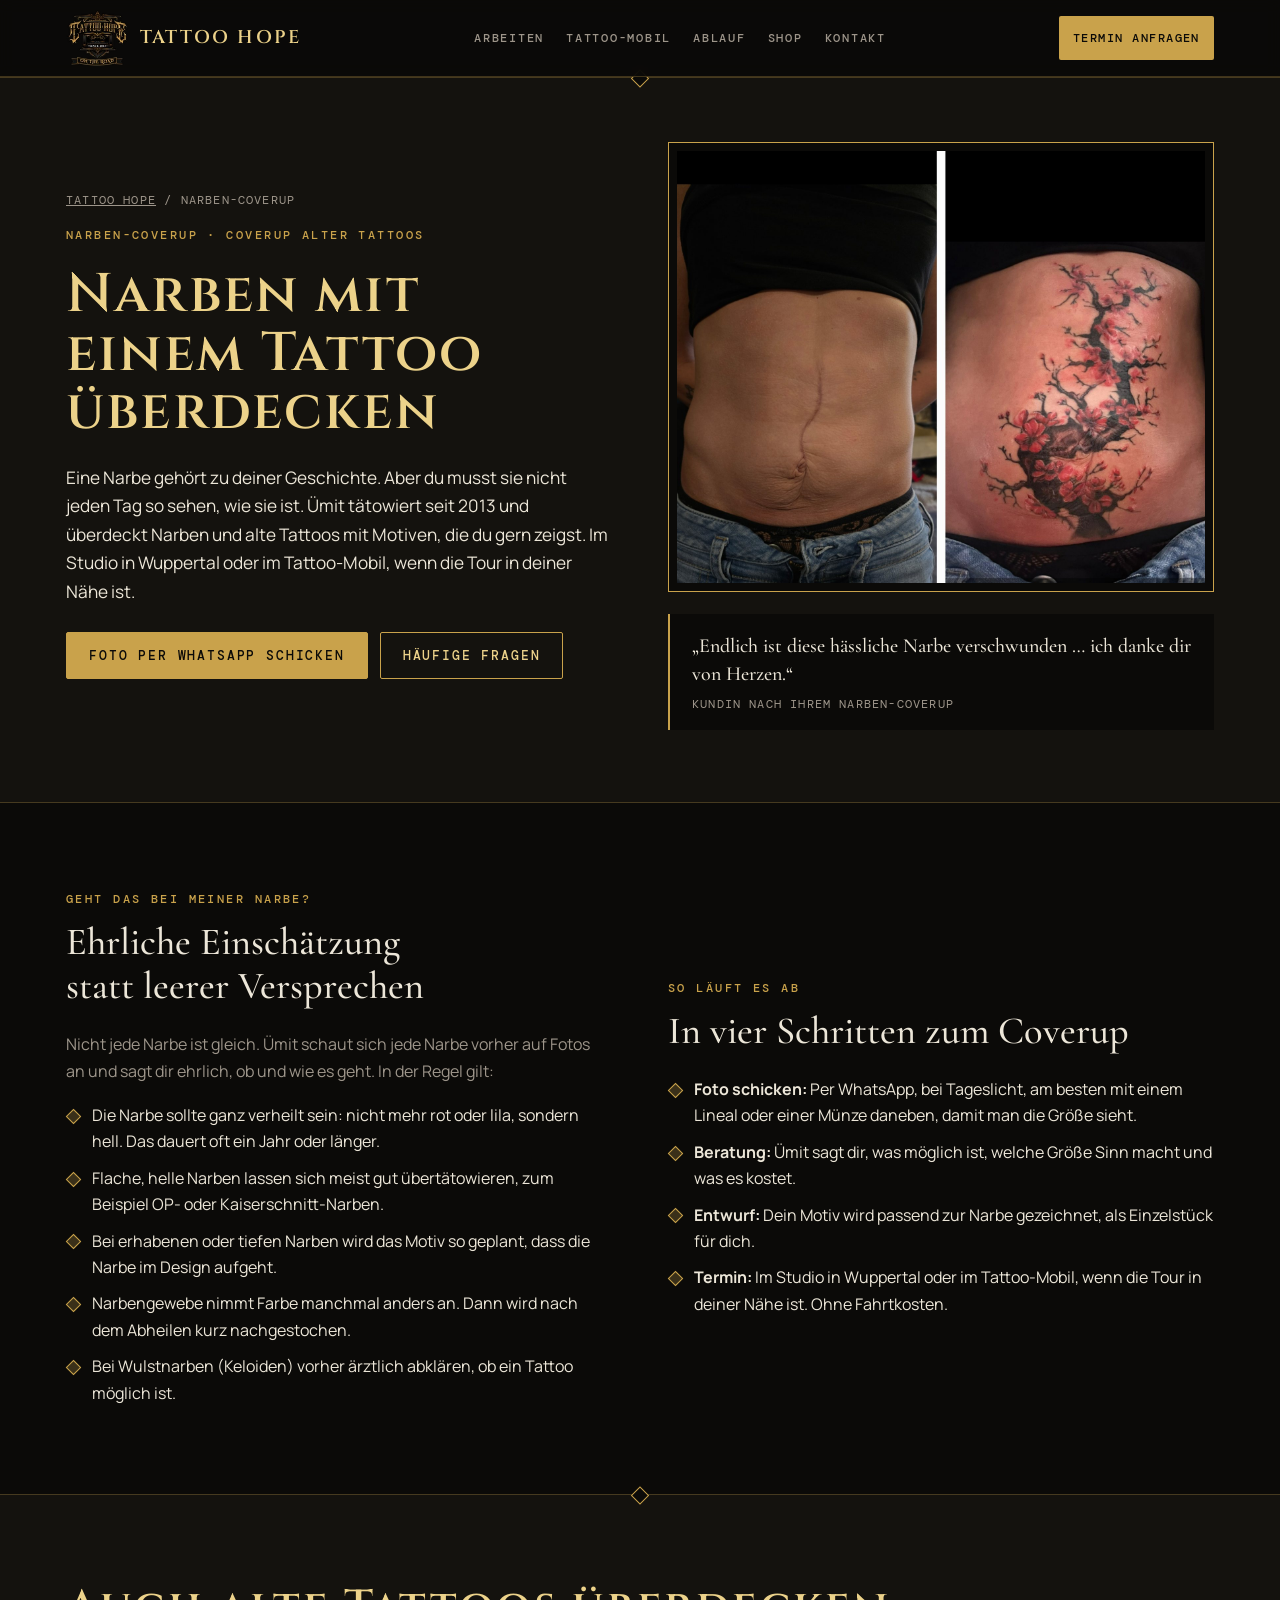
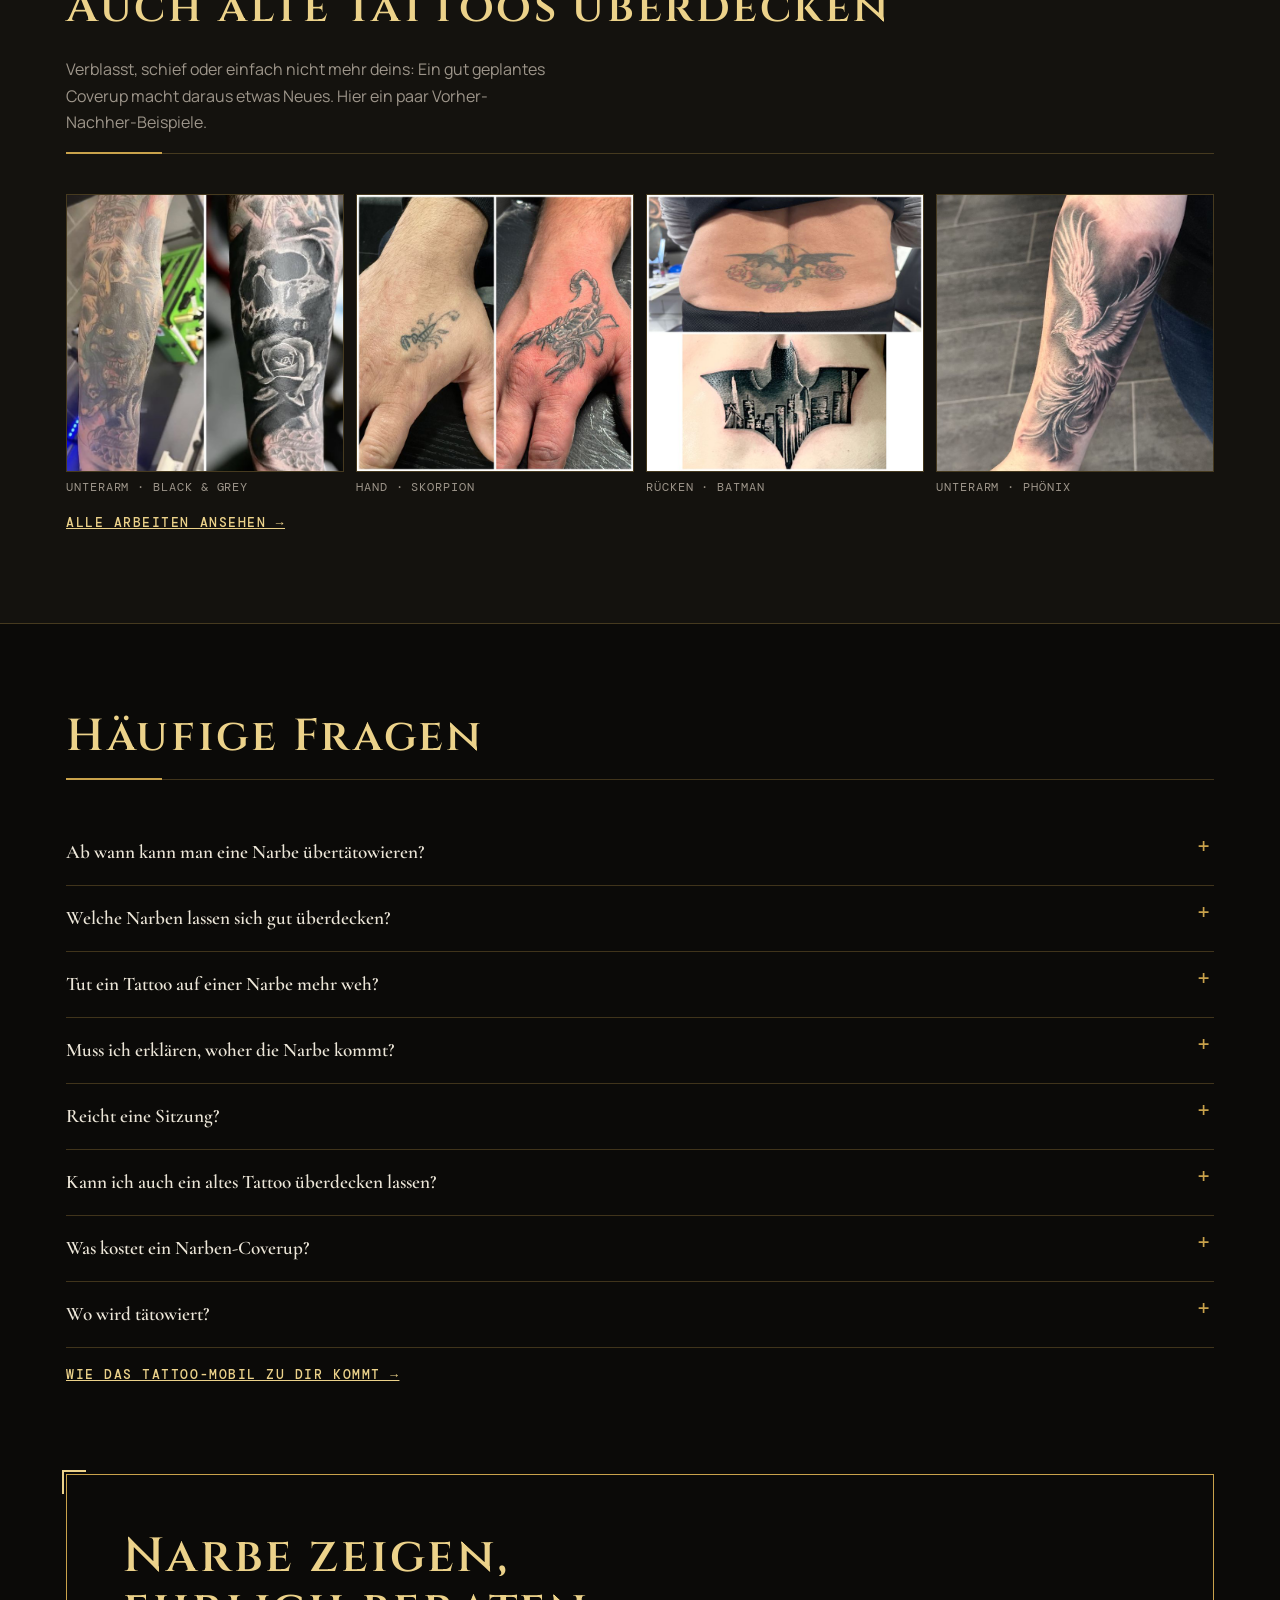
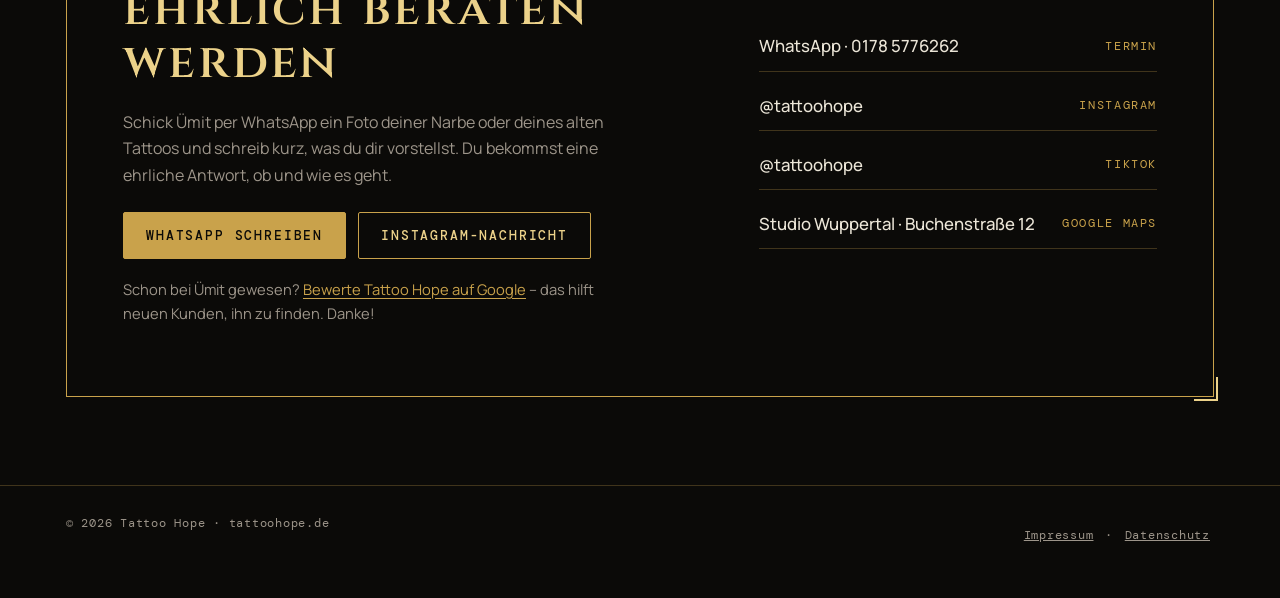
<file: narben-coverup/index.html>
<!doctype html>
<html lang="de">
<head>
<meta charset="utf-8">
<meta name="viewport" content="width=device-width,initial-scale=1,viewport-fit=cover">
<title>Narben-Coverup · Narbe übertätowieren lassen · Tattoo Hope</title>
<meta name="description" content="Narbe mit einem Tattoo überdecken: Tätowierer Ümit macht Narben-Coverups und Coverups alter Tattoos, in Wuppertal oder im Tattoo-Mobil in ganz Deutschland. Vorher-Nachher, Ablauf, ehrliche Beratung.">
<link rel="canonical" href="https://tattoohope.de/narben-coverup/">
<meta name="robots" content="index,follow,max-image-preview:large">
<meta name="author" content="Ümit Babayigit">
<meta property="og:type" content="website">
<meta property="og:locale" content="de_DE">
<meta property="og:site_name" content="Tattoo Hope">
<meta property="og:title" content="Narben-Coverup · Tattoo Hope on the Road">
<meta property="og:description" content="Narben und alte Tattoos mit einem neuen Motiv überdecken – in Wuppertal oder im Tattoo-Mobil in ganz Deutschland.">
<meta property="og:image" content="https://tattoohope.de/img/arbeiten/narben_coverup_l.jpg">
<meta property="og:image:alt" content="Vorher-Nachher: Bauchnarbe, überdeckt mit einem Kirschblüten-Tattoo">
<meta property="og:url" content="https://tattoohope.de/narben-coverup/">
<meta name="twitter:card" content="summary_large_image">
<meta name="theme-color" content="#0b0a08">
<link rel="icon" href="/img/favicon.png" sizes="64x64" type="image/png">
<link rel="apple-touch-icon" href="/img/apple-touch-icon.png">
<link rel="stylesheet" href="/fonts/fonts.css">
<script type="application/ld+json">
{
 "@context": "https://schema.org",
 "@graph": [
  {
   "@type": "Service",
   "@id": "https://tattoohope.de/narben-coverup/#service",
   "name": "Narben-Coverup und Tattoo-Coverup",
   "serviceType": "Narben-Coverup Tattoo",
   "url": "https://tattoohope.de/narben-coverup/",
   "description": "Tätowierer Ümit Babayigit überdeckt Narben und alte Tattoos mit neuen, individuell gezeichneten Motiven – im Studio in Wuppertal oder im Tattoo-Mobil in ganz Deutschland.",
   "provider": {
    "@id": "https://tattoohope.de/#studio"
   },
   "areaServed": {
    "@type": "Country",
    "name": "Deutschland"
   }
  },
  {
   "@type": "FAQPage",
   "@id": "https://tattoohope.de/narben-coverup/#faq",
   "mainEntity": [
    {
     "@type": "Question",
     "name": "Ab wann kann man eine Narbe übertätowieren?",
     "acceptedAnswer": {
      "@type": "Answer",
      "text": "Die Narbe sollte vollständig verheilt sein: nicht mehr rot oder lila, sondern hell und blass. Das dauert oft ein Jahr oder länger, je nach Narbe. Schick Ümit ein Foto, dann sagt er dir ehrlich, ob es schon geht oder ob du besser noch wartest."
     }
    },
    {
     "@type": "Question",
     "name": "Welche Narben lassen sich gut überdecken?",
     "acceptedAnswer": {
      "@type": "Answer",
      "text": "Flache, helle Narben lassen sich meist gut übertätowieren, zum Beispiel OP-Narben oder Kaiserschnitt-Narben. Stark erhabene oder sehr tiefe Narben sind schwieriger. Dann wird das Motiv so geplant, dass die Narbe im Design aufgeht. Bei Wulstnarben (Keloiden) solltest du vorher ärztlich abklären, ob ein Tattoo möglich ist."
     }
    },
    {
     "@type": "Question",
     "name": "Tut ein Tattoo auf einer Narbe mehr weh?",
     "acceptedAnswer": {
      "@type": "Answer",
      "text": "Das ist unterschiedlich. Narbengewebe kann empfindlicher sein, manchmal spürt man dort aber auch weniger. Ümit arbeitet in Ruhe und macht Pausen, wenn du sie brauchst."
     }
    },
    {
     "@type": "Question",
     "name": "Muss ich erklären, woher die Narbe kommt?",
     "acceptedAnswer": {
      "@type": "Answer",
      "text": "Nein. Du musst nichts erzählen, was du nicht erzählen willst. Es geht um dich und dein neues Motiv."
     }
    },
    {
     "@type": "Question",
     "name": "Reicht eine Sitzung?",
     "acceptedAnswer": {
      "@type": "Answer",
      "text": "Oft ja. Narbengewebe nimmt Farbe aber manchmal anders an als normale Haut. Dann ist ein kurzes Nachstechen nötig, wenn alles verheilt ist."
     }
    },
    {
     "@type": "Question",
     "name": "Kann ich auch ein altes Tattoo überdecken lassen?",
     "acceptedAnswer": {
      "@type": "Answer",
      "text": "Ja. Das neue Motiv ist dann meist etwas größer und dunkler als das alte, damit nichts durchscheint. Black & Grey eignet sich dafür besonders gut. Schick ein Foto vom alten Tattoo, dann bekommst du eine ehrliche Einschätzung."
     }
    },
    {
     "@type": "Question",
     "name": "Was kostet ein Narben-Coverup?",
     "acceptedAnswer": {
      "@type": "Answer",
      "text": "Das hängt von Größe, Motiv und Stelle ab. Nach deinem Foto per WhatsApp bekommst du vorher einen klaren Preis."
     }
    },
    {
     "@type": "Question",
     "name": "Wo wird tätowiert?",
     "acceptedAnswer": {
      "@type": "Answer",
      "text": "Im festen Studio in Wuppertal oder im Tattoo-Mobil, wenn Ümits Tour in deiner Nähe ist. Die Anfahrt kostet dich nichts."
     }
    }
   ]
  },
  {
   "@type": "BreadcrumbList",
   "itemListElement": [
    {
     "@type": "ListItem",
     "position": 1,
     "name": "Tattoo Hope",
     "item": "https://tattoohope.de/"
    },
    {
     "@type": "ListItem",
     "position": 2,
     "name": "Narben-Coverup",
     "item": "https://tattoohope.de/narben-coverup/"
    }
   ]
  }
 ]
}
</script>
<style>:root{padding-top:env(safe-area-inset-top,0px);padding-bottom:env(safe-area-inset-bottom,0px)}body{margin:0}[hidden]{display:none!important}</style>
<style>
/* Layout: one dark gallery wall. Gold only on lines, labels and the wordmark; the tattoos carry the colour. */
:root{
  --ink:#0b0a08;          /* page black */
  --soot:#14120e;         /* raised surface */
  --gold:#c9a24b;         /* main gold */
  --gold-hi:#ecd28a;      /* highlight gold */
  --bone:#ece6d8;         /* text */
  --ash:#9d958a;          /* muted text */
  --line:rgba(201,162,75,.28);
  --f-mark:"Cinzel","Trajan Pro",Georgia,serif;
  --f-head:"Cormorant Garamond","Cormorant",Georgia,serif;
  --f-body:"Manrope",system-ui,-apple-system,"Segoe UI",sans-serif;
  --f-mono:"DM Mono",ui-monospace,Consolas,monospace;
  --wrap:1180px;
  color-scheme:dark;
}
*{box-sizing:border-box}
html{scroll-behavior:smooth}
@media (prefers-reduced-motion:reduce){html{scroll-behavior:auto}*{transition:none!important;animation:none!important}}
body{background:var(--ink);color:var(--bone);font:400 16px/1.65 var(--f-body);-webkit-font-smoothing:antialiased}
body::before{content:"";position:fixed;inset:0 0 auto;height:env(safe-area-inset-top,0px);z-index:30;background:var(--ink)}
a{color:inherit}
img{max-width:100%;height:auto;display:block}
.wrap{max-width:var(--wrap);margin:0 auto;padding-left:max(16px,env(safe-area-inset-left,0px));padding-right:max(16px,env(safe-area-inset-right,0px))}
:focus-visible{outline:2px solid var(--gold-hi);outline-offset:3px}

/* header */
.top{position:sticky;top:env(safe-area-inset-top,0px);z-index:20;background:rgba(11,10,8,.88);backdrop-filter:blur(8px);border-bottom:1px solid var(--line)}
.top .wrap{display:flex;align-items:center;justify-content:space-between;gap:16px;padding-block:10px}
.brand{display:flex;align-items:center;gap:12px;text-decoration:none}
.brand img{width:62px;height:auto}
.brand span{font:600 1.15rem/1 var(--f-mark);color:var(--gold-hi);letter-spacing:.12em;text-transform:uppercase}
@media (max-width:420px){.brand span{display:none}}
.nav{display:flex;gap:22px;flex-wrap:wrap}
.nav a{font:500 .78rem/1 var(--f-mono);letter-spacing:.14em;text-transform:uppercase;text-decoration:none;color:var(--ash);padding-block:8px}
.nav a:hover{color:var(--gold-hi)}
@media (max-width:760px){.nav{display:none}}
.top .cta-sm{font:500 .78rem/1 var(--f-mono);letter-spacing:.12em;text-transform:uppercase;text-decoration:none;color:var(--ink);background:var(--gold);padding:11px 14px;border-radius:2px;white-space:nowrap}
.top .cta-sm:hover{background:var(--gold-hi)}

/* hero */
.hero{position:relative;border-bottom:1px solid var(--line);overflow:hidden}
.hero .wrap{display:grid;grid-template-columns:1.05fr .95fr;gap:48px;align-items:center;padding-block:72px 64px}
.hero-copy{min-width:0}
.eyebrow{font:500 .76rem/1.4 var(--f-mono);letter-spacing:.2em;text-transform:uppercase;color:var(--gold)}
.hero h1{margin:.6em 0 .2em;width:min(100%,540px)}
.hero h1 img{width:100%;height:auto;filter:drop-shadow(0 18px 40px rgba(201,162,75,.18))}
.hero p.lead{max-width:34em;color:var(--ash);font-size:1.06rem;margin:1.3em 0 2em}
.btns{display:flex;gap:12px;flex-wrap:wrap}
.btn{display:inline-flex;align-items:center;gap:10px;font:500 .82rem/1 var(--f-mono);letter-spacing:.14em;text-transform:uppercase;text-decoration:none;padding:16px 22px;border-radius:2px;border:1px solid var(--gold);transition:background .2s,color .2s}
.btn.solid{background:var(--gold);color:var(--ink)}
.btn.solid:hover{background:var(--gold-hi);border-color:var(--gold-hi)}
.btn.ghost{color:var(--gold-hi)}
.btn.ghost:hover{background:rgba(201,162,75,.12)}
.hero-pic{position:relative;min-width:0}
.hero-pic .frame{position:relative;border:1px solid var(--gold);padding:10px}
.hero-pic .frame::after{content:"";position:absolute;inset:-14px 14px 14px -14px;border:1px solid var(--line);z-index:-1}
.hero-pic img{width:100%;aspect-ratio:1/1;object-fit:cover;filter:saturate(.9) contrast(1.05)}
.hero-pic figcaption{margin-top:12px;font:400 .74rem/1.4 var(--f-mono);letter-spacing:.12em;text-transform:uppercase;color:var(--ash);display:flex;justify-content:space-between;gap:12px}
@media (max-width:860px){.hero .wrap{grid-template-columns:1fr;padding-block:44px 48px;gap:36px}}

/* fact strip */
.facts{border-bottom:1px solid var(--line);background:var(--soot)}
.facts .wrap{display:grid;grid-template-columns:repeat(4,1fr)}
.fact{padding:22px 18px;border-left:1px solid var(--line);min-width:0}
.fact:first-child{border-left:0;padding-left:0}
a.fact{text-decoration:none;transition:background .2s}
a.fact:hover{background:rgba(201,162,75,.08)}
a.fact:hover span{color:var(--gold-hi)}
.fact b{display:block;font:600 1.7rem/1.1 var(--f-head);color:var(--gold-hi);font-variant-numeric:tabular-nums}
.fact span{font:400 .74rem/1.4 var(--f-mono);letter-spacing:.12em;text-transform:uppercase;color:var(--ash)}
@media (max-width:760px){.facts .wrap{grid-template-columns:1fr 1fr}.fact:nth-child(3){border-left:0;padding-left:0}.fact{border-top:1px solid var(--line)}.fact:nth-child(-n+2){border-top:0}}

/* sections */
section{padding-block:88px}
.sec-head{display:flex;justify-content:space-between;align-items:end;gap:24px;flex-wrap:wrap;margin-bottom:40px;border-bottom:1px solid var(--line);padding-bottom:18px}
.sec-head h2{margin:0;font:600 clamp(1.8rem,4vw,2.8rem)/1.1 var(--f-mark);color:var(--gold-hi);letter-spacing:.06em;text-wrap:balance}
.sec-head p{margin:0;max-width:30em;color:var(--ash)}

/* gallery */
.gallery{display:grid;grid-template-columns:repeat(3,1fr);gap:14px}
.work{position:relative;margin:0;background:var(--soot);border:0;padding:0;cursor:zoom-in;overflow:hidden;color:inherit;text-align:left}
.work img{width:100%;aspect-ratio:4/5;object-fit:cover;object-position:center 35%;transition:transform .5s ease,filter .5s ease;filter:grayscale(.15)}
.work:hover img,.work:focus-visible img{transform:scale(1.04);filter:none}
.work .cap{position:absolute;left:0;right:0;bottom:0;padding:40px 14px 12px;background:linear-gradient(transparent,rgba(11,10,8,.92));display:flex;justify-content:space-between;align-items:baseline;gap:10px}
.work .cap b{font:600 1.2rem/1.1 var(--f-head);color:var(--bone)}
.work .cap i{font:normal 400 .7rem/1 var(--f-mono);letter-spacing:.14em;text-transform:uppercase;color:var(--gold)}
.work.wide{grid-column:span 2}
.work.wide img{aspect-ratio:8/5}
@media (max-width:860px){.gallery{grid-template-columns:1fr 1fr}.work.wide{grid-column:span 2}}
@media (max-width:480px){.gallery{grid-template-columns:1fr}.work.wide{grid-column:auto}.work.wide img{aspect-ratio:4/5}}
/* Galerie 2026-11-21: Video, Vorher/Nachher, "Alle zeigen" */
.gallery{grid-auto-flow:dense}
.work.fit img{object-fit:contain;object-position:center;background:var(--ink)}
.work.fit:hover img{filter:none}
.work video{width:100%;aspect-ratio:4/5;object-fit:cover;display:block;background:var(--ink)}
.work .play{position:absolute;top:12px;right:12px;width:38px;height:38px;display:grid;place-items:center;border:1px solid var(--gold);border-radius:50%;background:rgba(11,10,8,.65);color:var(--gold-hi);font-size:.8rem;padding-left:2px;pointer-events:none}
.gallery .work.more{display:none}
.gallery.all .work.more{display:block}
.more-wrap{display:flex;justify-content:center;margin-top:28px}
.gallery.all + .more-wrap{display:none}
.lb video{max-height:82vh;max-width:100%;width:auto;border:1px solid var(--gold);background:#000}
@media (max-width:760px){.lb video{max-height:72vh}}
.styles{display:flex;flex-wrap:wrap;gap:8px;margin-top:28px}
.styles span{font:400 .74rem/1 var(--f-mono);letter-spacing:.12em;text-transform:uppercase;border:1px solid var(--line);color:var(--gold-hi);padding:9px 12px;border-radius:2px}

/* road */
.road{background:var(--soot);border-block:1px solid var(--line)}
.split{display:grid;grid-template-columns:1fr 1fr;gap:56px;align-items:center}
.split > *{min-width:0}
.split img{width:100%;aspect-ratio:4/5;object-fit:cover;border:1px solid var(--gold);padding:8px;background:var(--ink)}
.split h3{font:500 clamp(1.7rem,3.2vw,2.4rem)/1.15 var(--f-head);margin:.3em 0 .6em;text-wrap:balance}
.split p{color:var(--ash);max-width:34em}
.stops{list-style:none;padding:0;margin:28px 0 0;display:flex;flex-wrap:wrap;gap:6px 0;font:400 .8rem/1.6 var(--f-mono);letter-spacing:.08em;text-transform:uppercase;color:var(--bone)}
.stops li:not(:last-child)::after{content:"·";color:var(--gold);margin:0 .7em}
.note{margin-top:22px;font:400 .82rem/1.5 var(--f-mono);color:var(--gold);letter-spacing:.04em}
@media (max-width:860px){.split{grid-template-columns:1fr;gap:32px}.split.rev img{order:-1}}

/* steps */
.steps{display:grid;grid-template-columns:repeat(4,1fr);gap:0;border-top:1px solid var(--line)}
.step{padding:26px 22px 8px 0;border-right:1px solid var(--line);min-width:0}
.step + .step{padding-left:22px}
.step:last-child{border-right:0}
.step .n{font:600 2.2rem/1 var(--f-mark);color:var(--gold)}
.step h4{font:600 1.3rem/1.2 var(--f-head);margin:.5em 0 .3em}
.step p{color:var(--ash);margin:0;font-size:.95rem}
@media (max-width:860px){.steps{grid-template-columns:1fr 1fr}.step:nth-child(2){border-right:0}.step:nth-child(3){padding-left:0}.step:nth-child(n+3){border-top:1px solid var(--line)}}
@media (max-width:480px){.steps{grid-template-columns:1fr}.step,.step + .step{padding-left:0;border-right:0}.step + .step{border-top:1px solid var(--line)}}

.care{margin-top:36px;border:1px solid var(--line);background:var(--soot);padding:24px clamp(18px,3vw,32px);display:flex;justify-content:space-between;align-items:center;gap:24px;flex-wrap:wrap}
.care > div{min-width:0;flex:1 1 320px}
.care h4{font:600 1.35rem/1.2 var(--f-head);margin:0 0 .3em;color:var(--gold-hi)}
.care p{margin:0;color:var(--ash);max-width:40em}

/* shop */
.shop{background:var(--soot);border-block:1px solid var(--line);margin-bottom:88px}
.shop-grid{display:grid;grid-template-columns:1fr 1fr;gap:56px;align-items:center}
.shop-grid > *{min-width:0}
.shop-pics{position:relative;padding-right:18%;padding-bottom:12%}
.shop-main{width:100%;height:auto;aspect-ratio:4/5;object-fit:cover;border:1px solid var(--gold);padding:8px;background:var(--ink)}
.shop-flat{position:absolute;right:0;bottom:0;width:44%;height:auto;aspect-ratio:1;object-fit:cover;border:1px solid var(--gold);padding:6px;background:var(--ink)}
.shop-copy h2{margin:.2em 0 .1em;font:600 clamp(1.8rem,4vw,2.8rem)/1.1 var(--f-mark);color:var(--gold-hi);letter-spacing:.06em}
.shop-copy h3{font:500 clamp(1.4rem,2.6vw,1.9rem)/1.2 var(--f-head);margin:.2em 0 .6em}
.shop-copy p{color:var(--ash);max-width:34em}
.shop-copy .price{font:600 1.6rem/1.2 var(--f-head);color:var(--bone);margin:18px 0 0}
.shop-copy .price span{display:block;font:400 .78rem/1.5 var(--f-mono);letter-spacing:.04em;color:var(--ash);margin-top:4px}
.shop-note{margin-top:18px;font-size:.82rem}
@media (max-width:860px){.shop-grid{grid-template-columns:1fr;gap:32px}}

/* contact */
.contact{text-align:left}
.contact .box{border:1px solid var(--gold);padding:clamp(28px,5vw,56px);display:grid;grid-template-columns:1.2fr .8fr;gap:40px;align-items:center;position:relative}
.contact .box > *{min-width:0}
.contact h2{margin:0 0 .4em;font:600 clamp(1.9rem,4.5vw,3rem)/1.1 var(--f-mark);color:var(--gold-hi);letter-spacing:.06em}
.contact p{color:var(--ash);max-width:32em}
.links{display:grid;gap:10px}
.links a{display:flex;justify-content:space-between;align-items:center;gap:12px;text-decoration:none;border-bottom:1px solid var(--line);padding:14px 0;font:500 1.05rem/1.2 var(--f-body)}
.links a small{font:400 .72rem/1 var(--f-mono);letter-spacing:.14em;text-transform:uppercase;color:var(--gold)}
.links a:hover{color:var(--gold-hi)}
.review-hint{margin-top:18px;font-size:.92rem;color:var(--ash)}
.review-hint a{color:var(--gold);text-underline-offset:3px}
.review-hint a:hover{color:var(--gold-hi)}
.more-link{display:inline-block;margin-top:18px;font:500 .8rem/1.4 var(--f-mono);letter-spacing:.12em;text-transform:uppercase;color:var(--gold-hi)}
@media (max-width:760px){.contact .box{grid-template-columns:1fr}}

.legal{border-top:1px solid var(--line);padding-block:64px;background:var(--soot)}
.legal + .legal{background:var(--ink)}
.legal h2{margin:0 0 28px;font:600 clamp(1.5rem,3vw,2rem)/1.1 var(--f-mark);color:var(--gold-hi);letter-spacing:.06em}
.legal-grid{display:grid;grid-template-columns:1fr 1fr;gap:12px 56px}
.legal-grid > div{min-width:0}
.legal h3{margin:22px 0 6px;font:500 .74rem/1.4 var(--f-mono);letter-spacing:.14em;text-transform:uppercase;color:var(--gold)}
.legal-grid > div > h3:first-child{margin-top:0}
.legal p{margin:0;color:var(--ash);font-size:.93rem;max-width:40em;overflow-wrap:anywhere}
.legal .sel{color:var(--bone);user-select:all}
.legal .todo{color:var(--gold-hi);background:rgba(201,162,75,.12);padding:0 4px}
.legal .stand{margin-top:22px;font:400 .74rem/1.4 var(--f-mono);letter-spacing:.1em}
@media (max-width:760px){.legal-grid{grid-template-columns:1fr}.legal-grid > div + div > h3:first-child{margin-top:22px}}
footer{border-top:1px solid var(--line);padding-block:28px 40px;color:var(--ash);font:400 .78rem/1.6 var(--f-mono);letter-spacing:.06em}
footer .wrap{display:flex;justify-content:space-between;gap:16px;flex-wrap:wrap}
footer a{color:var(--ash)}

/* lightbox */
.lb{position:fixed;inset:0;z-index:50;background:rgba(5,5,4,.95);display:grid;place-items:center;padding:max(20px,env(safe-area-inset-top,0px)) max(16px,env(safe-area-inset-right,0px)) max(20px,env(safe-area-inset-bottom,0px)) max(16px,env(safe-area-inset-left,0px))}
.lb figure{margin:0;display:grid;gap:12px;justify-items:center;max-height:100%}
.lb img{max-height:82vh;width:auto;border:1px solid var(--gold)}
.lb figcaption{font:600 1.2rem/1.2 var(--f-head);color:var(--bone)}
.lb button{position:absolute;background:none;border:1px solid var(--line);color:var(--gold-hi);font:400 1.4rem/1 var(--f-body);width:48px;height:48px;cursor:pointer;border-radius:2px}
.lb button:hover{background:rgba(201,162,75,.15)}
.lb .x{top:max(16px,env(safe-area-inset-top,0px));right:max(16px,env(safe-area-inset-right,0px))}
.lb .prev{left:max(16px,env(safe-area-inset-left,0px));top:50%}
.lb .next{right:max(16px,env(safe-area-inset-right,0px));top:50%}

/* ===== Upgrade 2026-11-20: Animationen, Mobil-Menü, ROAD SOUL ===== */
:root{--ease:cubic-bezier(.2,.7,.2,1);--rust:#c4622d}
.vh{position:absolute!important;width:1px;height:1px;overflow:hidden;clip:rect(0 0 0 0);white-space:nowrap}

/* Header: Mobil-Menü als Wischleiste, Schrumpfen, Fortschrittslinie */
.top .progress{position:absolute;left:0;right:0;bottom:-1px;height:2px;background:linear-gradient(90deg,var(--gold),var(--gold-hi));transform:scaleX(0);transform-origin:0 50%;pointer-events:none}
.top{transition:background-color .35s}
.top.is-scrolled{background:rgba(11,10,8,.96)}
.brand img{transition:transform .35s var(--ease);transform-origin:left center}
.top.is-scrolled .brand img{transform:scale(.8)}
.nav a{position:relative}
.nav a::after{content:"";position:absolute;left:0;right:0;bottom:2px;height:1px;background:var(--gold-hi);transform:scaleX(0);transform-origin:left;transition:transform .35s var(--ease)}
.nav a:hover::after,.nav a.on::after{transform:none}
.nav a.on{color:var(--gold-hi)}
@media (max-width:760px){
  .top .wrap{flex-wrap:wrap;row-gap:4px}
  .nav{display:flex;order:3;width:100%;flex-wrap:nowrap;gap:20px;overflow-x:auto;scrollbar-width:none;-webkit-overflow-scrolling:touch;mask-image:linear-gradient(90deg,#000 85%,transparent)}
  .nav::-webkit-scrollbar{display:none}
  .nav a{white-space:nowrap;font-size:.7rem;padding-block:12px}
}

/* Hero-Einstieg */
@keyframes up{from{opacity:0;transform:translateY(18px)}to{opacity:1;transform:none}}
.hero-copy>*,.hero-pic{animation:up .9s var(--ease) both}
.hero-copy>:nth-child(2){animation-delay:.05s}.hero-copy>:nth-child(3){animation-delay:.2s}
.hero-copy>:nth-child(4){animation-delay:.3s}.hero-copy>:nth-child(5){animation-delay:.4s}
.hero-pic{animation-delay:.25s}
.hero-pic .frame{will-change:transform}

/* Goldschimmer übers Logo */
.hero h1{position:relative}
.hero h1::after{content:"";position:absolute;inset:0;-webkit-mask:url(img/logo_1080.webp) center/100% 100% no-repeat;mask:url(img/logo_1080.webp) center/100% 100% no-repeat;background:linear-gradient(105deg,transparent 42%,rgba(255,240,200,.95) 50%,transparent 58%) 150% 0/250% 100% no-repeat;mix-blend-mode:overlay;animation:shine 9s 1.8s infinite;pointer-events:none}
@keyframes shine{0%{background-position:150% 0}18%,100%{background-position:-50% 0}}

/* Scroll-Reveal */
.js .rv{opacity:0;transform:translateY(26px);transition:opacity .8s var(--ease) var(--d,0ms),transform .8s var(--ease) var(--d,0ms)}
.js .rv.in{opacity:1;transform:none}

/* Goldlinie unter Abschnitts-Überschriften */
.sec-head{position:relative}
.sec-head::after{content:"";position:absolute;left:0;bottom:-1px;width:96px;height:2px;background:var(--gold);transform-origin:left;transition:transform 1.1s var(--ease) .3s}
.js .sec-head.rv::after{transform:scaleX(0)}.js .sec-head.in::after{transform:none}

/* Galerie: Zoom nur mit Maus, Goldrahmen */
.work img{transition:transform .8s var(--ease),filter .5s}
.work:hover img{transform:none;filter:grayscale(.15)}
.work::after{content:"";position:absolute;inset:10px;border:1px solid var(--gold-hi);opacity:0;transform:scale(1.03);transition:opacity .4s,transform .5s var(--ease);pointer-events:none}
.work .cap{transition:padding .4s var(--ease)}
@media (hover:hover){
  .work:hover img,.work:focus-visible img{transform:scale(1.05);filter:none}
  .work:hover::after,.work:focus-visible::after{opacity:.75;transform:none}
  .work:hover .cap{padding-bottom:20px}
}
.work:focus-visible img{filter:none}

/* Buttons: Glanz beim Hover, Drück-Effekt */
.btn,.top .cta-sm{position:relative;overflow:hidden;transition:background .2s,color .2s,border-color .2s,transform .15s}
.btn:active,.top .cta-sm:active{transform:translateY(1px) scale(.98)}
.btn.solid::before,.top .cta-sm::before{content:"";position:absolute;inset:0;background:linear-gradient(105deg,transparent 35%,rgba(255,244,210,.55) 50%,transparent 65%);transform:translateX(-120%);transition:transform .7s var(--ease);pointer-events:none}
@media (hover:hover){.btn.solid:hover::before,.top .cta-sm:hover::before{transform:translateX(120%)}}
.btn svg{width:16px;height:16px;flex:none}

/* Fakten: Text passt auf schmale Handys */
.fact b{font-size:clamp(1.2rem,5vw,1.7rem);overflow-wrap:anywhere}
a.fact{padding-left:18px}
.fact:first-child{padding-left:0}
@media (max-width:760px){a.fact:nth-child(3){padding-left:0}}

/* Ethno-Trenner + Eckklammern */
.road,.shop{position:relative}
.road::before,.shop::before{content:"";position:absolute;top:-6px;left:50%;width:11px;height:11px;transform:translateX(-50%) rotate(45deg);border:1px solid var(--gold);background:var(--ink);z-index:1}
.contact .box::before,.contact .box::after{content:"";position:absolute;width:22px;height:22px;pointer-events:none}
.contact .box::before{top:-5px;left:-5px;border-top:2px solid var(--gold-hi);border-left:2px solid var(--gold-hi)}
.contact .box::after{bottom:-5px;right:-5px;border-bottom:2px solid var(--gold-hi);border-right:2px solid var(--gold-hi)}

/* Lightbox */
.lb:not([hidden]){animation:fade .25s ease-out}
.lb img{animation:zoomIn .35s var(--ease)}
@keyframes fade{from{opacity:0}}
@keyframes zoomIn{from{opacity:0;transform:scale(.96)}}
.lb .prev,.lb .next{transform:translateY(-50%)}
@media (max-width:760px){.lb img{max-height:72vh}.lb .prev,.lb .next{top:auto;bottom:max(20px,env(safe-area-inset-bottom,0px));transform:none}}

/* Shop: ROAD SOUL */
.shop-pics.rs{padding:0}
.rs-motif{width:100%;height:auto;aspect-ratio:1;object-fit:cover;border:1px solid var(--rust);padding:8px;background:var(--ink)}
.badge{display:inline-block;font:500 .7rem/1 var(--f-mono);letter-spacing:.16em;text-transform:uppercase;color:var(--ink);background:var(--rust);padding:6px 9px;border-radius:2px;margin-left:10px;vertical-align:middle}
.btn.rust{background:var(--rust);border-color:var(--rust);color:var(--ink)}
.btn.rust:hover{background:#d8783f;border-color:#d8783f}
.also{display:flex;gap:16px;align-items:center;margin-top:28px;padding-top:22px;border-top:1px solid var(--line);text-decoration:none}
.also img{width:84px;height:84px;object-fit:cover;border:1px solid var(--gold);padding:3px;background:var(--ink);flex:none}
.also b{display:block;font:600 1.15rem/1.2 var(--f-head);color:var(--bone)}
.also span{font:400 .74rem/1.4 var(--f-mono);letter-spacing:.08em;color:var(--ash)}
.also:hover b{color:var(--gold-hi)}

/* QA-Fixes: kein seitliches Scrollen, Tap-Flächen, Überschriften */
.legal h2{font-size:clamp(1.2rem,6vw,2rem);overflow-wrap:anywhere;hyphens:auto}
@media (max-width:360px){.steps-mini li{font-size:.5rem;letter-spacing:0}}
.top .cta-sm{min-height:44px;display:inline-flex;align-items:center}
footer a{display:inline-block;padding:12px 4px}
.lb button{background:rgba(11,10,8,.7)}
.lb figure{cursor:zoom-out}.lb img{cursor:default}
.split h2{font:500 clamp(1.7rem,3.2vw,2.4rem)/1.15 var(--f-head);margin:.3em 0 .6em;text-wrap:balance}
.step h3{font:600 1.3rem/1.2 var(--f-head);margin:.5em 0 .3em}
.care h3{font:600 1.35rem/1.2 var(--f-head);margin:0 0 .3em;color:var(--gold-hi)}
@media (prefers-reduced-motion:reduce){.hero h1::after{display:none}}
/* =====================================================================
   STORY 3D – Entwurf A "3D-Bühne / Produktfilm"
   Alles unter .story3d. 5 Szenen, 18 s Loop, jede Szene besitzt 20 %.
   Zeitachse: jedes animierte Element erbt --d (Szenen-Offset) und
   schreibt seine Keyframes in Szenen-lokaler Zeit (0–22 % von 18 s).
   ===================================================================== */
.story3d{
  --T:18s;--d:0s;
  --s3-bg:#0b0a08;--s3-surface:#14120e;--s3-gold:#c9a24b;--s3-gold-hi:#ecd28a;
  --s3-text:#ece6d8;--s3-muted:#9d958a;--s3-line:rgba(236,230,216,.12);
  position:relative;width:min(100%,540px);margin:22px 0 0;padding:0;
  overflow:hidden;font-family:'Manrope',system-ui,sans-serif;color:var(--s3-text);
  -webkit-tap-highlight-color:transparent
}
.story3d *,.story3d *::before,.story3d *::after{box-sizing:border-box}

/* Bühne */
.story3d .s3-viewport{position:relative;padding:14px 12px 30px;perspective:1100px;perspective-origin:50% 18%;overflow:hidden}
.story3d .s3-tilt,.story3d .s3-sway,.story3d .s3-card,.story3d .s3-scene,.story3d .s3-dust{transform-style:preserve-3d}
.story3d .s3-tilt{position:relative;transform:rotateX(9deg);will-change:transform}
.story3d .s3-sway{position:relative}
.story3d .s3-card{position:relative;aspect-ratio:500/216}

/* Glasplatte mit Goldkante (Dicke = edge hinter face) */
.story3d .s3-edge,.story3d .s3-face{position:absolute;inset:0;border-radius:14px}
.story3d .s3-edge{transform:translateZ(-52px) scale(1.047);
  background:linear-gradient(180deg,#6d5427 0%,#2a2010 45%,#100d08 100%);
  box-shadow:0 34px 60px -18px rgba(0,0,0,.95),0 0 60px -12px rgba(201,162,75,.25)}
.story3d .s3-face{transform:translateZ(-40px) scale(1.036);
  background:
    radial-gradient(120% 90% at 70% 30%,rgba(201,162,75,.12),transparent 60%),
    radial-gradient(80% 70% at 15% 100%,rgba(236,210,138,.06),transparent 60%),
    linear-gradient(160deg,#1c1913 0%,#14120e 50%,#0d0b08 100%);
  border:1px solid rgba(201,162,75,.5);
  box-shadow:inset 0 1px 0 rgba(236,210,138,.35),inset 0 -24px 40px rgba(0,0,0,.45),inset 0 0 0 1px rgba(0,0,0,.35)}
.story3d .s3-face::before{content:"";position:absolute;inset:8px;border-radius:9px;border:1px solid rgba(201,162,75,.14)}
.story3d .s3-face::after{content:"";position:absolute;inset:8px;
  --c:rgba(236,210,138,.7);
  background:
    linear-gradient(var(--c),var(--c)) left top/16px 1px no-repeat,linear-gradient(var(--c),var(--c)) left top/1px 16px no-repeat,
    linear-gradient(var(--c),var(--c)) right top/16px 1px no-repeat,linear-gradient(var(--c),var(--c)) right top/1px 16px no-repeat,
    linear-gradient(var(--c),var(--c)) left bottom/16px 1px no-repeat,linear-gradient(var(--c),var(--c)) left bottom/1px 16px no-repeat,
    linear-gradient(var(--c),var(--c)) right bottom/16px 1px no-repeat,linear-gradient(var(--c),var(--c)) right bottom/1px 16px no-repeat}

/* Spiegelnder Boden */
.story3d .s3-floor{position:absolute;left:-25%;width:150%;top:100%;height:260px;transform-origin:50% 0;
  transform:translateY(6px) rotateX(90deg);pointer-events:none;
  background:
    radial-gradient(40% 32% at 50% 0%,rgba(201,162,75,.30),transparent 70%),
    repeating-linear-gradient(90deg,rgba(201,162,75,.16) 0 1px,transparent 1px 36px),
    repeating-linear-gradient(0deg,rgba(201,162,75,.16) 0 1px,transparent 1px 36px);
  -webkit-mask-image:radial-gradient(55% 75% at 50% 0%,#000 10%,transparent 75%);
          mask-image:radial-gradient(55% 75% at 50% 0%,#000 10%,transparent 75%)}

/* Szenen + Tiefenebenen */
.story3d .s3-scene{position:absolute;inset:0;--d:calc(var(--i) * var(--T) / 5)}
.story3d .s3-l{position:absolute;inset:0;width:100%;height:100%;display:block;opacity:0}
.story3d .s3-back{transform:translateZ(-22px) scale(1.02)}
.story3d .s3-front{transform:translateZ(42px) scale(.962)}
.story3d .s3-cap{position:absolute;left:6.4%;top:9%;transform:translateZ(28px) scale(.975);transform-origin:0 0;opacity:0;
  display:flex;flex-direction:column;gap:2px;pointer-events:none;text-shadow:0 2px 12px rgba(0,0,0,.8)}
.story3d .s3-num{display:flex;align-items:center;gap:8px;font:600 .62rem/1 'Cinzel',serif;letter-spacing:.24em;color:var(--s3-gold)}
.story3d .s3-num::after{content:"";width:22px;height:1px;background:linear-gradient(90deg,var(--s3-gold),transparent)}
.story3d .s3-ttl{font:600 1.32rem/1.05 'Cormorant Garamond',serif;color:var(--s3-text);letter-spacing:.01em}
.story3d .s3-sub{font:500 .66rem/1.3 'Manrope',sans-serif;color:var(--s3-muted);max-width:15em}

/* Glasscheibe vorne: Lichtstreifen + Spiegelung (folgt der Maus) */
.story3d .s3-glass{position:absolute;inset:0;border-radius:14px;overflow:hidden;pointer-events:none;
  transform:translateZ(54px) scale(.951);
  box-shadow:inset 0 1px 0 rgba(255,255,255,.07),inset 0 0 0 1px rgba(236,210,138,.06)}
.story3d .s3-sweep{position:absolute;top:-30%;bottom:-30%;left:0;width:38%;
  background:linear-gradient(100deg,transparent 0%,rgba(236,210,138,.0) 30%,rgba(236,210,138,.16) 50%,rgba(236,210,138,0) 70%,transparent 100%);
  transform:translateX(-120%) skewX(-14deg);will-change:transform;
  animation:s3-sweep calc(var(--T) / 5) cubic-bezier(.5,0,.3,1) infinite}
.story3d .s3-spec{position:absolute;left:50%;top:30%;width:70%;aspect-ratio:1;margin:-35% 0 0 -35%;border-radius:50%;
  background:radial-gradient(closest-side,rgba(236,210,138,.10),transparent);will-change:transform}

/* Goldstaub in verschiedenen Tiefen */
.story3d .s3-dust{position:absolute;inset:0;pointer-events:none}
.story3d .s3-dust i{position:absolute;width:3px;height:3px;border-radius:50%;background:var(--s3-gold-hi);
  box-shadow:0 0 6px 1px rgba(236,210,138,.55);opacity:0;
  transform:translate3d(0,0,var(--z));animation:s3-dust var(--t,9s) ease-in-out infinite;animation-delay:var(--dl,0s)}

/* SVG-Grafik */
.story3d svg text{font-family:'Manrope',sans-serif}
.story3d .ln{fill:none;stroke:var(--s3-gold);stroke-width:1.6;stroke-linecap:round;stroke-linejoin:round}
.story3d .ln-hi{fill:none;stroke:var(--s3-gold-hi);stroke-width:1.8;stroke-linecap:round;stroke-linejoin:round}
.story3d .ln-soft{fill:none;stroke:rgba(201,162,75,.35);stroke-width:1.2}
.story3d .glass{fill:url(#s3d-glass);stroke:var(--s3-gold);stroke-width:1.4}
.story3d .goldfill{fill:url(#s3d-gold)}
.story3d .cap{font:500 9.5px 'DM Mono',monospace;letter-spacing:.2em;fill:var(--s3-muted);text-anchor:middle}
.story3d .msg{font-size:14.5px;font-weight:500;fill:var(--s3-text)}
.story3d .msg-d{font-size:14.5px;font-weight:700;fill:#17130b}
.story3d .mono{font:500 10.5px 'DM Mono',monospace;letter-spacing:.08em;fill:var(--s3-gold-hi);text-anchor:middle}
.story3d .chip{font:500 8.5px 'DM Mono',monospace;letter-spacing:.16em;fill:var(--s3-text);text-anchor:middle}
.story3d .mark{font:600 30px 'Cinzel',serif;fill:var(--s3-gold-hi);text-anchor:middle}
.story3d .draw{stroke-dasharray:1 1;stroke-dashoffset:1}

/* Gemeinsame Zeitachse */
.story3d .s3-scene,.story3d .s3-scene>.s3-l,.story3d .s3-scene>.s3-cap,.story3d .a,
.story3d .s3-steps b,.story3d .s3-steps li::before{
  animation-duration:var(--T);animation-delay:var(--d);animation-iteration-count:infinite;
  animation-fill-mode:both;animation-timing-function:cubic-bezier(.55,0,.25,1)}
.story3d .a{transform-box:fill-box;transform-origin:center}
.story3d .s3-scene{animation-name:s3-scene;will-change:transform}
.story3d .s3-scene>.s3-l,.story3d .s3-scene>.s3-cap{animation-name:s3-fade}

@keyframes s3-scene{
  0%{transform:translate3d(30%,0,-200px) rotateY(-62deg)}
  3.6%{transform:translate3d(0,0,0) rotateY(0)}
  18%{transform:translate3d(0,0,0) rotateY(0)}
  22%,100%{transform:translate3d(-30%,0,-200px) rotateY(62deg)}
}
@keyframes s3-fade{0%{opacity:0}3%,18.4%{opacity:1}21.6%,100%{opacity:0}}
@keyframes s3-sweep{0%,8%{transform:translateX(-120%) skewX(-14deg)}42%,100%{transform:translateX(320%) skewX(-14deg)}}
@keyframes s3-dust{0%{opacity:0;transform:translate3d(0,14px,var(--z))}30%,70%{opacity:var(--o,.7)}100%{opacity:0;transform:translate3d(6px,-26px,var(--z))}}
@keyframes s3-sway{0%{transform:rotateY(-7deg) rotateX(1.5deg)}100%{transform:rotateY(7deg) rotateX(-1.5deg)}}

/* --- Szene 1: Anfrage --- */
.story3d .s1-typing{animation-name:s1-pop}
.story3d .s1-sent{animation-name:s1-sent}
.story3d .s1-dot{animation-name:s1-dot;transform-origin:center}
.story3d .s1-dot:nth-child(2){animation-delay:calc(var(--d) + .12s)}
.story3d .s1-dot:nth-child(3){animation-delay:calc(var(--d) + .24s)}
.story3d .s1-env{animation-name:s1-env}
.story3d .s1-trail{animation-name:s1-trail}
.story3d .s1-ring{animation-name:s1-ring}
.story3d .s1-medal{animation-name:s1-medal}
@keyframes s1-pop{0%,2.5%{transform:scale(0);opacity:0}4%{transform:scale(1.1);opacity:1}5%,6%{transform:scale(1);opacity:1}7%,100%{transform:scale(.9);opacity:0}}
@keyframes s1-dot{0%,3%{transform:translateY(0)}3.6%{transform:translateY(-2px)}4.2%,100%{transform:translateY(0)}}
@keyframes s1-sent{0%,6%{transform:translateY(8px) scale(.6);opacity:0}7.5%,100%{transform:none;opacity:1}}
@keyframes s1-trail{0%,7%{stroke-dashoffset:1}13.5%,100%{stroke-dashoffset:0}}
@keyframes s1-env{
  0%,7%{transform:translate(0,0) rotate(-18deg) scale(.4);opacity:0}
  7.8%{transform:translate(8px,-8px) rotate(-18deg) scale(1);opacity:1}
  9.2%{transform:translate(40px,-34px) rotate(-12deg) scale(1.1)}
  10.6%{transform:translate(84px,-50px) rotate(0deg) scale(1.15)}
  12%{transform:translate(124px,-36px) rotate(14deg) scale(1.05)}
  13.4%{transform:translate(152px,-2px) rotate(22deg) scale(.6);opacity:1}
  14%,100%{transform:translate(152px,-2px) rotate(22deg) scale(.3);opacity:0}}
@keyframes s1-ring{0%,13.2%{transform:scale(1);opacity:0}13.6%{opacity:.9}17%,100%{transform:scale(1.7);opacity:0}}
@keyframes s1-medal{0%,13%{transform:scale(1)}14%{transform:scale(1.08)}15.5%,100%{transform:scale(1)}}

/* --- Szene 2: Absprache --- */
.story3d .s2-b1{animation-name:s2-b1}
.story3d .s2-b2{animation-name:s2-b2}
.story3d .s2-cal{animation-name:s2-cal}
.story3d .s2-tick{animation-name:s2-tick}
.story3d .s2-chip{animation-name:s2-chip}
.story3d .s2-chip.c2{animation-delay:calc(var(--d) + .3s)}
.story3d .s2-chip.c3{animation-delay:calc(var(--d) + .6s)}
@keyframes s2-b1{0%,2.5%{transform:translateY(12px) scale(.85);opacity:0}5%,100%{transform:none;opacity:1}}
@keyframes s2-b2{0%,6.5%{transform:translateY(12px) scale(.85);opacity:0}9%,100%{transform:none;opacity:1}}
@keyframes s2-cal{0%,10%{transform:translateY(-10px) rotate(-8deg) scale(.7);opacity:0}12.4%{transform:rotate(2deg) scale(1.04);opacity:1}13.4%,100%{transform:none;opacity:1}}
@keyframes s2-tick{0%,13%{stroke-dashoffset:1}15%,100%{stroke-dashoffset:0}}
@keyframes s2-chip{0%,13%{transform:translateY(6px);opacity:0}14.6%,100%{transform:none;opacity:1}}

/* --- Szene 3: Anfahrt --- */
.story3d .s3-drive{animation-name:s3-drive;transform-box:view-box;transform-origin:0 0}
.story3d .s3-wheel{animation-name:s3-wheel}
.story3d .s3-sky{animation-name:s3-sky;animation-timing-function:linear;transform-box:view-box}
.story3d .s3-dash{animation-name:s3-dash;transform-box:view-box}
.story3d .s3-posts{animation-name:s3-posts;transform-box:view-box}
.story3d .s3-pin{animation-name:s3-pin}
.story3d .s3-beam{animation-name:s3-beam}
@keyframes s3-drive{0%,1.5%{transform:translateX(-340px)}12%{transform:translateX(4px)}13%{transform:translateX(0) translateY(-1px)}14%,100%{transform:none}}
@keyframes s3-wheel{0%,1.5%{transform:rotate(0)}12%,100%{transform:rotate(900deg)}}
@keyframes s3-sky{0%{transform:translateX(0)}22%,100%{transform:translateX(-80px)}}
@keyframes s3-dash{0%,1.5%{transform:translateX(0)}12%,100%{transform:translateX(-480px)}}
@keyframes s3-posts{0%,1.5%{transform:translateX(0)}12%,100%{transform:translateX(-720px)}}
@keyframes s3-pin{0%,11.5%{transform:translateY(-34px);opacity:0}13.2%{transform:translateY(2px);opacity:1}14%,100%{transform:none;opacity:1}}
@keyframes s3-beam{0%,4%{opacity:0}8%,100%{opacity:1}}

/* --- Szene 4: Einsteigen --- */
.story3d .s4-door{animation-name:s4-door;transform-origin:left center}
.story3d .s4-light{animation-name:s4-light}
.story3d .s4-win{animation-name:s4-win}
.story3d .s4-walk{animation-name:s4-walk;transform-box:view-box;transform-origin:0 0}
.story3d .s4-step{animation-name:s4-step}
@keyframes s4-door{0%,4%{transform:none}6.5%,100%{transform:scaleX(.14)}}
@keyframes s4-light{0%,4.5%{opacity:0}7%,13%{opacity:.85}16%,100%{opacity:1}}
@keyframes s4-win{0%,14.5%{opacity:0}16.5%,100%{opacity:.9}}
@keyframes s4-walk{
  0%,2%{transform:translateX(30px);opacity:0}
  4%{transform:translateX(10px);opacity:1}
  13%{transform:translateX(-112px);opacity:1}
  15%,100%{transform:translateX(-118px) scale(.9);opacity:0}}
@keyframes s4-step{
  0%,4%{transform:translateY(0)}5%{transform:translateY(-2px)}6%{transform:translateY(0)}7%{transform:translateY(-2px)}8%{transform:translateY(0)}
  9%{transform:translateY(-2px)}10%{transform:translateY(0)}11%{transform:translateY(-2px)}12%,100%{transform:translateY(0)}}

/* --- Szene 5: Tätowieren -> Fertig --- */
.story3d .s5-lion{animation-name:s5-lion;animation-timing-function:linear}
.story3d .s5-shade{animation-name:s5-shade}
.story3d .s5-mach{animation-name:s5-mach;transform-box:view-box;transform-origin:0 0}
.story3d .s5-tip{animation-name:s5-tip}
.story3d .s5-circ{animation-name:s5-circ}
.story3d .s5-check{animation-name:s5-check}
.story3d .s5-ray{animation-name:s5-ray;transform-box:view-box;transform-origin:0 0}
.story3d .s5-done{animation-name:s5-done}
@keyframes s5-lion{0%,3.5%{stroke-dashoffset:1}12.5%,100%{stroke-dashoffset:0}}
@keyframes s5-shade{0%,11.5%{opacity:0}14%,100%{opacity:1}}
@keyframes s5-mach{
  0%,1%{transform:translate(330px,-40px);opacity:0}
  3.5%{transform:translate(200px,126px);opacity:1}
  5%{transform:translate(214px,130px)}
  6.5%{transform:translate(222px,146px)}
  8%{transform:translate(214px,166px)}
  9.5%{transform:translate(190px,168px)}
  11%{transform:translate(178px,144px)}
  12.5%{transform:translate(200px,152px);opacity:1}
  14.5%,100%{transform:translate(300px,40px);opacity:0}}
@keyframes s5-tip{0%,3.5%{opacity:0}4%,12.5%{opacity:1}13%,100%{opacity:0}}
@keyframes s5-circ{0%,13%{stroke-dashoffset:1}15.5%,100%{stroke-dashoffset:0}}
@keyframes s5-check{0%,15%{stroke-dashoffset:1}17%,100%{stroke-dashoffset:0}}
@keyframes s5-ray{0%,16.4%{transform:translateX(0);opacity:0}17%{opacity:1}19.5%,100%{transform:translateX(12px);opacity:0}}
@keyframes s5-done{0%,16%{opacity:0;transform:translateY(5px)}17.5%,100%{opacity:1;transform:none}}

/* Schritt-Anzeige */
.story3d .s3-steps{list-style:none;margin:0;padding:0;display:grid;grid-template-columns:repeat(5,minmax(0,1fr));gap:6px;border-top:1px solid var(--s3-line)}
.story3d .s3-steps li{position:relative;padding-top:9px;text-align:center;font:500 .64rem/1.2 'DM Mono',monospace;letter-spacing:.12em;text-transform:uppercase;min-width:0;--d:calc(var(--i) * var(--T) / 5)}
.story3d .s3-steps span{color:var(--s3-muted);opacity:.7}
.story3d .s3-steps b{position:absolute;left:0;right:0;top:9px;font-weight:500;color:var(--s3-gold-hi);opacity:0;animation-name:s3-on;text-shadow:0 0 12px rgba(236,210,138,.45)}
.story3d .s3-steps li::before{content:"";position:absolute;left:8%;right:8%;top:-1px;height:2px;border-radius:2px;
  background:linear-gradient(90deg,var(--s3-gold),var(--s3-gold-hi));box-shadow:0 0 8px rgba(236,210,138,.6);
  transform-origin:0 50%;transform:scaleX(0);opacity:0;animation-name:s3-bar;animation-timing-function:linear}
@keyframes s3-on{0%{opacity:0}2%,18.5%{opacity:1}21%,100%{opacity:0}}
@keyframes s3-bar{0%{transform:scaleX(0);opacity:1}20%{transform:scaleX(1);opacity:1}21.5%,100%{transform:scaleX(1);opacity:0}}

/* Pause-Knopf */
.story3d .s3-pause{position:absolute;top:8px;right:6px;z-index:5;width:44px;height:44px;padding:0;border:0;background:none;cursor:pointer;color:var(--s3-gold-hi);display:grid;place-items:center}
.story3d .s3-pause span{width:30px;height:30px;border-radius:50%;display:grid;place-items:center;
  background:rgba(20,18,14,.72);border:1px solid rgba(201,162,75,.45);box-shadow:inset 0 1px 0 rgba(236,210,138,.25),0 4px 14px rgba(0,0,0,.5);
  transition:background .2s,border-color .2s}
.story3d .s3-pause:hover span{background:rgba(201,162,75,.18);border-color:var(--s3-gold-hi)}
.story3d .s3-pause:focus-visible{outline:none}
.story3d .s3-pause:focus-visible span{outline:2px solid var(--s3-gold-hi);outline-offset:2px}

.story3d.is-paused *,.story3d.is-paused *::before,.story3d.is-paused *::after,
.story3d.is-off *,.story3d.is-off *::before,.story3d.is-off *::after{animation-play-state:paused!important}

/* Touch-Geräte: sanftes Auto-Schwingen statt Maus-Tilt */
@media (hover:none),(pointer:coarse){
  .story3d .s3-sway{animation:s3-sway 9s ease-in-out infinite alternate}
}
@media (max-width:480px){
  .story3d .s3-card{aspect-ratio:1.55}
  .story3d .s3-viewport{padding:12px 8px 26px}
  .story3d .s3-ttl{font-size:1.12rem}
  .story3d .s3-sub{font-size:.6rem}
  .story3d .s3-steps li{font-size:.56rem;letter-spacing:.04em}
}
@media (max-width:360px){.story3d .s3-steps li{font-size:.5rem;letter-spacing:0}.story3d .s3-sub{display:none}}

/* Bewegung reduzieren: ruhiges Standbild (Szene 3) */
@media (prefers-reduced-motion:reduce){
  .story3d *,.story3d *::before,.story3d *::after{animation:none!important;transition:none!important}
  .story3d .s3-tilt{transform:rotateX(6deg)!important}
  .story3d .s3-scene{transform:none}
  .story3d .s3-scene[data-s="3"]>.s3-l,.story3d .s3-scene[data-s="3"]>.s3-cap{opacity:1}
  .story3d .s3-steps li[data-s="3"] b{opacity:1}
  .story3d .s3-steps li[data-s="3"]::before{opacity:1;transform:scaleX(1)}
  .story3d .s3-pause,.story3d .s3-sweep,.story3d .s3-dust,.story3d .s3-posts{display:none}
  .story3d .s3-pin,.story3d .s3-beam{opacity:1}
}
</style>
<style>
.page-hero{padding-block:64px 72px}
.page-hero h1{margin:.4em 0 .4em;font:600 clamp(2rem,5vw,3.4rem)/1.08 var(--f-mark);color:var(--gold-hi);letter-spacing:.04em;text-wrap:balance;overflow-wrap:anywhere;hyphens:auto}
.page-hero .lead{color:var(--bone);font-size:1.08rem;max-width:34em}
.crumbs{font:400 .74rem/1.4 var(--f-mono);letter-spacing:.1em;text-transform:uppercase;color:var(--ash);margin-bottom:18px}
.crumbs a{color:var(--ash)}
.checks{list-style:none;padding:0;margin:18px 0 0;display:grid;gap:10px}
.checks li{position:relative;padding-left:26px;color:var(--bone)}
.checks li::before{content:"";position:absolute;left:2px;top:.55em;width:9px;height:9px;transform:rotate(45deg);border:1px solid var(--gold);background:rgba(201,162,75,.25)}
.mini{display:grid;grid-template-columns:repeat(4,1fr);gap:12px;margin-top:8px}
.mini figure{margin:0;min-width:0}
.mini img{width:100%;aspect-ratio:3/4;object-fit:cover;border:1px solid var(--line)}
.mini figcaption{font:400 .72rem/1.4 var(--f-mono);letter-spacing:.08em;text-transform:uppercase;color:var(--ash);margin-top:8px}
@media (max-width:760px){.mini{grid-template-columns:repeat(2,1fr)}}
.faq details{border-bottom:1px solid var(--line);padding:4px 0}
.faq summary{cursor:pointer;list-style:none;padding:16px 32px 16px 0;position:relative;font:600 1.2rem/1.3 var(--f-head);color:var(--bone)}
.faq summary::-webkit-details-marker{display:none}
.faq summary::after{content:"+";position:absolute;right:4px;top:12px;font:400 1.4rem/1 var(--f-mono);color:var(--gold)}
.faq details[open] summary::after{content:"\2013"}
.faq details p{margin:0 0 18px;color:var(--ash);max-width:44em}
.more-link{display:inline-block;margin-top:18px;font:500 .8rem/1.4 var(--f-mono);letter-spacing:.12em;text-transform:uppercase;color:var(--gold-hi)}

.quote{margin:22px 0 0;padding:18px 22px;border-left:2px solid var(--gold);background:var(--ink);font:500 1.25rem/1.4 var(--f-head);color:var(--bone)}
.quote cite{display:block;margin-top:8px;font:400 .74rem/1.4 var(--f-mono);letter-spacing:.1em;text-transform:uppercase;color:var(--ash);font-style:normal}
.split img.wide{aspect-ratio:auto}
.mini.sq img{aspect-ratio:1/1}

</style>
</head>
<body>
<header class="top">
  <div class="wrap">
    <a class="brand" href="/" aria-label="Tattoo Hope, zur Startseite">
      <img src="/img/logo_klein.webp" alt="" width="62" height="56">
      <span>Tattoo Hope</span>
    </a>
    <nav class="nav" aria-label="Hauptmenü">
      <a href="/#arbeiten">Arbeiten</a>
      <a href="/mobiler-taetowierer/">Tattoo-Mobil</a>
      <a href="/#ablauf">Ablauf</a>
      <a href="/#shop">Shop</a>
      <a href="#termin">Kontakt</a>
    </nav>
    <a class="cta-sm" href="#termin">Termin anfragen</a>
  </div>
</header>

<main id="start">
  <section class="road page-hero">
    <div class="wrap split">
      <div>
        <nav class="crumbs" aria-label="Brotkrumen"><a href="/">Tattoo Hope</a> / Narben-Coverup</nav>
        <div class="eyebrow">Narben-Coverup · Coverup alter Tattoos</div>
        <h1>Narben mit einem Tattoo überdecken</h1>
        <p class="lead">Eine Narbe gehört zu deiner Geschichte. Aber du musst sie nicht jeden Tag so sehen, wie sie ist. Ümit tätowiert seit 2013 und überdeckt Narben und alte Tattoos mit Motiven, die du gern zeigst. Im Studio in Wuppertal oder im Tattoo-Mobil, wenn die Tour in deiner Nähe ist.</p>
        <div class="btns" style="margin-top:26px">
          <a class="btn solid" href="https://wa.me/491785776262" target="_blank" rel="noopener">Foto per WhatsApp schicken</a>
          <a class="btn ghost" href="#fragen">Häufige Fragen</a>
        </div>
      </div>
      <figure style="margin:0">
        <img class="wide" src="/img/arbeiten/narben_coverup_l.jpg" alt="Vorher-Nachher: Eine große Bauchnarbe, überdeckt mit einem Kirschblüten-Tattoo" width="1600" height="1310" fetchpriority="high">
        <blockquote class="quote">„Endlich ist diese hässliche Narbe verschwunden … ich danke dir von Herzen.“<cite>Kundin nach ihrem Narben-Coverup</cite></blockquote>
      </figure>
    </div>
  </section>

  <section id="moeglich">
    <div class="wrap split">
      <div>
        <div class="eyebrow">Geht das bei meiner Narbe?</div>
        <h2>Ehrliche Einschätzung statt leerer Versprechen</h2>
        <p>Nicht jede Narbe ist gleich. Ümit schaut sich jede Narbe vorher auf Fotos an und sagt dir ehrlich, ob und wie es geht. In der Regel gilt:</p>
        <ul class="checks">
          <li>Die Narbe sollte ganz verheilt sein: nicht mehr rot oder lila, sondern hell. Das dauert oft ein Jahr oder länger.</li>
          <li>Flache, helle Narben lassen sich meist gut übertätowieren, zum Beispiel OP- oder Kaiserschnitt-Narben.</li>
          <li>Bei erhabenen oder tiefen Narben wird das Motiv so geplant, dass die Narbe im Design aufgeht.</li>
          <li>Narbengewebe nimmt Farbe manchmal anders an. Dann wird nach dem Abheilen kurz nachgestochen.</li>
          <li>Bei Wulstnarben (Keloiden) vorher ärztlich abklären, ob ein Tattoo möglich ist.</li>
        </ul>
      </div>
      <div>
        <div class="eyebrow">So läuft es ab</div>
        <h2>In vier Schritten zum Coverup</h2>
        <ul class="checks">
          <li><b>Foto schicken:</b> Per WhatsApp, bei Tageslicht, am besten mit einem Lineal oder einer Münze daneben, damit man die Größe sieht.</li>
          <li><b>Beratung:</b> Ümit sagt dir, was möglich ist, welche Größe Sinn macht und was es kostet.</li>
          <li><b>Entwurf:</b> Dein Motiv wird passend zur Narbe gezeichnet, als Einzelstück für dich.</li>
          <li><b>Termin:</b> Im Studio in Wuppertal oder im Tattoo-Mobil, wenn die Tour in deiner Nähe ist. Ohne Fahrtkosten.</li>
        </ul>
      </div>
    </div>
  </section>

  <section class="road" id="coverups">
    <div class="wrap">
      <div class="sec-head"><h2>Auch alte Tattoos überdecken</h2><p>Verblasst, schief oder einfach nicht mehr deins: Ein gut geplantes Coverup macht daraus etwas Neues. Hier ein paar Vorher-Nachher-Beispiele.</p></div>
      <div class="mini sq">
        <figure><img src="/img/arbeiten/totenkopf_coverup_s.jpg" alt="Vorher-Nachher: Altes, verblasstes Unterarm-Tattoo, überdeckt mit Totenkopf und Rose in Black and Grey" loading="lazy" width="720" height="633"><figcaption>Unterarm · Black &amp; Grey</figcaption></figure>
        <figure><img src="/img/arbeiten/skorpion_coverup_s.jpg" alt="Vorher-Nachher: Altes Handtattoo, überdeckt mit einem Skorpion" loading="lazy" width="720" height="720"><figcaption>Hand · Skorpion</figcaption></figure>
        <figure><img src="/img/arbeiten/batman_coverup_s.jpg" alt="Vorher-Nachher: Altes Tattoo am unteren Rücken, überdeckt mit einem Batman-Logo mit Skyline" loading="lazy" width="720" height="720"><figcaption>Rücken · Batman</figcaption></figure>
        <figure><img src="/img/arbeiten/phoenix_coverup_s.jpg" alt="Phönix als Coverup auf dem Unterarm" loading="lazy" width="720" height="1280"><figcaption>Unterarm · Phönix</figcaption></figure>
      </div>
      <a class="more-link" href="/#arbeiten">Alle Arbeiten ansehen →</a>
    </div>
  </section>

  <section class="faq" id="fragen">
    <div class="wrap">
      <div class="sec-head"><h2>Häufige Fragen</h2></div>
        <details><summary>Ab wann kann man eine Narbe übertätowieren?</summary><p>Die Narbe sollte vollständig verheilt sein: nicht mehr rot oder lila, sondern hell und blass. Das dauert oft ein Jahr oder länger, je nach Narbe. Schick Ümit ein Foto, dann sagt er dir ehrlich, ob es schon geht oder ob du besser noch wartest.</p></details>
        <details><summary>Welche Narben lassen sich gut überdecken?</summary><p>Flache, helle Narben lassen sich meist gut übertätowieren, zum Beispiel OP-Narben oder Kaiserschnitt-Narben. Stark erhabene oder sehr tiefe Narben sind schwieriger. Dann wird das Motiv so geplant, dass die Narbe im Design aufgeht. Bei Wulstnarben (Keloiden) solltest du vorher ärztlich abklären, ob ein Tattoo möglich ist.</p></details>
        <details><summary>Tut ein Tattoo auf einer Narbe mehr weh?</summary><p>Das ist unterschiedlich. Narbengewebe kann empfindlicher sein, manchmal spürt man dort aber auch weniger. Ümit arbeitet in Ruhe und macht Pausen, wenn du sie brauchst.</p></details>
        <details><summary>Muss ich erklären, woher die Narbe kommt?</summary><p>Nein. Du musst nichts erzählen, was du nicht erzählen willst. Es geht um dich und dein neues Motiv.</p></details>
        <details><summary>Reicht eine Sitzung?</summary><p>Oft ja. Narbengewebe nimmt Farbe aber manchmal anders an als normale Haut. Dann ist ein kurzes Nachstechen nötig, wenn alles verheilt ist.</p></details>
        <details><summary>Kann ich auch ein altes Tattoo überdecken lassen?</summary><p>Ja. Das neue Motiv ist dann meist etwas größer und dunkler als das alte, damit nichts durchscheint. Black & Grey eignet sich dafür besonders gut. Schick ein Foto vom alten Tattoo, dann bekommst du eine ehrliche Einschätzung.</p></details>
        <details><summary>Was kostet ein Narben-Coverup?</summary><p>Das hängt von Größe, Motiv und Stelle ab. Nach deinem Foto per WhatsApp bekommst du vorher einen klaren Preis.</p></details>
        <details><summary>Wo wird tätowiert?</summary><p>Im festen Studio in Wuppertal oder im Tattoo-Mobil, wenn Ümits Tour in deiner Nähe ist. Die Anfahrt kostet dich nichts.</p></details>
      <a class="more-link" href="/mobiler-taetowierer/">Wie das Tattoo-Mobil zu dir kommt →</a>
    </div>
  </section>

  <section class="contact" id="termin" style="padding-top:0">
    <div class="wrap">
      <div class="box">
        <div>
          <h2>Narbe zeigen, ehrlich beraten werden</h2>
          <p>Schick Ümit per WhatsApp ein Foto deiner Narbe oder deines alten Tattoos und schreib kurz, was du dir vorstellst. Du bekommst eine ehrliche Antwort, ob und wie es geht.</p>
          <div class="btns" style="margin-top:24px">
            <a class="btn solid" href="https://wa.me/491785776262" target="_blank" rel="noopener">WhatsApp schreiben</a>
            <a class="btn ghost" href="https://www.instagram.com/tattoohope/" target="_blank" rel="noopener">Instagram-Nachricht</a>
          </div>
          <p class="review-hint">Schon bei Ümit gewesen? <a href="https://www.google.com/maps/place//data=!4m3!3m2!1s0x47b8d7ce05630073:0x9695cffa1c4e139d!12e1" target="_blank" rel="noopener">Bewerte Tattoo Hope auf Google</a> – das hilft neuen Kunden, ihn zu finden. Danke!</p>
        </div>
        <div class="links">
          <a href="https://wa.me/491785776262" target="_blank" rel="noopener"><span>WhatsApp · 0178 5776262</span><small>Termin</small></a>
          <a href="https://www.instagram.com/tattoohope/" target="_blank" rel="noopener"><span>@tattoohope</span><small>Instagram</small></a>
          <a href="https://www.tiktok.com/@tattoohope" target="_blank" rel="noopener"><span>@tattoohope</span><small>TikTok</small></a>
          <a href="https://www.google.com/maps?cid=10850807550342730653" target="_blank" rel="noopener"><span>Studio Wuppertal · Buchenstraße 12</span><small>Google Maps</small></a>
        </div>
      </div>
    </div>
  </section>
</main>

<footer>
  <div class="wrap">
    <span>© 2026 Tattoo Hope · tattoohope.de</span>
    <span><a href="/#impressum">Impressum</a> · <a href="/#datenschutz">Datenschutz</a></span>
  </div>
</footer>
</body>
</html>
</file>
<file: fonts/fonts.css>
@font-face {
  font-family: 'Cinzel';
  font-style: normal;
  font-weight: 500;
  font-display: swap;
  src: url(f1.woff2) format('woff2');
  unicode-range: U+0000-00FF, U+0131, U+0152-0153, U+02BB-02BC, U+02C6, U+02DA, U+02DC, U+0304, U+0308, U+0329, U+2000-206F, U+20AC, U+2122, U+2191, U+2193, U+2212, U+2215, U+FEFF, U+FFFD;
}

@font-face {
  font-family: 'Cinzel';
  font-style: normal;
  font-weight: 600;
  font-display: swap;
  src: url(f1.woff2) format('woff2');
  unicode-range: U+0000-00FF, U+0131, U+0152-0153, U+02BB-02BC, U+02C6, U+02DA, U+02DC, U+0304, U+0308, U+0329, U+2000-206F, U+20AC, U+2122, U+2191, U+2193, U+2212, U+2215, U+FEFF, U+FFFD;
}

@font-face {
  font-family: 'Cinzel';
  font-style: normal;
  font-weight: 700;
  font-display: swap;
  src: url(f1.woff2) format('woff2');
  unicode-range: U+0000-00FF, U+0131, U+0152-0153, U+02BB-02BC, U+02C6, U+02DA, U+02DC, U+0304, U+0308, U+0329, U+2000-206F, U+20AC, U+2122, U+2191, U+2193, U+2212, U+2215, U+FEFF, U+FFFD;
}

@font-face {
  font-family: 'Cormorant Garamond';
  font-style: italic;
  font-weight: 500;
  font-display: swap;
  src: url(f5.woff2) format('woff2');
  unicode-range: U+0000-00FF, U+0131, U+0152-0153, U+02BB-02BC, U+02C6, U+02DA, U+02DC, U+0304, U+0308, U+0329, U+2000-206F, U+20AC, U+2122, U+2191, U+2193, U+2212, U+2215, U+FEFF, U+FFFD;
}

@font-face {
  font-family: 'Cormorant Garamond';
  font-style: normal;
  font-weight: 500;
  font-display: swap;
  src: url(f4.woff2) format('woff2');
  unicode-range: U+0000-00FF, U+0131, U+0152-0153, U+02BB-02BC, U+02C6, U+02DA, U+02DC, U+0304, U+0308, U+0329, U+2000-206F, U+20AC, U+2122, U+2191, U+2193, U+2212, U+2215, U+FEFF, U+FFFD;
}

@font-face {
  font-family: 'Cormorant Garamond';
  font-style: normal;
  font-weight: 600;
  font-display: swap;
  src: url(f4.woff2) format('woff2');
  unicode-range: U+0000-00FF, U+0131, U+0152-0153, U+02BB-02BC, U+02C6, U+02DA, U+02DC, U+0304, U+0308, U+0329, U+2000-206F, U+20AC, U+2122, U+2191, U+2193, U+2212, U+2215, U+FEFF, U+FFFD;
}

@font-face {
  font-family: 'DM Mono';
  font-style: normal;
  font-weight: 400;
  font-display: swap;
  src: url(f3.woff2) format('woff2');
  unicode-range: U+0000-00FF, U+0131, U+0152-0153, U+02BB-02BC, U+02C6, U+02DA, U+02DC, U+0304, U+0308, U+0329, U+2000-206F, U+20AC, U+2122, U+2191, U+2193, U+2212, U+2215, U+FEFF, U+FFFD;
}

@font-face {
  font-family: 'DM Mono';
  font-style: normal;
  font-weight: 500;
  font-display: swap;
  src: url(f2.woff2) format('woff2');
  unicode-range: U+0000-00FF, U+0131, U+0152-0153, U+02BB-02BC, U+02C6, U+02DA, U+02DC, U+0304, U+0308, U+0329, U+2000-206F, U+20AC, U+2122, U+2191, U+2193, U+2212, U+2215, U+FEFF, U+FFFD;
}

@font-face {
  font-family: 'Manrope';
  font-style: normal;
  font-weight: 400;
  font-display: swap;
  src: url(f6.woff2) format('woff2');
  unicode-range: U+0000-00FF, U+0131, U+0152-0153, U+02BB-02BC, U+02C6, U+02DA, U+02DC, U+0304, U+0308, U+0329, U+2000-206F, U+20AC, U+2122, U+2191, U+2193, U+2212, U+2215, U+FEFF, U+FFFD;
}

@font-face {
  font-family: 'Manrope';
  font-style: normal;
  font-weight: 500;
  font-display: swap;
  src: url(f6.woff2) format('woff2');
  unicode-range: U+0000-00FF, U+0131, U+0152-0153, U+02BB-02BC, U+02C6, U+02DA, U+02DC, U+0304, U+0308, U+0329, U+2000-206F, U+20AC, U+2122, U+2191, U+2193, U+2212, U+2215, U+FEFF, U+FFFD;
}

@font-face {
  font-family: 'Manrope';
  font-style: normal;
  font-weight: 700;
  font-display: swap;
  src: url(f6.woff2) format('woff2');
  unicode-range: U+0000-00FF, U+0131, U+0152-0153, U+02BB-02BC, U+02C6, U+02DA, U+02DC, U+0304, U+0308, U+0329, U+2000-206F, U+20AC, U+2122, U+2191, U+2193, U+2212, U+2215, U+FEFF, U+FFFD;
}
</file>
